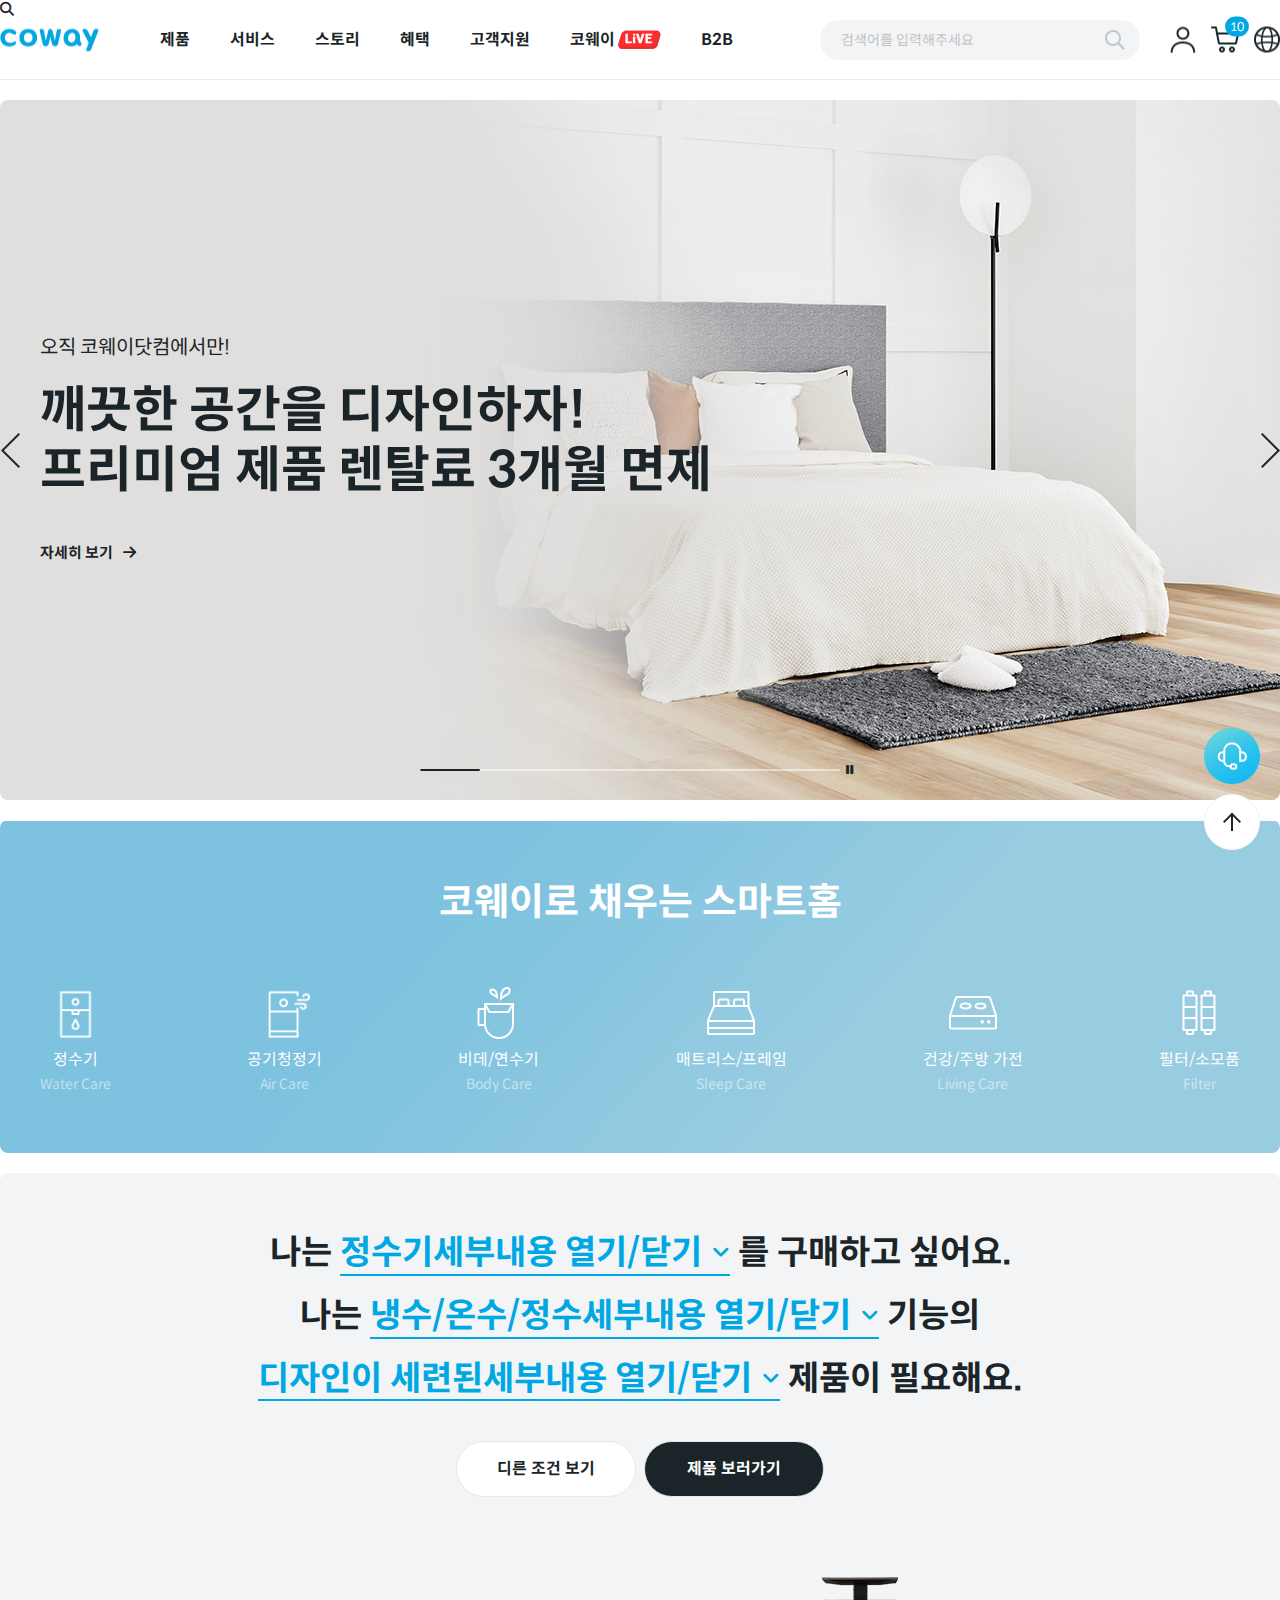
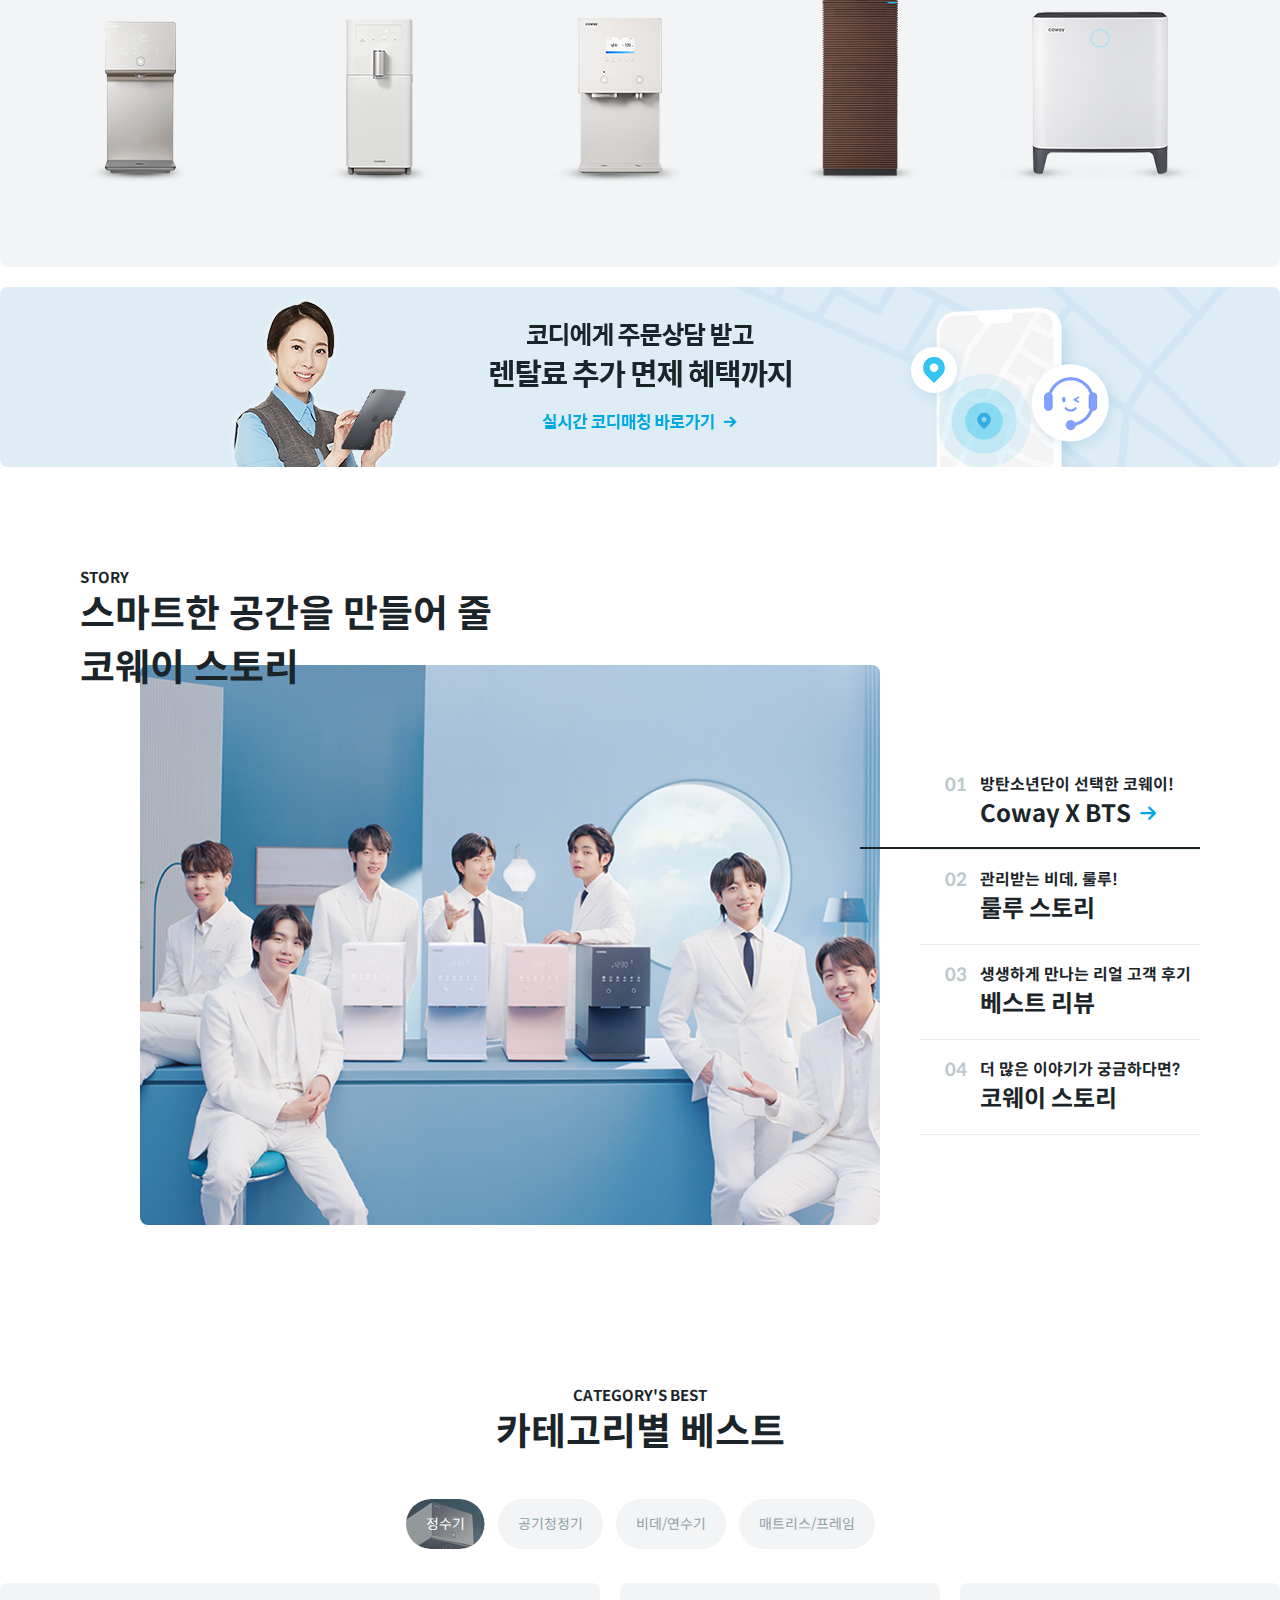
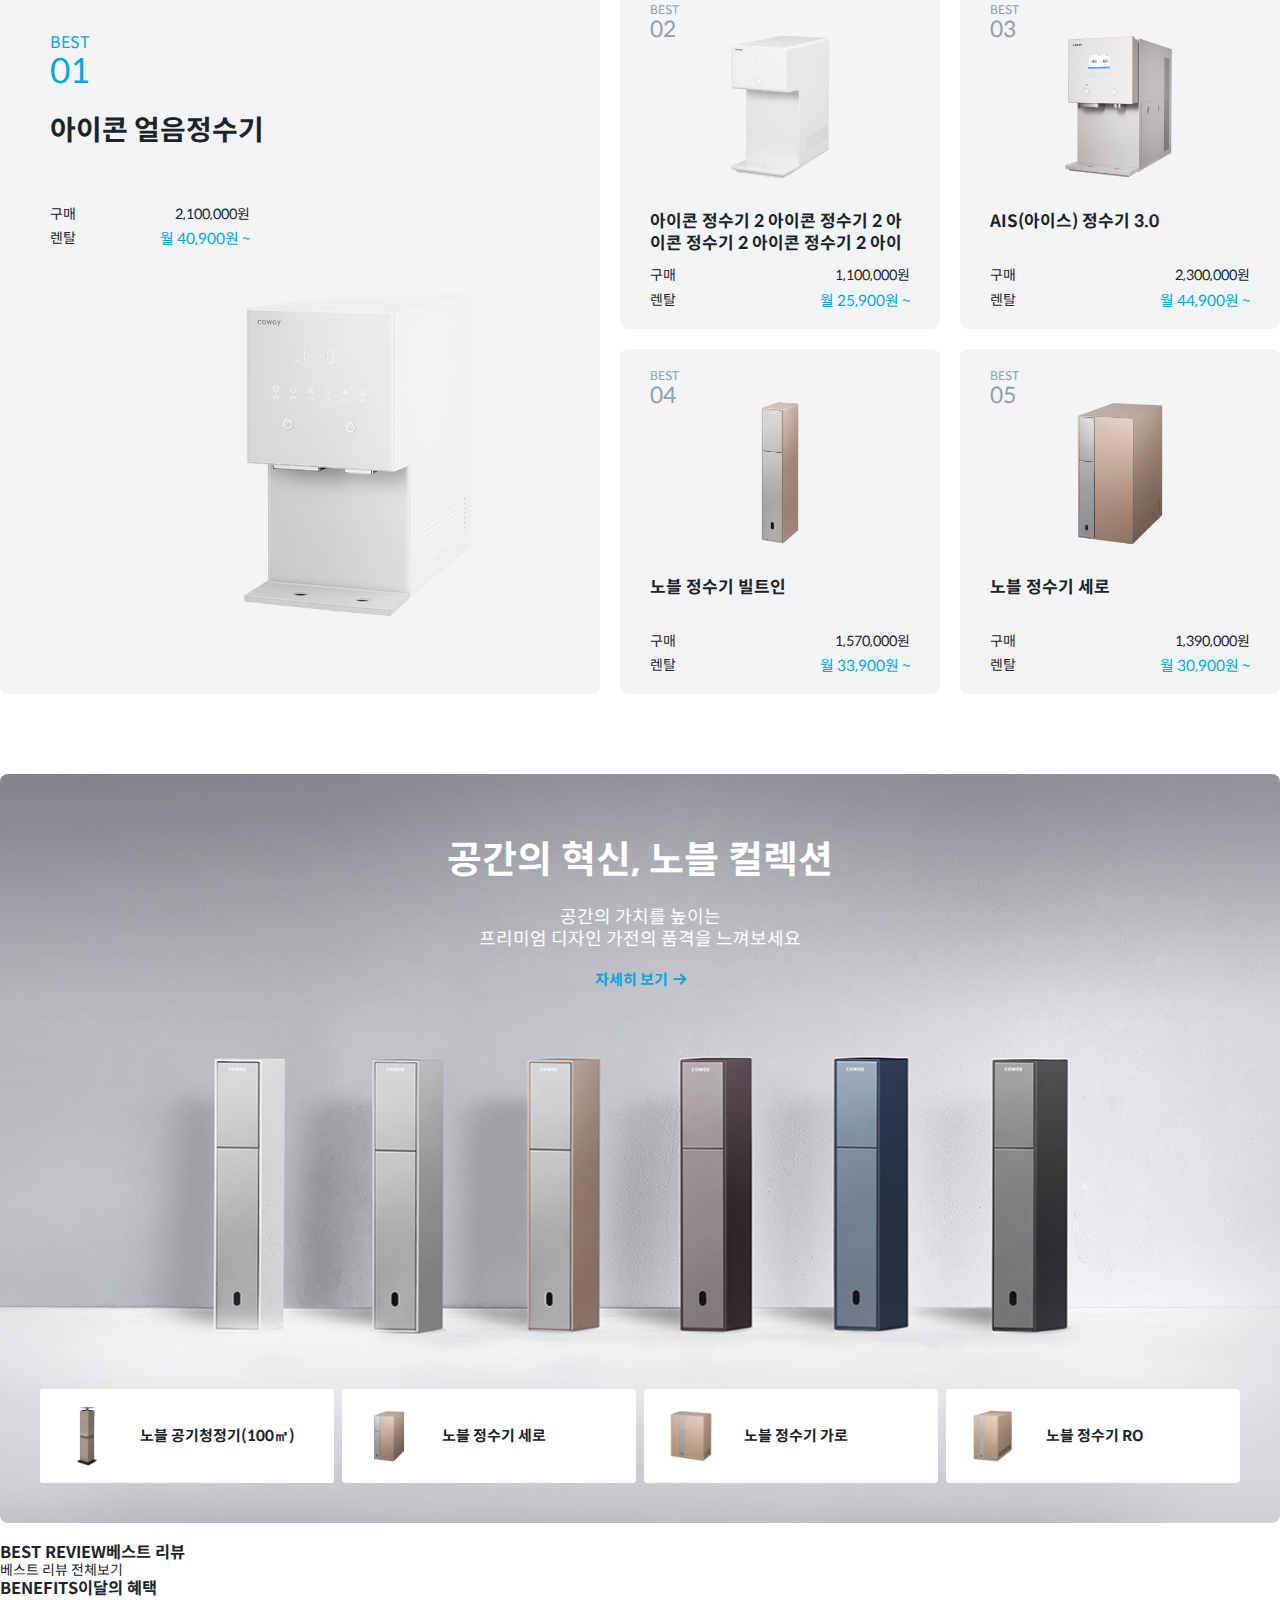
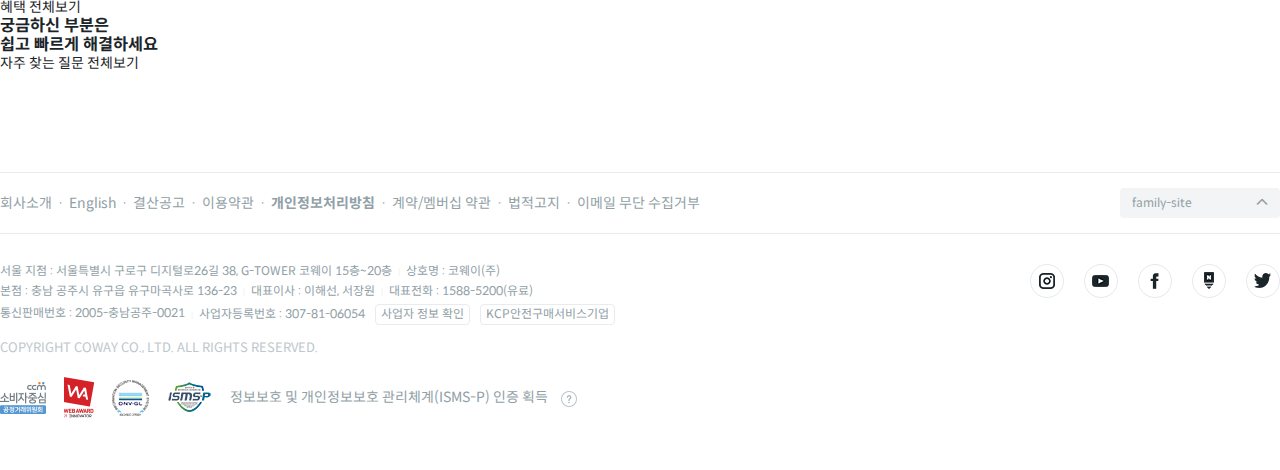
<file: index.html>
<!DOCTYPE html>
<html lang="ko">
  <head>
    <meta charset="utf-8">
    <meta http-equiv="X-UA-Compatible" content="IE=edge">
    <meta name="viewport" content="width=device-width, initial-scale=1, viewport-fit=cover, minimal-ui">
    <meta name="author" content="DinoWorks Inc. 디노웍스(주)">
    <meta name="apple-mobile-web-app-title" content="코웨이">
    <title>coway.com | 코웨이</title>
    <meta name="description" content="코웨이 정수기, 공기청정기, 비데, 매트리스, 안마의자 등, 다양한 제품의 전문적인 렌탈 서비스, coway.com에서 만나보세요.">
    <link rel="shortcut icon" href="./favicon.png" type="image/png">
    <link rel="stylesheet" href="./lib/fontawesome/css/all.min.css" type="text/css">
    <link rel="stylesheet" href="./css/web-font.css" type="text/css">
    <link rel="stylesheet" href="./css/reset.css" type="text/css">
    <!-- <link rel="stylesheet" href="./css/style-mobile.css" type="text/css"> -->
   
    <link rel="stylesheet" href="./css/style.css" type="text/css" media="all and (min-width: 1023.9px)">
    <link rel="stylesheet" href="./css/style-mobile.css" type="text/css" media="all and (max-width: 1023.9px)">

    <script src="./lib/jquery/jquery-3.6.1.min.js"></script>
    <script src="./js/dino-common.js"></script>
  </head>
  <body class="main">
    <div id="wrapper">
      <a href="#main" id="skip-nav">본문 바로가기</a>
      <header id="header">
        <span class="bg"></span>
        <div class="container">
          <h1><a href="#"><img alt="COWAY" src="./img/logo.png"><img alt="COWAY" src="./img/logo-white.png" class="mobile"></a></h1>
          <a href="#" class="menu mobile"><span>메뉴 열기/닫기</span></a>
          <nav id="gnb" class="open">
            <ul>
              <li data-menu="product">
                <a href="#">제품</a>
                <ul>
                  <li data-menu="plan"><a href="#">코웨이 결합플랜<img alt="더보기" src="./img/icon/icon-more.png"></a></li>
                  <li data-menu="water">
                    <a href="#">정수기</a>
                    <ul>
                      <li data-menu="cold"><a href="#">냉/온/정수기</a></li>
                      <li data-menu="ice"><a href="#">얼음/탄산 정수기</a></li>
                      <li data-menu="stand"><a href="#">스탠드 정수기</a></li>
                    </ul>
                  </li>
                  <li data-menu="air">
                    <a href="#">공기청정기</a>
                    <ul>
                      <li data-menu="normal"><a href="#">일반 공기청정기</a></li>
                      <li data-menu="humid"><a href="#">가습/제습청정기</a></li>
                      <li data-menu="clothing"><a href="#">의류청정기</a></li>
                    </ul>
                  </li>
                  <li data-menu="bidet">
                    <a href="#">비데/연수기</a>
                    <ul>
                      <li data-menu="lulu"><a href="#">룰루 비데</a></li>
                      <li data-menu="softener"><a href="#">연수기</a></li>
                    </ul>
                  </li>
                  <li data-menu="bed">
                    <a href="#">매트리스/프레임</a>
                    <ul>
                      <li data-menu="mattress"><a href="#">매트리스</a></li>
                      <li data-menu="frame"><a href="#">프레임</a></li>
                      <li data-menu="allinone"><a href="#">일체형</a></li>
                    </ul>
                  </li>
                  <li data-menu="home">
                    <a href="#">건강/주방 가전</a>
                    <ul>
                      <li data-menu="stove"><a href="#">전기레인지</a></li>
                      <li data-menu="massage"><a href="#">안마의자</a></li>
                      <li data-menu="etc"><a href="#">기타</a></li>
                    </ul>
                  </li>
                  <li data-menu="maintain">
                    <a href="#">필터/소모품</a>
                    <ul>
                      <li data-menu="water"><a href="#">정수기</a></li>
                      <li data-menu="air"><a href="#">공기청정기</a></li>
                      <li data-menu="bidet"><a href="#">룰루비데</a></li>
                    </ul>
                  </li>
                </ul>
              </li>
              <li data-menu="service">
                <a href="#">서비스</a>
                <ul>
                  <li data-menu="heart">
                    <a href="#">하트서비스</a>
                    <ul>
                      <li data-menu="water"><a href="#">정수기 하트서비스</a></li>
                      <li data-menu="air"><a href="#">공기청정기 하트서비스</a></li>
                      <li data-menu="bidet"><a href="#">비데 하트서비스</a></li>
                      <li data-menu="softener"><a href="#">연수기 하트서비스</a></li>
                    </ul>
                  </li>
                  <li data-menu="care">
                    <a href="#">케어서비스</a>
                    <ul>
                      <li data-menu="mattress"><a href="#">매트리스 케어서비스</a></li>
                      <li data-menu="air"><a href="#">환기장치 케어서비스</a></li>
                      <li data-menu="hood"><a href="#">주방후드 케어서비스</a></li>
                      <li data-menu="clothing"><a href="#">의류청정기 케어서비스</a></li>
                      <li data-menu="massage"><a href="#">안마의자 케어서비스</a></li>
                    </ul>
                  </li>
                  <li data-menu="digital">
                    <a href="#">디지털 서비스</a>
                    <ul>
                      <li data-menu="ar"><a href="#">AR 스마트카탈로그</a></li>
                      <li data-menu="locare"><a href="#">loCare 서비스</a></li>
                    </ul>
                  </li>
                  <li data-menu="space">
                    <a href="#">코웨이 Space</a>
                    <ul>
                      <li data-menu="experience"><a href="#">SLEEP CARE 체험매장</a></li>
                      <li data-menu="gallery"><a href="#">코웨이 Gallery</a></li>
                    </ul>
                  </li>
                  <li data-menu="etc">
                    <a href="#">기타서비스</a>
                    <ul>
                      <li data-menu="inspect"><a href="#">수질검사 서비스</a></li>
                      <li data-menu="collect"><a href="#">필터회수 서비스</a></li>
                    </ul>
                  </li>
                </ul>
              </li>
              <li data-menu="story">
                <a href="#">스토리</a>
                <ul>
                  <li data-menu="bts"><a href="#">Coway X BTS</a></li>
                  <li data-menu="lulu"><a href="#">룰루 스토리</a></li>
                  <li data-menu="best"><a href="#">베스트 리뷰</a></li>
                  <li data-menu="company"><a href="#">코웨이 스토리</a></li>
                </ul>
              </li>
              <li data-menu="benefit">
                <a href="#">혜택</a>
                <ul>
                  <li data-menu="glance"><a href="#">한눈에 보는 혜택</a></li>
                  <li data-menu="Proceeding"><a href="#">진행중 이벤트</a></li>
                  <li data-menu="win"><a href="#">당첨자 발표</a></li>
                  <li data-menu="card"><a href="#">제휴카드</a></li>
                </ul>
              </li>
              <li data-menu="cs">
                <a href="#">고객지원</a>
                <ul>
                  <li data-menu="use">
                    <a href="#">제품 사용 지원</a>
                    <ul>
                      <li data-menu="as"><a href="#">A/S·이전설치 신청</a></li>
                      <li data-menu="faq"><a href="#">자주 찾는 질문</a></li>
                      <li data-menu="self"><a href="#">스스로 관리팁</a></li>
                      <li data-menu="manual"><a href="#">제품 사용설명서 찾기</a></li>
                      <li data-menu="fee"><a href="#">요금/보증안내</a></li>
                    </ul>
                  </li>
                  <li data-menu="consult">
                    <a href="#">고객 상담</a>
                    <ul>
                      <li data-menu="book"><a href="#">상담예약</a></li>
                      <li data-menu="inquiry"><a href="#">1:1 문의</a></li>
                    </ul>
                  </li>
                  <li data-menu="board">
                    <a href="#">고객게시판</a>
                    <ul>
                      <li data-menu="notice"><a href="#">공지사항</a></li>
                      <li data-menu="news"><a href="#">서비스 뉴스</a></li>
                      <li data-menu="compliment"><a href="#">칭찬/개선</a></li>
                    </ul>
                  </li>
                  <li data-menu="etc">
                    <a href="#">기타 이용 안내</a>
                    <ul>
                      <li data-menu="store"><a href="#">매장 찾기</a></li>
                      <li data-menu="seller"><a href="#">판매인 검색</a></li>
                    </ul>
                  </li>
                </ul>
              </li>
              <li data-menu="coway" class="live"><a href="#">코웨이<span class="ir-hidden">Live</span></a></li>
              <li data-menu="b2b"><a href="#">B2B</a></li>
            </ul>
          </nav>

          <a href="#" class="open-search"><i class="fa-solid fa-search"><span>검색창 열기</span></i></a>
          <div class="search-total">
            <label for="search-keyword">통합검색</label>
            <input type="text" name="" id="search-keyword" placeholder="검색어를 입력해주세요">
            <a href="#"><img alt="검색하기" src="./img/icon/icon-search-gray.png"></a>
            <ul class="data">
              <li>노블 컬렉션 보러가기</li>
              <li>Coway-현대카드 렌탈료 할인+M포인트 적립</li>
              <li>BEST 제품 구매하고 아이패드 당첨 도전!</li>
              <li>더블케어 비데 렌탈하고 화장실 청소 받고!</li>
            </ul>
          </div>

          <ul class="icon-menu">
            <li>
              <a href="#" title="마이페이지"><img alt="마이페이지" src="./img/icon/icon-mypage.png"></a>
              <ul>
                <li><a href="#">사용중인 제품</a></li>
                <li><a href="#">주문내역</a></li>
                <li><a href="#">로그인</a></li>
              </ul>
            </li>
            <li>
              <a href="#" title="장바구니">
                <img alt="장바구니" src="./img/icon/icon-cart.png">
                <span class="badge">10</span>
              </a>
            </li>
            <li>
              <a href="#" title="글로벌사이트"><img alt="글로벌사이트" src="./img/icon/icon-global.png"></a>
              <div class="lang-popup">
                <a href="#" class="close" title="창닫기"><img alt="창닫기" src="./img/icon/icon-close.png"></a>
                <p class="title">국가를 선택하세요.</p>
                <ul class="custom-scroll">
                  <li><a href="#"><img alt="Australia" src="./img/flag/icon-flag-australia.png"><em>Australia</em></a></li>
                  <li><a href="#"><img alt="China" src="./img/flag/icon-flag-china.png"><em>China | 中国</em></a></li>
                  <li><a href="#"><img alt="Dominican Republic" src="./img/flag/icon-flag-dominica.png"><em>Dominican Republic<br>| República Dominicana</em></a></li>
                  <li><a href="#"><img alt="Germany" src="./img/flag/icon-flag-australia.png"><em>Germany | Deutschland</em></a></li>
                  <li><a href="#"><img alt="India" src="./img/flag/icon-flag-india.png"><em>India</em></a></li>
                  <li><a href="#"><img alt="Indonesia" src="./img/flag/icon-flag-indonesia.png"><em>Indonesia</em></a></li>
                  <li><a href="#"><img alt="Japan" src="./img/flag/icon-flag-japan.png"><em>Japan | 日本</em></a></li>
                  <li><a href="#"><img alt="Malaysia" src="./img/flag/icon-flag-malaysia.png"><em>Malaysia</em></a></li>
                  <li><a href="#"><img alt="Sweden" src="./img/flag/icon-flag-sweden.png"><em>Sweden | Sverige</em></a></li>
                  <li><a href="#"><img alt="Thailand" src="./img/flag/icon-flag-thailand.png"><em>Thailand | ประเทศไทย</em></a></li>
                  <li><a href="#"><img alt="UK" src="./img/flag/icon-flag-uk.png"><em>UK</em></a></li>
                  <li><a href="#"><img alt="USA(Rental)" src="./img/flag/icon-flag-usa.png"><em>USA(Rental)</em></a></li>
                  <li><a href="#"><img alt="USA(Retail)" src="./img/flag/icon-flag-usa.png"><em>USA(Retail)</em></a></li>
                  <li><a href="#"><img alt="Vietnam" src="./img/flag/icon-flag-vietnam.png"><em>Vietnam | Việt Nam</em></a></li>
                  <li><a href="#"><img alt="International" src="./img/flag/icon-flag-international.png"><em>International</em></a></li>
                </ul>
              </div>
            </li>
          </ul>
        </div>   <!-- div.container -->

        <div id="search-total">
          <div class="container">
            <div class="search">
              <label for="search-keyword-pop">통합검색</label>
              <input type="text" name="" id="search-keyword-pop">
              <a href="#" class="delete"><img alt="" src="./img/icon/icon-close-circle.png"></a>
              <a href="#" class="search"><img alt="검색하기" src="./img/icon/icon-search-black.png"></a>
              <ul class="recommend custom-scroll">
                <li><a href="#">정수기 필터 <em>정수기</em></a></li>
                <li><a href="#">정수기 필터</a></li>
                <li><a href="#">정수기 필터</a></li>
                <li><a href="#">정수기 필터</a></li>
                <li><a href="#">정수기 필터</a></li>
                <li><a href="#">정수기 필터</a></li>
                <li><a href="#">정수기 필터</a></li>
                <li><a href="#">정수기 필터</a></li>
                <li><a href="#">정수기 필터</a></li>
                <li><a href="#">정수기 필터</a></li>
                <li><a href="#">정수기 필터</a></li>
                <li><a href="#">정수기 필터</a></li>
                <li><a href="#">정수기 필터</a></li>
                <li><a href="#">정수기 필터</a></li>
                <li><a href="#">정수기 필터</a></li>
              </ul>
            </div>
            <div class="recent">
              <p class="title"><em>최근 검색어</em></p>
              <ul>
                <li class="no-info">최근 검색한 단어가 없습니다.</li>
                <li><a href="#">정수기1</a><a href="#">삭제</a></li>
                <li><a href="#">정수기1</a><a href="#">삭제</a></li>
                <li><a href="#">정수기1</a><a href="#">삭제</a></li>
                <li><a href="#">정수기1 정수기1 정수기1 정수기1 정수기1 정수기1</a><a href="#">삭제</a></li>
              </ul>
              <a href="#" class="delete-all">전체삭제</a>
            </div>
            <div class="rank">
              <p class="title"><em>인기 검색어 TOP 10</em></p>
              <ul>
                <li>
                  <a href="#">
                    <span class="rank">1</span>
                    <em>정수기</em>
                    <span class="icon no-change">변동없음</span>
                  </a>
                </li>
                <li>
                  <a href="#" title="아이콘 정수기2 아이콘 정수기2 아이콘 정수기2 아이콘 정수기2">
                    <span class="rank">2</span>
                    <em>아이콘 정수기2 아이콘 정수기2 아이콘 정수기2 아이콘 정수기2</em>
                    <span class="icon up">상승</span>
                  </a>
                </li>
                <li>
                  <a href="#">
                    <span class="rank">3</span>
                    <em>아이콘 얼음정수기</em>
                    <span class="icon down">하락</span>
                  </a>
                </li>
                <li>
                  <a href="#">
                    <span class="rank">4</span>
                    <em>제휴카드</em>
                    <span class="icon new">신규</span>
                  </a>
                </li>
                <li>
                  <a href="#">
                    <span class="rank">5</span>
                    <em>CHO-721N</em>
                    <span class="icon no-change">변동없음</span>
                  </a>
                </li>
                <li>
                  <a href="#">
                    <span class="rank">6</span>
                    <em>비데</em>
                    <span class="icon up">상승</span>
                  </a>
                </li>
                <li>
                  <a href="#">
                    <span class="rank">7</span>
                    <em>워터 스탠드 정수기</em>
                    <span class="icon down">하락</span>
                  </a>
                </li>
                <li>
                  <a href="#">
                    <span class="rank">8</span>
                    <em>필터</em>
                    <span class="icon no-change">변동없음</span>
                  </a>
                </li>
                <li>
                  <a href="#">
                    <span class="rank">9</span>
                    <em>CHPI-7400N</em>
                    <span class="icon up">상승</span>
                  </a>
                </li>
                <li>
                  <a href="#">
                    <span class="rank">10</span>
                    <em>제습기</em>
                    <span class="icon down">하락</span>
                  </a>
                </li>
              </ul>
            </div>
          </div>
          <a href="#" class="close"><img alt="검색창 닫기" src="./img/icon/icon-close-big.png"></a>
        </div>

        <div class="function">
          <div class="consult">
            <a href="#">상담링크</a>
            <ul>
              <li><a href="#"><em>실시간 코디매칭 주문</em>가까운 전문 판매인에게 상담받기</a></li>
              <li><a href="#"><em>카카오톡 문의</em>카카오톡으로 쉽고 빠른 상담하기</a></li>
              <li><a href="#"><em>콜센터(1588-5200)</em>콜센터로 바로 전화연결하기</a></li>
            </ul>
          </div>
          <a href="#" id="scroll-top"><img alt="페이지 상단 이동" src="./img/icon/icon-scroll-top.png"></a>
        </div>
      </header>

      <main id="main">
        <section id="main-visual">
          <h3 class="ir-hidden">메인 비주얼</h3>
          <p class="dummy mobile"><img alt="0000 000" src="./img/main-visual-01-m.jpg" class="mobile"></p>
          <ul class="slide">
            <li data-color="black">
              <img alt="0000 000" src="./img/main-visual-01.jpg" class="pc">
              <img alt="0000 000" src="./img/main-visual-01-m.jpg" class="mobile">
              <a href="#">
                <span class="text">오직 코웨이닷컴에서만!</span>
                <em>깨끗한 공간을 디자인하자!<br>프리미엄 제품 렌탈료 3개월 면제</em>
                <span class="link">자세히 보기</span>
              </a>
            </li>
            <li data-color="black">
              <img alt="" src="./img/main-visual-02.jpg" class="pc">
              <img alt="0000 000" src="./img/main-visual-02-m.jpg" class="mobile">
              <a href="#">
                <span class="text">코웨이와 함께, 즐거운 가을쇼핑</span>
                <em>코웨이 BEST 제품 구매하고<br>아이패드 당첨 도전!</em>
                <span class="link">자세히 보기</span>
              </a>
            </li>
            <li data-color="white">
              <img alt="" src="./img/main-visual-03.jpg" class="pc">
              <img alt="0000 000" src="./img/main-visual-03-m.jpg" class="mobile">
              <a href="#">
                <span class="text">코웨이 필터, 소모품 정기배송</span>
                <em>필터 교체 잊지 말고<br>정기배송으로 관리하자!</em>
                <span class="link">자세히 보기</span>
              </a>
            </li>
            <li data-color="white">
              <img alt="" src="./img/main-visual-04.jpg" class="pc">
              <img alt="0000 000" src="./img/main-visual-04-m.jpg" class="mobile">
              <a href="#">
                <span class="text">Coway-현대카드 M Edition3</span>
                <em>렌탈료 최대 24만원 할인<br>+ 3만 M포인트 적립 프로모션</em>
                <span class="link">자세히 보기</span>
              </a>
            </li>
            <li data-color="white">
              <img alt="청소연구소 화장실 1회 청소 쿠폰" src="./img/main-visual-05.jpg" class="pc">
              <img alt="0000 000" src="./img/main-visual-05-m.jpg" class="mobile">
              <a href="#">
                <span class="text">우리집 화장실 업그레이드 프로젝트</span>
                <em>더블케어 비데 렌탈하고<br>깨끗- 반짝- 화장실 청소 받고!</em>
                <span class="link">자세히 보기</span>
              </a>
            </li>
            <li data-color="white">
              <img alt="" src="./img/main-visual-06.jpg" class="pc">
              <img alt="0000 000" src="./img/main-visual-06-m.jpg" class="mobile">
              <a href="#">
                <span class="text">실시간 코디매칭의 특별한 혜택</span>
                <em>제품상담 전문가 코디에게 상담받고<br>렌탈료 3개월 면제 혜택까지</em>
                <span class="link">자세히 보기</span>
              </a>
            </li>
            <li data-color="black">
              <img alt="" src="./img/main-visual-07.jpg">
              <img alt="0000 000" src="./img/main-visual-07-m.jpg" class="mobile">
              <a href="#">
                <span class="text">코웨이를 친구에게 소개해줘!</span>
                <em>나도, 추천해준 친구도<br>네이버페이 포인트 3만원</em>
                <span class="link">자세히 보기</span>
              </a>
            </li>
          </ul>
          <div class="indicator">
            <span class="bar"><em>1 / 7</em></span>
            <a href="#" class="play on">
              <i class="fa-solid fa-play fa-fw start"><span>시작</span></i>
              <i class="fa-solid fa-pause fa-fw pause"><span>정지</span></i>
            </a>
          </div>
          <p class="control">
            <a href="#" class="prev">이전</a>
            <a href="#" class="next">다음</a>
          </p>
        </section>

        <section id="main-home">
          <h3>코웨이로 채우는 스마트홈</h3>
          <ul>
            <li>
              <a href="#">
                <img alt="" src="./img/main-home-icon-01.png">
                <em>정수기</em>
                <span>Water Care</span>
              </a>
            </li>
            <li>
              <a href="#">
                <img alt="" src="./img/main-home-icon-02.png">
                <em>공기청정기</em>
                <span>Air Care</span>
              </a>
            </li>
            <li>
              <a href="#">
                <img alt="" src="./img/main-home-icon-03.png">
                <em>비데/연수기</em>
                <span>Body Care</span>
              </a>
            </li>
            <li>
              <a href="#">
                <img alt="" src="./img/main-home-icon-04.png">
                <em>매트리스/프레임</em>
                <span>Sleep Care</span>
              </a>
            </li>
            <li>
              <a href="#">
                <img alt="" src="./img/main-home-icon-05.png">
                <em>건강/주방 가전</em>
                <span>Living Care</span>
              </a>
            </li>
            <li>
              <a href="#">
                <img alt="" src="./img/main-home-icon-06.png">
                <em>필터/소모품</em>
                <span>Filter</span>
              </a>
            </li>
          </ul>
        </section>

        <section id="main-product">
          <h3 class="ir-hidden">코웨이 제품 소개</h3>
          <div class="condition">
            <div class="condition-1">
              나는
              <div class="select">
                <a href="#">정수기<span>세부내용 열기/닫기</span></a>
                <ul>
                  <li><a href="#">정수기</a></li>
                  <li><a href="#">공기청정기</a></li>
                  <li><a href="#">매트리스</a></li>
                  <li><a href="#">비데</a></li>
                </ul>
              </div>
              를 구매하고 싶어요.
            </div>
            <div class="condition-2">
              나는
              <div class="select">
                <a href="#">냉수/온수/정수<span>세부내용 열기/닫기</span></a>
                <ul>
                  <li><a href="#">냉수/온수/정수</a></li>
                  <li><a href="#">냉수/정수</a></li>
                  <li><a href="#">정수전용</a></li>
                  <li><a href="#">얼음/탄산</a></li>
                </ul>
              </div>
              기능의
            </div>
            <div class="condition-3">
              <div class="select">
                <a href="#">디자인이 세련된<span>세부내용 열기/닫기</span></a>
                <ul>
                  <li><a href="#">디자인이 세련된</a></li>
                  <li><a href="#">컴팩트 사이즈의</a></li>
                  <li><a href="#">IOT 기능이 있는</a></li>
                  <li><a href="#">살균 기능이 있는</a></li>
                  <li><a href="#">전기료가 절약되는</a></li>
                </ul>
              </div>
              제품이 필요해요.
            </div>
          </div>
          <p class="button">
            <a href="#" class="white">디른 조건 보기</a>
            <a href="#" class="black">제품 보러가기</a>
          </p>
          <div class="banner-slide">
            <div class="container">
              <ul class="slide">
                <li><img alt="000" src="./img/main-product-01.png"></li>
                <li><img alt="000" src="./img/main-product-02.png"></li>
                <li><img alt="000" src="./img/main-product-03.png"></li>
                <li><img alt="000" src="./img/main-product-04.png"></li>
                <li><img alt="000" src="./img/main-product-05.png"></li>
                <li><img alt="000" src="./img/main-product-06.png"></li>
                <li><img alt="000" src="./img/main-product-07.png"></li>
                <li><img alt="000" src="./img/main-product-08.png"></li>
              </ul>
            </div>
          </div>
        </section>

        <section id="main-matching">
          <h3 class="ir-hidden">코디 매칭</h3>
          <a href="#"><img alt="코디에게 주문상담 받고 렌탈료 추가 면제 혜택까지. 실시간 코디매칭 바로가기" src="./img/main-matching.png"></a>
        </section>

        <section id="main-story">
          <h3><span>STORY</span>스마트한 공간을 만들어 줄<br>코웨이 스토리</h3>
          <ul class="story">
            <li class="on">
              <a href="#">
                <span class="no">01</span>
                <em><span>방탄소년단이 선택한 코웨이!</span>Coway X BTS</span></em>
              </a>
            </li>
            <li>
              <a href="#">
                <span class="no">02</span>
                <em><span>관리받는 비데, 룰루!</span>룰루 스토리</span></em>
              </a>
            </li>
            <li>
              <a href="#">
                <span class="no">03</span>
                <em><span>생생하게 만나는 리얼 고객 후기</span>베스트 리뷰</span></em>
              </a>
            </li>
            <li>
              <a href="#">
                <span class="no">04</span>
                <em><span>더 많은 이야기가 궁금하다면?</span>코웨이 스토리</span></em>
              </a>
            </li>
          </ul>
        </section>

        <section id="main-category">
          <h3><span>CATEGORY'S BEST</span>카테고리별 베스트</h3>
          <ul class="tab">
            <li class="on"><a href="#"><em>정수기<span>(선택됨)</span></em></a></li>
            <li><a href="#"><em>공기청정기</em></a></li>
            <li><a href="#"><em>비데/연수기</em></a></li>
            <li><a href="#"><em>매트리스/프레임</em></a></li>
          </ul>

          <section class="on">
            <h4 class="ir-hidden">정수기</h4>
            <ul>
              <li>
                <a href="#">
                  <span class="no"><span>BEST</span>01</span>
                  <img alt="아이콘 얼음정수기" src="./img/main-category-img-01-01.png">
                  <em>아이콘 얼음정수기</em>
                  <ul class="price">
                    <li><span>구매</span><em>2,100,000원</em></li>
                    <li><span>렌탈</span><em class="month">월 40,900원 ~</em></li>
                  </ul>
                </a>
              </li>
              <li>
                <a href="#">
                  <span class="no"><span>BEST</span>02</span>
                  <img alt="아이콘 정수기 2" src="./img/main-category-img-01-02.png">
                  <em>아이콘 정수기 2 아이콘 정수기 2 아이콘 정수기 2 아이콘 정수기 2 아이콘 정수기 2 아이콘 정수기 2 아이콘 정수기 2 아이콘 정수기 2</em>
                  <ul class="price">
                    <li><span>구매</span><em>1,100,000원</em></li>
                    <li><span>렌탈</span><em class="month">월 25,900원 ~</em></li>
                  </ul>
                </a>
              </li>
              <li>
                <a href="#">
                  <span class="no"><span>BEST</span>03</span>
                  <img alt="AIS(아이스) 정수기 3.0" src="./img/main-category-img-01-03.png">
                  <em>AIS(아이스) 정수기 3.0</em>
                  <ul class="price">
                    <li><span>구매</span><em>2,300,000원</em></li>
                    <li><span>렌탈</span><em class="month">월 44,900원 ~</em></li>
                  </ul>
                </a>
              </li>
              <li>
                <a href="#">
                  <span class="no"><span>BEST</span>04</span>
                  <img alt="노블 정수기 빌트인" src="./img/main-category-img-01-04.png">
                  <em>노블 정수기 빌트인</em>
                  <ul class="price">
                    <li><span>구매</span><em>1,570,000원</em></li>
                    <li><span>렌탈</span><em class="month">월 33,900원 ~</em></li>
                  </ul>
                </a>
              </li>
              <li>
                <a href="#">
                  <span class="no"><span>BEST</span>05</span>
                  <img alt="노블 정수기 세로" src="./img/main-category-img-01-05.png">
                  <em>노블 정수기 세로</em>
                  <ul class="price">
                    <li><span>구매</span><em>1,390,000원</em></li>
                    <li><span>렌탈</span><em class="month">월 30,900원 ~</em></li>
                  </ul>
                </a>
              </li>
            </ul>
          </section>

          <section>
            <h4 class="ir-hidden">공기청정기</h4>
            <ul>
              <li>
                <a href="#">
                  <span class="no"><span>BEST</span>01</span>
                  <img alt="노블 공기청정기(50㎡)" src="./img/main-category-img-02-01.png">
                  <em>노블 공기청정기(50㎡)</em>
                  <ul class="price">
                    <li><span>구매</span><em>989,000원</em></li>
                    <li><span>렌탈</span><em class="month">월 29,900원 ~</em></li>
                  </ul>
                </a>
              </li>
              <li>
                <a href="#">
                  <span class="no"><span>BEST</span>02</span>
                  <img alt="노블 공기청정기(66㎡)" src="./img/main-category-img-02-02.png">
                  <em>노블 공기청정기(66㎡)</em>
                  <ul class="price">
                    <li><span>구매</span><em>1,189,000원</em></li>
                    <li><span>렌탈</span><em class="month">월 32,900원 ~</em></li>
                  </ul>
                </a>
              </li>
              <li>
                <a href="#">
                  <span class="no"><span>BEST</span>03</span>
                  <img alt="노블 공기청정기(100㎡)" src="./img/main-category-img-03-03.png">
                  <em>노블 공기청정기(100㎡)</em>
                  <ul class="price">
                    <li><span>구매</span><em>1,689,000원</em></li>
                    <li><span>렌탈</span><em class="month">월 48,900원 ~</em></li>
                  </ul>
                </a>
              </li>
              <li>
                <a href="#">
                  <span class="no"><span>BEST</span>04</span>
                  <img alt="싱글파워 공기청정기" src="./img/main-category-img-02-04.png">
                  <em>싱글파워 공기청정기</em>
                  <ul class="price">
                    <li><span>구매</span><em>590,000원</em></li>
                    <li><span>렌탈</span><em class="month">월 17,900원 ~</em></li>
                  </ul>
                </a>
              </li>
              <li>
                <a href="#">
                  <span class="no"><span>BEST</span>05</span>
                  <img alt="듀얼클린 가습공기청정기" src="./img/main-category-img-02-05.png">
                  <em>듀얼클린 가습공기청정기</em>
                  <ul class="price">
                    <li><span>구매</span><em>1,200,000원</em></li>
                    <li><span>렌탈</span><em class="month">월 25,400원 ~</em></li>
                  </ul>
                </a>
              </li>
            </ul>
          </section>

          <section>
            <h4 class="ir-hidden">비데/연수기</h4>
            <ul>
              <li>
                <a href="#">
                  <span class="no"><span>BEST</span>01</span>
                  <img alt="더블케어 비데" src="./img/main-category-img-03-01.png">
                  <em>더블케어 비데</em>
                  <ul class="price">
                    <li><span>구매</span><em>770,000원</em></li>
                    <li><span>렌탈</span><em class="month">월 21,900원 ~</em></li>
                  </ul>
                </a>
              </li>
              <li>
                <a href="#">
                  <span class="no"><span>BEST</span>02</span>
                  <img alt="더블케어 플러스 비데" src="./img/main-category-img-03-02.png">
                  <em>더블케어 플러스 비데</em>
                  <ul class="price">
                    <li><span>구매</span><em>930,000원</em></li>
                    <li><span>렌탈</span><em class="month">월 24,900원 ~</em></li>
                  </ul>
                </a>
              </li>
              <li>
                <a href="#">
                  <span class="no"><span>BEST</span>03</span>
                  <img alt="스스로케어 비데 (BAS29-C)" src="./img/main-category-img-03-03.png">
                  <em>스스로케어 비데 (BAS29-C)</em>
                  <ul class="price">
                    <li><span>구매</span><em>740,000원</em></li>
                    <li><span>렌탈</span><em class="month">월 19,900원 ~</em></li>
                  </ul>
                </a>
              </li>
              <li>
                <a href="#">
                  <span class="no"><span>BEST</span>04</span>
                  <img alt="프라임 비데(BA36-A)" src="./img/main-category-img-03-04.png">
                  <em>프라임 비데(BA36-A)</em>
                  <ul class="price">
                    <li><span>구매</span><em>725,000원</em></li>
                    <li><span>렌탈</span><em class="month">월 19,400원 ~</em></li>
                  </ul>
                </a>
              </li>
              <li>
                <a href="#">
                  <span class="no"><span>BEST</span>05</span>
                  <img alt="스킨플러스 연수기(일반형)" src="./img/main-category-img-03-05.png">
                  <em>스킨플러스 연수기(일반형)</em>
                  <ul class="price">
                    <li><span>구매</span><em>1,140,000원</em></li>
                    <li><span>렌탈</span><em class="month">월 25,900원 ~</em></li>
                  </ul>
                </a>
              </li>
            </ul>
          </section>

          <section>
            <h4 class="ir-hidden">매드리스/프레임</h4>
            <ul>
              <li>
                <a href="#">
                  <span class="no"><span>BEST</span>01</span>
                  <img alt="탑퍼교체 매트리스 프라임" src="./img/main-category-img-04-01.png">
                  <em>탑퍼교체 매트리스<br>프라임</em>
                  <ul class="price">
                    <li><span>구매</span><em>1,485,000원</em></li>
                    <li><span>렌탈</span><em class="month">월 18,900원 ~</em></li>
                  </ul>
                </a>
              </li>
              <li>
                <a href="#">
                  <span class="no"><span>BEST</span>02</span>
                  <img alt="원바디 제로 매트리스" src="./img/main-category-img-04-02.png">
                  <em>원바디 제로 매트리스</em>
                  <ul class="price">
                    <li><span>구매</span><em>1,030,000원</em></li>
                    <li><span>렌탈</span><em class="month">월 15,900원 ~</em></li>
                  </ul>
                </a>
              </li>
              <li>
                <a href="#">
                  <span class="no"><span>BEST</span>03</span>
                  <img alt="마이 프레임 (사이드형)" src="./img/main-category-img-04-03.png">
                  <em>마이 프레임 (사이드형)</em>
                  <ul class="price">
                    <li><span>구매</span><em>2,150,000원</em></li>
                    <li><span>렌탈</span><em class="month">월 28,900원 ~</em></li>
                  </ul>
                </a>
              </li>
              <li>
                <a href="#">
                  <span class="no"><span>BEST</span>04</span>
                  <img alt="탑퍼교체 매트리스 하이브리드3" src="./img/main-category-img-04-04.png">
                  <em>탑퍼교체 매트리스 하이브리드3</em>
                  <ul class="price">
                    <li><span>구매</span><em>1,936,000원</em></li>
                    <li><span>렌탈</span><em class="month">월 29,900원 ~</em></li>
                  </ul>
                </a>
              </li>
              <li>
                <a href="#">
                  <span class="no"><span>BEST</span>05</span>
                  <img alt="탑퍼교체 프라임플러스 2 매트리스" src="./img/main-category-img-04-05.png">
                  <em>탑퍼교체 프라임플러스 2 매트리스</em>
                  <ul class="price">
                    <li><span>구매</span><em>1,705,000원</em></li>
                    <li><span>렌탈</span><em class="month">월 24,900원 ~</em></li>
                  </ul>
                </a>
              </li>
            </ul>
          </section>
        </section>

        <section id="main-noble">
          <h3>공간의 혁신, 노블 컬렉션</h3>
          <p>공간의 가치를 높이는<br>프리미엄 디자인 가전의 품격을 느껴보세요</p>
          <a href="#">자세히 보기</a>
          <div class="banner-slide">
            <div class="container">
              <ul class="slide">
                <li><a href="#"><img alt="" src="./img/main-noble-01.png"><em>노블 정부기 빌트인</em></a></li>
                <li><a href="#"><img alt="" src="./img/main-noble-02.png"><em>노블 정수기 세로</em></a></li>
                <li><a href="#"><img alt="" src="./img/main-noble-03.png"><em>노블 정수기 가로</em></a></li>
                <li><a href="#"><img alt="" src="./img/main-noble-04.png"><em>노블 정수기 RO</em></a></li>
                <li><a href="#"><img alt="" src="./img/main-noble-05.png"><em>노블 공기청정기(66㎡)</em></a></li>
                <li><a href="#"><img alt="" src="./img/main-noble-06.png"><em>노블 공기청정기(50㎡)</em></a></li>
                <li><a href="#"><img alt="" src="./img/main-noble-07.png"><em>노블 가습기 (자연기화식)</em></a></li>
                <li><a href="#"><img alt="" src="./img/main-noble-08.png"><em>노블 제습기</em></a></li>
                <li><a href="#"><img alt="" src="./img/main-noble-09.png"><em>노블 공기청정기(100㎡)</em></a></li>
              </ul>
            </div>
            <p class="control">
              <a href="#" class="prev"><img alt="이전" src="./img/icon/icon-left-circle.png"></a>
              <a href="#" class="next"><img alt="다음" src="./img/icon/icon-right-circle.png"></a>
            </p>
          </div>
        </section>

        <section id="main-review">
          <h3><span>BEST REVIEW</span>베스트 리뷰</h3>
          <a href="#">베스트 리뷰 전체보기</a>

        </section>

        <section id="main-benefit">
          <h3><span>BENEFITS</span>이달의 혜택</h3>
          <a href="#">혜택 전체보기</a>

        </section>

        <section id="main-faq">
          <h3>궁금하신 부분은<br>쉽고 빠르게 해결하세요</h3>
          <a href="#">자주 찾는 질문 전체보기</a>

        </section>

      </main>

      <footer id="footer">
        <div class="footer-top">
          <div class="container">
            <ul class="link">
              <li><a href="#">회사소개</a></li>
              <li><a href="#">English</a></li>
              <li><a href="#">결산공고</a></li>
              <li><a href="#">이용약관</a></li>
              <li><a href="#"><em>개인정보처리방침</em></a></li>
              <li><a href="#">계약/멤버십 약관</a></li>
              <li><a href="#">법적고지</a></li>
              <li><a href="#">이메일 무단 수집거부</a></li>
            </ul>
            <div class="family-site">
              <a href="#">family-site<i class="fa-solid fa-chevron-up"><span>열기/닫기</span></i></a>
              <ul>
                <li><a href="#" target="_blank">기업 사이트</a></li>
                <li><a href="#" target="_blank">IR Site</a></li>
                <li><a href="#" target="_blank">지속가능경영보고</a></li>
                <li><a href="#" target="_blank">결산공고</a></li>
                <li><a href="#" target="_blank">환경분석센터</a></li>
                <li><a href="#" target="_blank">물맛연구소</a></li>
                <li><a href="#" target="_blank">Re:NK</a></li>
                <li><a href="#" target="_blank">올빚</a></li>
                <li><a href="#" target="_blank">헬시그루</a></li>
              </ul>
            </div>
          </div>
        </div>
        <div class="footer-bottom">
          <div class="container">
            <address>
              <p><span>서울 지점 : 서울특별시 구로구 디지털로26길 38, G-TOWER 코웨이 15층~20층</span><span>상호명 : 코웨이(주)</span></p>
              <p><span>본점 : 충남 공주시 유구읍 유구마곡사로 136-23</span><span>대표이사 : 이해선, 서장원</span><span>대표전화 : 1588-5200(유료)</span></p>
              <p><span>통신판매번호 : 2005-충남공주-0021</span><span>사업자등록번호 : 307-81-06054</span><a href="#">사업자 정보 확인</a><a href="#">KCP안전구매서비스기업</a></p>
            </address>
            <p class="copyright">COPYRIGHT COWAY CO., LTD. ALL RIGHTS RESERVED.</p>
            <ul class="cert">
              <li><img alt="소비자중심경영 ccm 인증" title="소비자중심경영 ccm 인증" src="./img/footer-cert-01.png"></li>
              <li><img alt="웹어워드수상" title="웹어워드수상" src="./img/footer-cert-02.png"></li>
              <li><img alt="DNV GL마크" title="DNV GL마크" src="./img/footer-cert-03.png"></li>
              <li><img alt="ISMS 인증" title="ISMS 인증" src="./img/footer-cert-04.png"></li>
              <li>
                <span>정보보호 및 개인정보보호 관리체계(ISMS-P) 인증 획득</span>
                <a href="#" class="desc"><img alt="" src="./img/icon/icon-help.png"></a>
                <div class="popup">
                  <p>정보보호 및 개인정보보호 관리체계(ISMS-P) 인증 획득</p>
                  <p>[인증범위] 코웨이 온라인 서비스 (코웨이닷컴, 코스메틱)</p>
                  <p>[유효기간] 2022.06.15 ~ 2025.06.14</p>
                  <a href="#" class="close"><img alt="창닫기" src="./img/icon/icon-close.png"></a>
                </div>
              </li>
            </ul>
            <ul class="sns-link">
              <li><a href="#"><img alt="인스타그램" src="./img/icon/icon-sns-instagram.png"></a></li>
              <li><a href="#"><img alt="유튜브" src="./img/icon/icon-sns-youtube.png"></a></li>
              <li><a href="#"><img alt="패이스북" src="./img/icon/icon-sns-facebook.png"></a></li>
              <li><a href="#"><img alt="네이버 블로그" src="./img/icon/icon-sns-nblog.png"></a></li>
              <li><a href="#"><img alt="트위터" src="./img/icon/icon-sns-twitter.png"></a></li>
            </ul>
          </div>
        </div>
      </footer>
    </div>

<script>
'use strict';
$('#header a.menu').on


</script>

  </body>
</html>
</file>
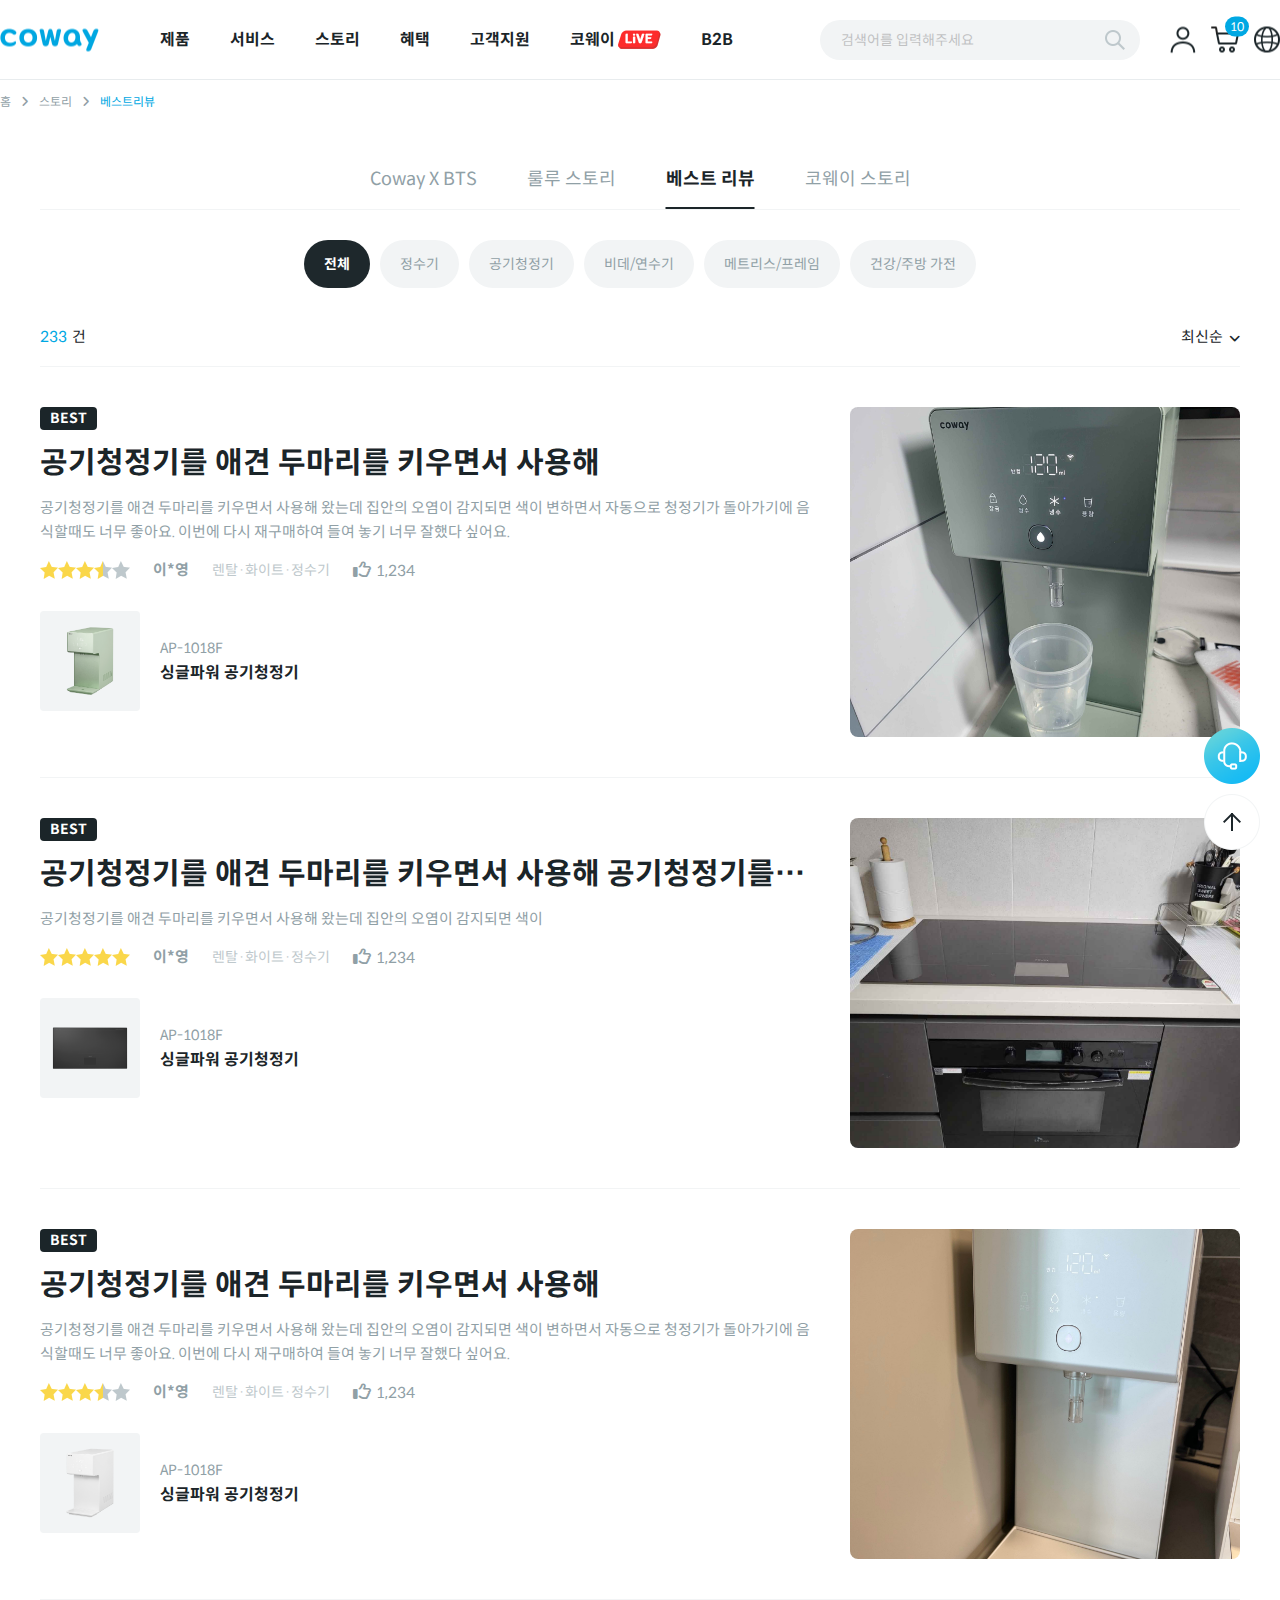
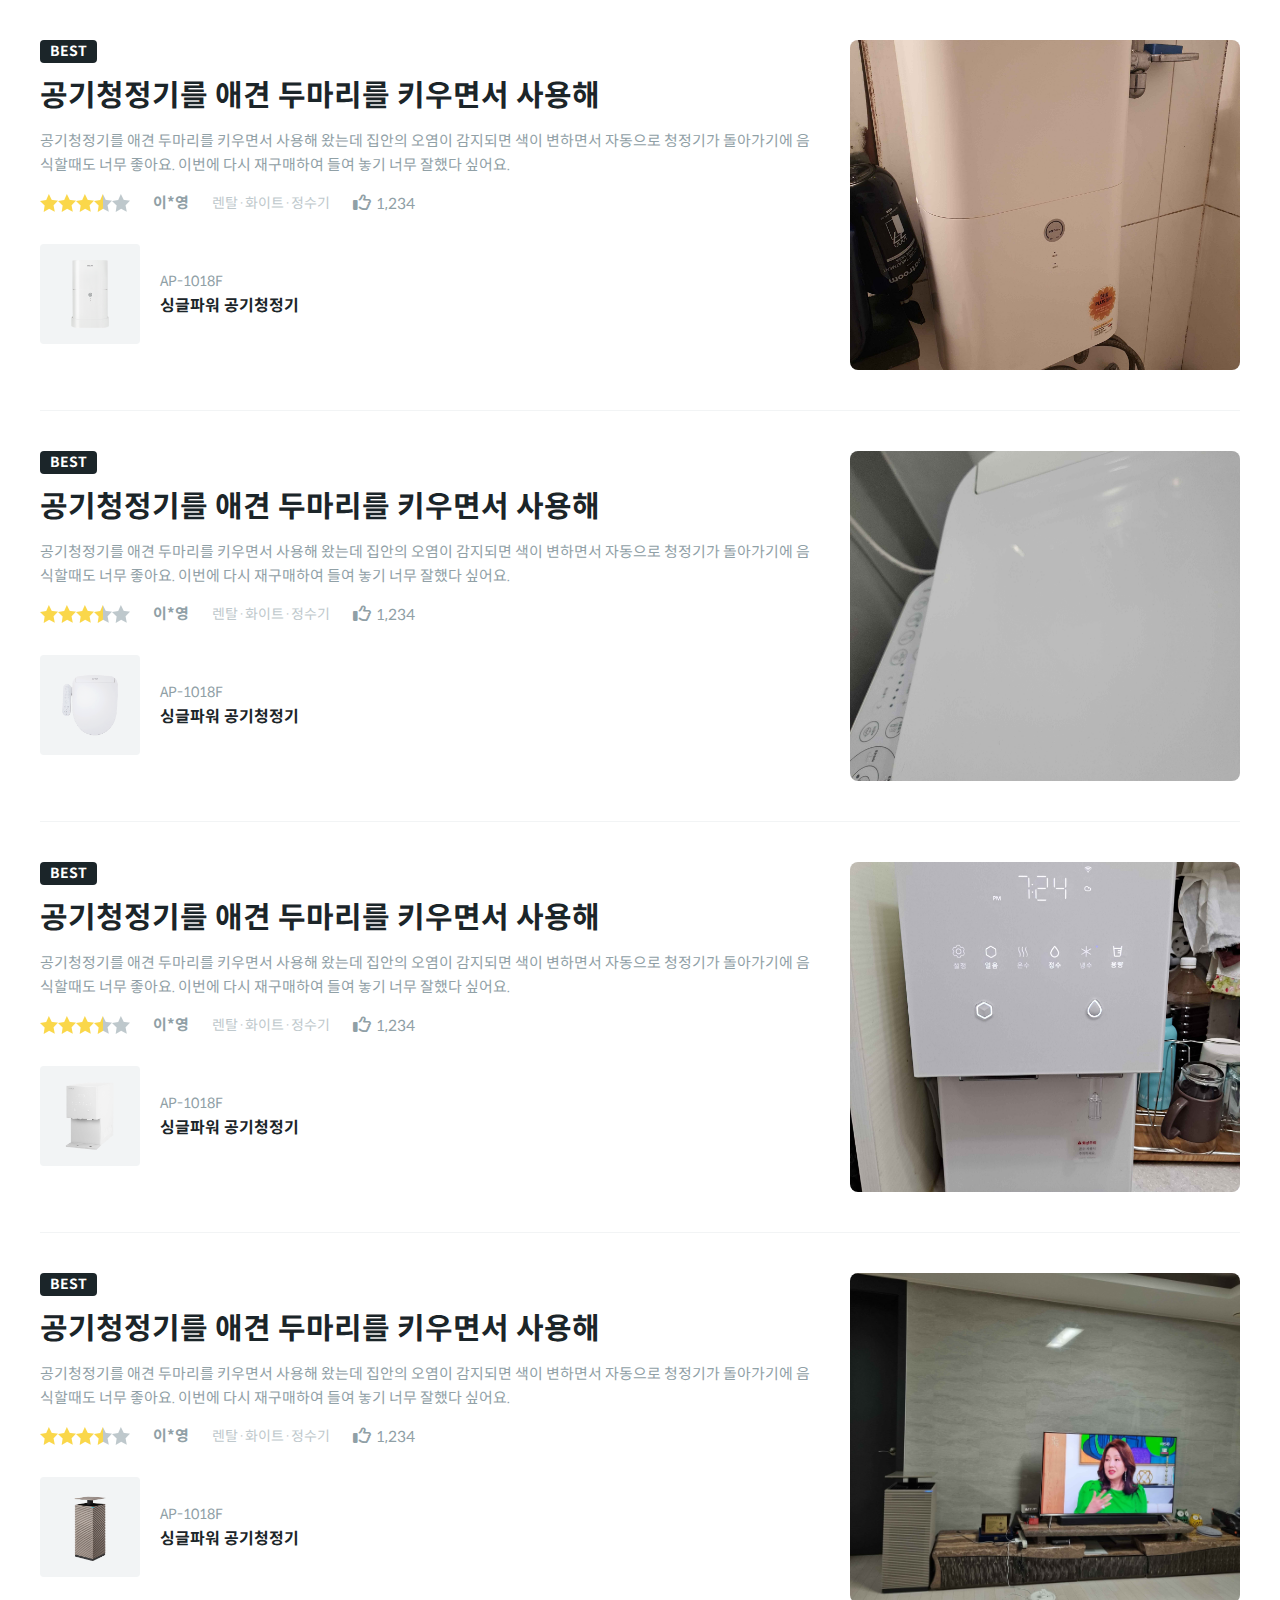
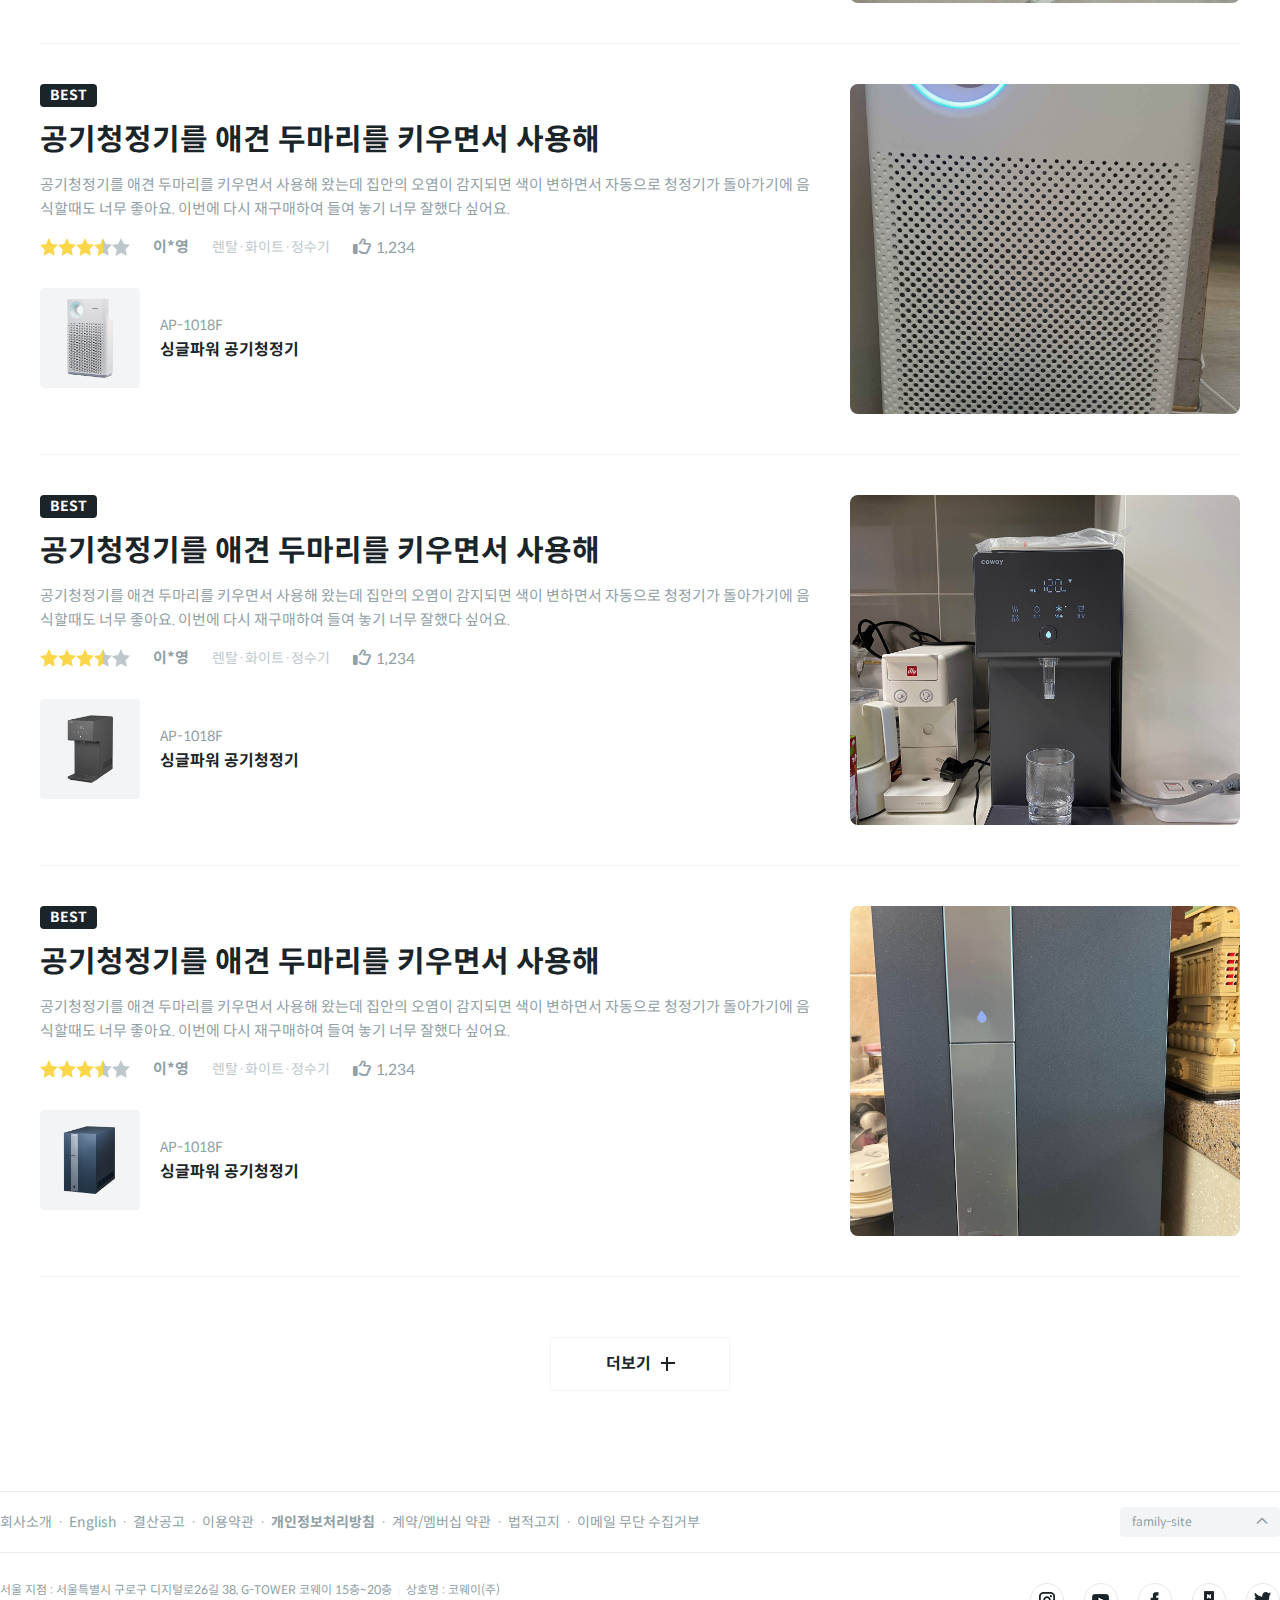
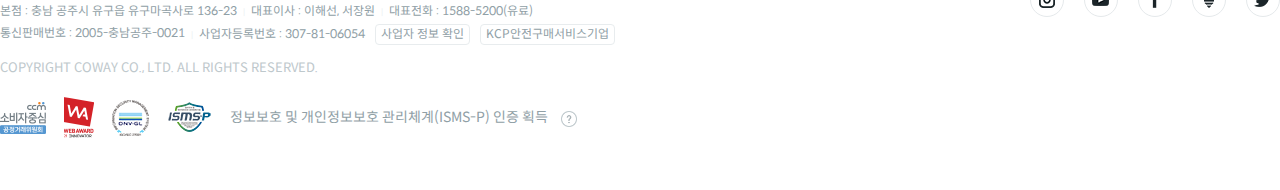
<file: page/story-best.html>
<!DOCTYPE html>
<html lang="ko">
  <head>
    <meta charset="utf-8">
    <meta http-equiv="X-UA-Compatible" content="IE=edge">
    <meta name="viewport" content="width=device-width, initial-scale=1, viewport-fit=cover, minimal-ui">
    <meta name="author" content="DinoWorks Inc. 디노웍스(주)">
    <meta name="apple-mobile-web-app-title" content="코웨이">
    <title>베스트 리뷰 | 스토리 | coway.com | 코웨이</title>
    <meta name="description" content="코웨이와 함께 하는 스마트홈 라이프 생생한 리뷰로 만나보세요.">
    <link rel="shortcut icon" href="../favicon.png" type="image/png">
    <link rel="stylesheet" href="../lib/fontawesome/css/all.min.css" type="text/css">
    <link rel="stylesheet" href="../css/web-font.css" type="text/css">
    <link rel="stylesheet" href="../css/reset.css" type="text/css">
    <link rel="stylesheet" href="../css/style.css" type="text/css">
    <!--
    <link rel="stylesheet" href="./css/style.css" type="text/css" media="all and (min-width: 1023.9px)">
    <link rel="stylesheet" href="./css/style-mobile.css" type="text/css" media="all and (max-width: 1023.9px)">
-->
    <script src="../lib/jquery/jquery-3.6.1.min.js"></script>
    <script src="../js/dino-common.js"></script>
  </head>
  <body class="sub story best">
    <div id="wrapper">
      <a href="#main" id="skip-nav">본문 바로가기</a>
      <header id="header">
        <span class="bg"></span>
        <div class="container">
          <h1><a href="#"><img alt="COWAY" src="../img/logo.png"></a></h1>
          <nav id="gnb">
            <ul>
              <li data-menu="product">
                <a href="#">제품</a>
                <ul>
                  <li data-menu="plan"><a href="#">코웨이 결합플랜<img alt="더보기" src="../img/icon/icon-more.png"></a></li>
                  <li data-menu="water">
                    <a href="#">정수기</a>
                    <ul>
                      <li data-menu="cold"><a href="#">냉/온/정수기</a></li>
                      <li data-menu="ice"><a href="#">얼음/탄산 정수기</a></li>
                      <li data-menu="stand"><a href="#">스탠드 정수기</a></li>
                    </ul>
                  </li>
                  <li data-menu="air">
                    <a href="#">공기청정기</a>
                    <ul>
                      <li data-menu="normal"><a href="#">일반 공기청정기</a></li>
                      <li data-menu="humid"><a href="#">가습/제습청정기</a></li>
                      <li data-menu="clothing"><a href="#">의류청정기</a></li>
                    </ul>
                  </li>
                  <li data-menu="bidet">
                    <a href="#">비데/연수기</a>
                    <ul>
                      <li data-menu="lulu"><a href="#">룰루 비데</a></li>
                      <li data-menu="softener"><a href="#">연수기</a></li>
                    </ul>
                  </li>
                  <li data-menu="bed">
                    <a href="#">매트리스/프레임</a>
                    <ul>
                      <li data-menu="mattress"><a href="#">매트리스</a></li>
                      <li data-menu="frame"><a href="#">프레임</a></li>
                      <li data-menu="allinone"><a href="#">일체형</a></li>
                    </ul>
                  </li>
                  <li data-menu="home">
                    <a href="#">건강/주방 가전</a>
                    <ul>
                      <li data-menu="stove"><a href="#">전기레인지</a></li>
                      <li data-menu="massage"><a href="#">안마의자</a></li>
                      <li data-menu="etc"><a href="#">기타</a></li>
                    </ul>
                  </li>
                  <li data-menu="maintain">
                    <a href="#">필터/소모품</a>
                    <ul>
                      <li data-menu="water"><a href="#">정수기</a></li>
                      <li data-menu="air"><a href="#">공기청정기</a></li>
                      <li data-menu="bidet"><a href="#">룰루비데</a></li>
                    </ul>
                  </li>
                </ul>
              </li>
              <li data-menu="service">
                <a href="#">서비스</a>
                <ul>
                  <li data-menu="heart">
                    <a href="#">하트서비스</a>
                    <ul>
                      <li data-menu="water"><a href="#">정수기 하트서비스</a></li>
                      <li data-menu="air"><a href="#">공기청정기 하트서비스</a></li>
                      <li data-menu="bidet"><a href="#">비데 하트서비스</a></li>
                      <li data-menu="softener"><a href="#">연수기 하트서비스</a></li>
                    </ul>
                  </li>
                  <li data-menu="care">
                    <a href="#">케어서비스</a>
                    <ul>
                      <li data-menu="mattress"><a href="#">매트리스 케어서비스</a></li>
                      <li data-menu="air"><a href="#">환기장치 케어서비스</a></li>
                      <li data-menu="hood"><a href="#">주방후드 케어서비스</a></li>
                      <li data-menu="clothing"><a href="#">의류청정기 케어서비스</a></li>
                      <li data-menu="massage"><a href="#">안마의자 케어서비스</a></li>
                    </ul>
                  </li>
                  <li data-menu="digital">
                    <a href="#">디지털 서비스</a>
                    <ul>
                      <li data-menu="ar"><a href="#">AR 스마트카탈로그</a></li>
                      <li data-menu="locare"><a href="#">loCare 서비스</a></li>
                    </ul>
                  </li>
                  <li data-menu="space">
                    <a href="#">코웨이 Space</a>
                    <ul>
                      <li data-menu="experience"><a href="#">SLEEP CARE 체험매장</a></li>
                      <li data-menu="gallery"><a href="#">코웨이 Gallery</a></li>
                    </ul>
                  </li>
                  <li data-menu="etc">
                    <a href="#">기타서비스</a>
                    <ul>
                      <li data-menu="inspect"><a href="#">수질검사 서비스</a></li>
                      <li data-menu="collect"><a href="#">필터회수 서비스</a></li>
                    </ul>
                  </li>
                </ul>
              </li>
              <li data-menu="story">
                <a href="#">스토리</a>
                <ul>
                  <li data-menu="bts"><a href="#">Coway X BTS</a></li>
                  <li data-menu="lulu"><a href="#">룰루 스토리</a></li>
                  <li data-menu="best"><a href="#">베스트 리뷰</a></li>
                  <li data-menu="company"><a href="#">코웨이 스토리</a></li>
                </ul>
              </li>
              <li data-menu="benefit">
                <a href="#">혜택</a>
                <ul>
                  <li data-menu="glance"><a href="#">한눈에 보는 혜택</a></li>
                  <li data-menu="Proceeding"><a href="#">진행중 이벤트</a></li>
                  <li data-menu="win"><a href="#">당첨자 발표</a></li>
                  <li data-menu="card"><a href="#">제휴카드</a></li>
                </ul>
              </li>
              <li data-menu="cs">
                <a href="#">고객지원</a>
                <ul>
                  <li data-menu="use">
                    <a href="#">제품 사용 지원</a>
                    <ul>
                      <li data-menu="as"><a href="#">A/S·이전설치 신청</a></li>
                      <li data-menu="faq"><a href="#">자주 찾는 질문</a></li>
                      <li data-menu="self"><a href="#">스스로 관리팁</a></li>
                      <li data-menu="manual"><a href="#">제품 사용설명서 찾기</a></li>
                      <li data-menu="fee"><a href="#">요금/보증안내</a></li>
                    </ul>
                  </li>
                  <li data-menu="consult">
                    <a href="#">고객 상담</a>
                    <ul>
                      <li data-menu="book"><a href="#">상담예약</a></li>
                      <li data-menu="inquiry"><a href="#">1:1 문의</a></li>
                    </ul>
                  </li>
                  <li data-menu="board">
                    <a href="#">고객게시판</a>
                    <ul>
                      <li data-menu="notice"><a href="#">공지사항</a></li>
                      <li data-menu="news"><a href="#">서비스 뉴스</a></li>
                      <li data-menu="compliment"><a href="#">칭찬/개선</a></li>
                    </ul>
                  </li>
                  <li data-menu="etc">
                    <a href="#">기타 이용 안내</a>
                    <ul>
                      <li data-menu="store"><a href="#">매장 찾기</a></li>
                      <li data-menu="seller"><a href="#">판매인 검색</a></li>
                    </ul>
                  </li>
                </ul>
              </li>
              <li data-menu="coway" class="live"><a href="#">코웨이<span class="ir-hidden">Live</span></a></li>
              <li data-menu="b2b"><a href="#">B2B</a></li>
            </ul>
          </nav>

          <div class="search-total">
            <label for="search-keyword">통합검색</label>
            <input type="text" name="" id="search-keyword" placeholder="검색어를 입력해주세요">
            <a href="#"><img alt="검색하기" src="../img/icon/icon-search-gray.png"></a>
            <ul class="data">
              <li>노블 컬렉션 보러가기</li>
              <li>Coway-현대카드 렌탈료 할인+M포인트 적립</li>
              <li>BEST 제품 구매하고 아이패드 당첨 도전!</li>
              <li>더블케어 비데 렌탈하고 화장실 청소 받고!</li>
            </ul>
          </div>

          <ul class="icon-menu">
            <li>
              <a href="#" title="마이페이지"><img alt="마이페이지" src="../img/icon/icon-mypage.png"></a>
              <ul>
                <li><a href="#">사용중인 제품</a></li>
                <li><a href="#">주문내역</a></li>
                <li><a href="#">로그인</a></li>
              </ul>
            </li>
            <li>
              <a href="#" title="장바구니">
                <img alt="장바구니" src="../img/icon/icon-cart.png">
                <span class="badge">10</span>
              </a>
            </li>
            <li>
              <a href="#" title="글로벌사이트"><img alt="글로벌사이트" src="../img/icon/icon-global.png"></a>
              <div class="lang-popup">
                <a href="#" class="close" title="창닫기"><img alt="창닫기" src="../img/icon/icon-close.png"></a>
                <p class="title">국가를 선택하세요.</p>
                <ul class="custom-scroll">
                  <li><a href="#"><img alt="Australia" src="../img/flag/icon-flag-australia.png"><em>Australia</em></a></li>
                  <li><a href="#"><img alt="China" src="../img/flag/icon-flag-china.png"><em>China | 中国</em></a></li>
                  <li><a href="#"><img alt="Dominican Republic" src="../img/flag/icon-flag-dominica.png"><em>Dominican Republic<br>| República Dominicana</em></a></li>
                  <li><a href="#"><img alt="Germany" src="../img/flag/icon-flag-australia.png"><em>Germany | Deutschland</em></a></li>
                  <li><a href="#"><img alt="India" src="../img/flag/icon-flag-india.png"><em>India</em></a></li>
                  <li><a href="#"><img alt="Indonesia" src="../img/flag/icon-flag-indonesia.png"><em>Indonesia</em></a></li>
                  <li><a href="#"><img alt="Japan" src="../img/flag/icon-flag-japan.png"><em>Japan | 日本</em></a></li>
                  <li><a href="#"><img alt="Malaysia" src="../img/flag/icon-flag-malaysia.png"><em>Malaysia</em></a></li>
                  <li><a href="#"><img alt="Sweden" src="../img/flag/icon-flag-sweden.png"><em>Sweden | Sverige</em></a></li>
                  <li><a href="#"><img alt="Thailand" src="../img/flag/icon-flag-thailand.png"><em>Thailand | ประเทศไทย</em></a></li>
                  <li><a href="#"><img alt="UK" src="../img/flag/icon-flag-uk.png"><em>UK</em></a></li>
                  <li><a href="#"><img alt="USA(Rental)" src="../img/flag/icon-flag-usa.png"><em>USA(Rental)</em></a></li>
                  <li><a href="#"><img alt="USA(Retail)" src="../img/flag/icon-flag-usa.png"><em>USA(Retail)</em></a></li>
                  <li><a href="#"><img alt="Vietnam" src="../img/flag/icon-flag-vietnam.png"><em>Vietnam | Việt Nam</em></a></li>
                  <li><a href="#"><img alt="International" src="../img/flag/icon-flag-international.png"><em>International</em></a></li>
                </ul>
              </div>
            </li>
          </ul>
        </div>   <!-- div.container -->

        <div id="search-total">
          <div class="container">
            <div class="search">
              <label for="search-keyword-pop">통합검색</label>
              <input type="text" name="" id="search-keyword-pop">
              <a href="#" class="delete"><img alt="" src="../img/icon/icon-close-circle.png"></a>
              <a href="#" class="search"><img alt="검색하기" src="../img/icon/icon-search-black.png"></a>
              <ul class="recommend custom-scroll">
                <li><a href="#">정수기 필터 <em>정수기</em></a></li>
                <li><a href="#">정수기 필터</a></li>
                <li><a href="#">정수기 필터</a></li>
                <li><a href="#">정수기 필터</a></li>
                <li><a href="#">정수기 필터</a></li>
                <li><a href="#">정수기 필터</a></li>
                <li><a href="#">정수기 필터</a></li>
                <li><a href="#">정수기 필터</a></li>
                <li><a href="#">정수기 필터</a></li>
                <li><a href="#">정수기 필터</a></li>
                <li><a href="#">정수기 필터</a></li>
                <li><a href="#">정수기 필터</a></li>
                <li><a href="#">정수기 필터</a></li>
                <li><a href="#">정수기 필터</a></li>
                <li><a href="#">정수기 필터</a></li>
              </ul>
            </div>
            <div class="recent">
              <p class="title"><em>최근 검색어</em></p>
              <ul>
                <li class="no-info">최근 검색한 단어가 없습니다.</li>
                <li><a href="#">정수기1</a><a href="#">삭제</a></li>
                <li><a href="#">정수기1</a><a href="#">삭제</a></li>
                <li><a href="#">정수기1</a><a href="#">삭제</a></li>
                <li><a href="#">정수기1 정수기1 정수기1 정수기1 정수기1 정수기1</a><a href="#">삭제</a></li>
              </ul>
              <a href="#" class="delete-all">전체삭제</a>
            </div>
            <div class="rank">
              <p class="title"><em>인기 검색어 TOP 10</em></p>
              <ul>
                <li>
                  <a href="#">
                    <span class="rank">1</span>
                    <em>정수기</em>
                    <span class="icon no-change">변동없음</span>
                  </a>
                </li>
                <li>
                  <a href="#" title="아이콘 정수기2 아이콘 정수기2 아이콘 정수기2 아이콘 정수기2">
                    <span class="rank">2</span>
                    <em>아이콘 정수기2 아이콘 정수기2 아이콘 정수기2 아이콘 정수기2</em>
                    <span class="icon up">상승</span>
                  </a>
                </li>
                <li>
                  <a href="#">
                    <span class="rank">3</span>
                    <em>아이콘 얼음정수기</em>
                    <span class="icon down">하락</span>
                  </a>
                </li>
                <li>
                  <a href="#">
                    <span class="rank">4</span>
                    <em>제휴카드</em>
                    <span class="icon new">신규</span>
                  </a>
                </li>
                <li>
                  <a href="#">
                    <span class="rank">5</span>
                    <em>CHO-721N</em>
                    <span class="icon no-change">변동없음</span>
                  </a>
                </li>
                <li>
                  <a href="#">
                    <span class="rank">6</span>
                    <em>비데</em>
                    <span class="icon up">상승</span>
                  </a>
                </li>
                <li>
                  <a href="#">
                    <span class="rank">7</span>
                    <em>워터 스탠드 정수기</em>
                    <span class="icon down">하락</span>
                  </a>
                </li>
                <li>
                  <a href="#">
                    <span class="rank">8</span>
                    <em>필터</em>
                    <span class="icon no-change">변동없음</span>
                  </a>
                </li>
                <li>
                  <a href="#">
                    <span class="rank">9</span>
                    <em>CHPI-7400N</em>
                    <span class="icon up">상승</span>
                  </a>
                </li>
                <li>
                  <a href="#">
                    <span class="rank">10</span>
                    <em>제습기</em>
                    <span class="icon down">하락</span>
                  </a>
                </li>
              </ul>
            </div>
          </div>
          <a href="#" class="close"><img alt="검색창 닫기" src="../img/icon/icon-close-big.png"></a>
        </div>

        <div class="function">
          <div class="consult">
            <a href="#">상담링크</a>
            <ul>
              <li><a href="#"><em>실시간 코디매칭 주문</em>가까운 전문 판매인에게 상담받기</a></li>
              <li><a href="#"><em>카카오톡 문의</em>카카오톡으로 쉽고 빠른 상담하기</a></li>
              <li><a href="#"><em>콜센터(1588-5200)</em>콜센터로 바로 전화연결하기</a></li>
            </ul>
          </div>
          <a href="#" id="scroll-top"><img alt="페이지 상단 이동" src="../img/icon/icon-scroll-top.png"></a>
        </div>
      </header>

      <section id="sub-header">
        <ul id="bread-crumb">
          <li><a href="#">홈</a></li>
          <li><a href="#">스토리</a></li>
          <li><em>베스트리뷰</em></li>
        </ul>
        <ul id="lnb">
          <li data-menu="bts"><a href="#">Coway X BTS</a></li>
          <li data-menu="lulu"><a href="#">룰루 스토리</a></li>
          <li data-menu="best" class="on"><a href="#">베스트 리뷰</a></li>
          <li data-menu="company"><a href="#">코웨이 스토리</a></li>
        </ul>
      </section>

      <main id="main">
        <ul class="page-tab">
          <li class="on"><a href="#"><em>전체</em></a></li>
          <li><a href="#"><em>정수기</em></a></li>
          <li><a href="#"><em>공기청정기</em></a></li>
          <li><a href="#"><em>비데/연수기</em></a></li>
          <li><a href="#"><em>메트리스/프레임</em></a></li>
          <li><a href="#"><em>건강/주방 가전</em></a></li>
        </ul>
        <section class="page on">
          <h3 class="ir-hidden">전체</h3>
          <div class="review-list">
            <div class="info">
              <div><em>233</em>건</div>
              <div>
                <a href="#">최신순<i class="fa-solid fa-angle-down"><span>목록열기/닫기</span></i></a>
                <ul>
                  <li><a href="#">최신순</a></li>
                  <li><a href="#">별점높은순</a></li>
                  <li><a href="#">별점낮은순</a></li>
                  <li><a href="#">좋아요순</a></li>
                </ul>
              </div>
            </div>
            <ul class="review">
              <li>
                <div class="thumb"><a href="#" style="background-image: url(../img/story/best-img-01.jpg);"></a></div>
                <div class="content">
                  <span class="category">BEST</span>
                  <a href="#" class="sns">
                    <em class="title">공기청정기를 애견 두마리를 키우면서 사용해</em>
                    <p class="desc">공기청정기를 애견 두마리를 키우면서 사용해 왔는데 집안의 오염이 감지되면 색이 변하면서 자동으로 청정기가 돌아가기에 음식할때도 너무 좋아요. 이번에 다시 재구매하여 들여 놓기 너무 잘했다 싶어요.</p>
                    <p class="info">
                      <span class="star" data-star="3.5">3.5점</span>
                      <span class="author">이*영</span>
                      <span class="tag">
                        <span>렌탈</span>
                        <span>화이트</span>
                        <span>정수기</span>
                      </span>
                      <span class="like"><span>좋아요</span><em>1,234</em></span>
                    </p>
                  </a>
                  <a href="#" class="product">
                    <span class="thumb" style="background-image: url(../img/story/best-thumb-01.png);"></span>
                    <span class="title">AP-1018F<em>싱글파워 공기청정기</em></span>
                  </a>
                </div>
              </li>
              <li>
                <div class="thumb"><a href="#" style="background-image: url(../img/story/best-img-02.jpg);"></a></div>
                <div class="content">
                  <span class="category">BEST</span>
                  <a href="#" class="sns">
                    <em class="title">공기청정기를 애견 두마리를 키우면서 사용해 공기청정기를 애견 두마리를 키우면서 사용해 공기청정기를 애견 두마리를 키우면서 사용해</em>
                    <p class="desc">공기청정기를 애견 두마리를 키우면서 사용해 왔는데 집안의 오염이 감지되면 색이</p>
                    <p class="info">
                      <span class="star" data-star="5">5점</span>
                      <span class="author">이*영</span>
                      <span class="tag">
                        <span>렌탈</span>
                        <span>화이트</span>
                        <span>정수기</span>
                      </span>
                      <span class="like"><span>좋아요</span><em>1,234</em></span>
                    </p>
                  </a>
                  <a href="#" class="product">
                    <span class="thumb" style="background-image: url(../img/story/best-thumb-02.png);"></span>
                    <span class="title">AP-1018F<em>싱글파워 공기청정기</em></span>
                  </a>
                </div>
              </li>
              <li>
                <div class="thumb"><a href="#" style="background-image: url(../img/story/best-img-03.jpg);"></a></div>
                <div class="content">
                  <span class="category">BEST</span>
                  <a href="#" class="sns">
                    <em class="title">공기청정기를 애견 두마리를 키우면서 사용해</em>
                    <p class="desc">공기청정기를 애견 두마리를 키우면서 사용해 왔는데 집안의 오염이 감지되면 색이 변하면서 자동으로 청정기가 돌아가기에 음식할때도 너무 좋아요. 이번에 다시 재구매하여 들여 놓기 너무 잘했다 싶어요.</p>
                    <p class="info">
                      <span class="star" data-star="3.5">3.5점</span>
                      <span class="author">이*영</span>
                      <span class="tag">
                        <span>렌탈</span>
                        <span>화이트</span>
                        <span>정수기</span>
                      </span>
                      <span class="like"><span>좋아요</span><em>1,234</em></span>
                    </p>
                  </a>
                  <a href="#" class="product">
                    <span class="thumb" style="background-image: url(../img/story/best-thumb-03.png);"></span>
                    <span class="title">AP-1018F<em>싱글파워 공기청정기</em></span>
                  </a>
                </div>
              </li>
              <li>
                <div class="thumb"><a href="#" style="background-image: url(../img/story/best-img-04.jpg);"></a></div>
                <div class="content">
                  <span class="category">BEST</span>
                  <a href="#" class="sns">
                    <em class="title">공기청정기를 애견 두마리를 키우면서 사용해</em>
                    <p class="desc">공기청정기를 애견 두마리를 키우면서 사용해 왔는데 집안의 오염이 감지되면 색이 변하면서 자동으로 청정기가 돌아가기에 음식할때도 너무 좋아요. 이번에 다시 재구매하여 들여 놓기 너무 잘했다 싶어요.</p>
                    <p class="info">
                      <span class="star" data-star="3.5">3.5점</span>
                      <span class="author">이*영</span>
                      <span class="tag">
                        <span>렌탈</span>
                        <span>화이트</span>
                        <span>정수기</span>
                      </span>
                      <span class="like"><span>좋아요</span><em>1,234</em></span>
                    </p>
                  </a>
                  <a href="#" class="product">
                    <span class="thumb" style="background-image: url(../img/story/best-thumb-04.png);"></span>
                    <span class="title">AP-1018F<em>싱글파워 공기청정기</em></span>
                  </a>
                </div>
              </li>
              <li>
                <div class="thumb"><a href="#" style="background-image: url(../img/story/best-img-05.jpg);"></a></div>
                <div class="content">
                  <span class="category">BEST</span>
                  <a href="#" class="sns">
                    <em class="title">공기청정기를 애견 두마리를 키우면서 사용해</em>
                    <p class="desc">공기청정기를 애견 두마리를 키우면서 사용해 왔는데 집안의 오염이 감지되면 색이 변하면서 자동으로 청정기가 돌아가기에 음식할때도 너무 좋아요. 이번에 다시 재구매하여 들여 놓기 너무 잘했다 싶어요.</p>
                    <p class="info">
                      <span class="star" data-star="3.5">3.5점</span>
                      <span class="author">이*영</span>
                      <span class="tag">
                        <span>렌탈</span>
                        <span>화이트</span>
                        <span>정수기</span>
                      </span>
                      <span class="like"><span>좋아요</span><em>1,234</em></span>
                    </p>
                  </a>
                  <a href="#" class="product">
                    <span class="thumb" style="background-image: url(../img/story/best-thumb-05.png);"></span>
                    <span class="title">AP-1018F<em>싱글파워 공기청정기</em></span>
                  </a>
                </div>
              </li>
              <li>
                <div class="thumb"><a href="#" style="background-image: url(../img/story/best-img-06.jpg);"></a></div>
                <div class="content">
                  <span class="category">BEST</span>
                  <a href="#" class="sns">
                    <em class="title">공기청정기를 애견 두마리를 키우면서 사용해</em>
                    <p class="desc">공기청정기를 애견 두마리를 키우면서 사용해 왔는데 집안의 오염이 감지되면 색이 변하면서 자동으로 청정기가 돌아가기에 음식할때도 너무 좋아요. 이번에 다시 재구매하여 들여 놓기 너무 잘했다 싶어요.</p>
                    <p class="info">
                      <span class="star" data-star="3.5">3.5점</span>
                      <span class="author">이*영</span>
                      <span class="tag">
                        <span>렌탈</span>
                        <span>화이트</span>
                        <span>정수기</span>
                      </span>
                      <span class="like"><span>좋아요</span><em>1,234</em></span>
                    </p>
                  </a>
                  <a href="#" class="product">
                    <span class="thumb" style="background-image: url(../img/story/best-thumb-06.png);"></span>
                    <span class="title">AP-1018F<em>싱글파워 공기청정기</em></span>
                  </a>
                </div>
              </li>
              <li>
                <div class="thumb"><a href="#" style="background-image: url(../img/story/best-img-07.jpg);"></a></div>
                <div class="content">
                  <span class="category">BEST</span>
                  <a href="#" class="sns">
                    <em class="title">공기청정기를 애견 두마리를 키우면서 사용해</em>
                    <p class="desc">공기청정기를 애견 두마리를 키우면서 사용해 왔는데 집안의 오염이 감지되면 색이 변하면서 자동으로 청정기가 돌아가기에 음식할때도 너무 좋아요. 이번에 다시 재구매하여 들여 놓기 너무 잘했다 싶어요.</p>
                    <p class="info">
                      <span class="star" data-star="3.5">3.5점</span>
                      <span class="author">이*영</span>
                      <span class="tag">
                        <span>렌탈</span>
                        <span>화이트</span>
                        <span>정수기</span>
                      </span>
                      <span class="like"><span>좋아요</span><em>1,234</em></span>
                    </p>
                  </a>
                  <a href="#" class="product">
                    <span class="thumb" style="background-image: url(../img/story/best-thumb-07.png);"></span>
                    <span class="title">AP-1018F<em>싱글파워 공기청정기</em></span>
                  </a>
                </div>
              </li>
              <li>
                <div class="thumb"><a href="#" style="background-image: url(../img/story/best-img-08.jpg);"></a></div>
                <div class="content">
                  <span class="category">BEST</span>
                  <a href="#" class="sns">
                    <em class="title">공기청정기를 애견 두마리를 키우면서 사용해</em>
                    <p class="desc">공기청정기를 애견 두마리를 키우면서 사용해 왔는데 집안의 오염이 감지되면 색이 변하면서 자동으로 청정기가 돌아가기에 음식할때도 너무 좋아요. 이번에 다시 재구매하여 들여 놓기 너무 잘했다 싶어요.</p>
                    <p class="info">
                      <span class="star" data-star="3.5">3.5점</span>
                      <span class="author">이*영</span>
                      <span class="tag">
                        <span>렌탈</span>
                        <span>화이트</span>
                        <span>정수기</span>
                      </span>
                      <span class="like"><span>좋아요</span><em>1,234</em></span>
                    </p>
                  </a>
                  <a href="#" class="product">
                    <span class="thumb" style="background-image: url(../img/story/best-thumb-08.png);"></span>
                    <span class="title">AP-1018F<em>싱글파워 공기청정기</em></span>
                  </a>
                </div>
              </li>
              <li>
                <div class="thumb"><a href="#" style="background-image: url(../img/story/best-img-09.jpg);"></a></div>
                <div class="content">
                  <span class="category">BEST</span>
                  <a href="#" class="sns">
                    <em class="title">공기청정기를 애견 두마리를 키우면서 사용해</em>
                    <p class="desc">공기청정기를 애견 두마리를 키우면서 사용해 왔는데 집안의 오염이 감지되면 색이 변하면서 자동으로 청정기가 돌아가기에 음식할때도 너무 좋아요. 이번에 다시 재구매하여 들여 놓기 너무 잘했다 싶어요.</p>
                    <p class="info">
                      <span class="star" data-star="3.5">3.5점</span>
                      <span class="author">이*영</span>
                      <span class="tag">
                        <span>렌탈</span>
                        <span>화이트</span>
                        <span>정수기</span>
                      </span>
                      <span class="like"><span>좋아요</span><em>1,234</em></span>
                    </p>
                  </a>
                  <a href="#" class="product">
                    <span class="thumb" style="background-image: url(../img/story/best-thumb-09.png);"></span>
                    <span class="title">AP-1018F<em>싱글파워 공기청정기</em></span>
                  </a>
                </div>
              </li>
              <li>
                <div class="thumb"><a href="#" style="background-image: url(../img/story/best-img-10.jpg);"></a></div>
                <div class="content">
                  <span class="category">BEST</span>
                  <a href="#" class="sns">
                    <em class="title">공기청정기를 애견 두마리를 키우면서 사용해</em>
                    <p class="desc">공기청정기를 애견 두마리를 키우면서 사용해 왔는데 집안의 오염이 감지되면 색이 변하면서 자동으로 청정기가 돌아가기에 음식할때도 너무 좋아요. 이번에 다시 재구매하여 들여 놓기 너무 잘했다 싶어요.</p>
                    <p class="info">
                      <span class="star" data-star="3.5">3.5점</span>
                      <span class="author">이*영</span>
                      <span class="tag">
                        <span>렌탈</span>
                        <span>화이트</span>
                        <span>정수기</span>
                      </span>
                      <span class="like"><span>좋아요</span><em>1,234</em></span>
                    </p>
                  </a>
                  <a href="#" class="product">
                    <span class="thumb" style="background-image: url(../img/story/best-thumb-10.png);"></span>
                    <span class="title">AP-1018F<em>싱글파워 공기청정기</em></span>
                  </a>
                </div>
              </li>
            </ul>
          </div>

          <div class="button-box">
            <a href="#" class="more">더보기</a>
          </div>
        </section>
      </main>

      <footer id="footer">
        <div class="footer-top">
          <div class="container">
            <ul class="link">
              <li><a href="#">회사소개</a></li>
              <li><a href="#">English</a></li>
              <li><a href="#">결산공고</a></li>
              <li><a href="#">이용약관</a></li>
              <li><a href="#"><em>개인정보처리방침</em></a></li>
              <li><a href="#">계약/멤버십 약관</a></li>
              <li><a href="#">법적고지</a></li>
              <li><a href="#">이메일 무단 수집거부</a></li>
            </ul>
            <div class="family-site">
              <a href="#">family-site<i class="fa-solid fa-chevron-up"><span>열기/닫기</span></i></a>
              <ul>
                <li><a href="#" target="_blank">기업 사이트</a></li>
                <li><a href="#" target="_blank">IR Site</a></li>
                <li><a href="#" target="_blank">지속가능경영보고</a></li>
                <li><a href="#" target="_blank">결산공고</a></li>
                <li><a href="#" target="_blank">환경분석센터</a></li>
                <li><a href="#" target="_blank">물맛연구소</a></li>
                <li><a href="#" target="_blank">Re:NK</a></li>
                <li><a href="#" target="_blank">올빚</a></li>
                <li><a href="#" target="_blank">헬시그루</a></li>
              </ul>
            </div>
          </div>
        </div>
        <div class="footer-bottom">
          <div class="container">
            <address>
              <p><span>서울 지점 : 서울특별시 구로구 디지털로26길 38, G-TOWER 코웨이 15층~20층</span><span>상호명 : 코웨이(주)</span></p>
              <p><span>본점 : 충남 공주시 유구읍 유구마곡사로 136-23</span><span>대표이사 : 이해선, 서장원</span><span>대표전화 : 1588-5200(유료)</span></p>
              <p><span>통신판매번호 : 2005-충남공주-0021</span><span>사업자등록번호 : 307-81-06054</span><a href="#">사업자 정보 확인</a><a href="#">KCP안전구매서비스기업</a></p>
            </address>
            <p class="copyright">COPYRIGHT COWAY CO., LTD. ALL RIGHTS RESERVED.</p>
            <ul class="cert">
              <li><img alt="소비자중심경영 ccm 인증" title="소비자중심경영 ccm 인증" src="../img/footer-cert-01.png"></li>
              <li><img alt="웹어워드수상" title="웹어워드수상" src="../img/footer-cert-02.png"></li>
              <li><img alt="DNV GL마크" title="DNV GL마크" src="../img/footer-cert-03.png"></li>
              <li><img alt="ISMS 인증" title="ISMS 인증" src="../img/footer-cert-04.png"></li>
              <li>
                <span>정보보호 및 개인정보보호 관리체계(ISMS-P) 인증 획득</span>
                <a href="#" class="desc"><img alt="" src="../img/icon/icon-help.png"></a>
                <div class="popup">
                  <p>정보보호 및 개인정보보호 관리체계(ISMS-P) 인증 획득</p>
                  <p>[인증범위] 코웨이 온라인 서비스 (코웨이닷컴, 코스메틱)</p>
                  <p>[유효기간] 2022.06.15 ~ 2025.06.14</p>
                  <a href="#" class="close"><img alt="창닫기" src="../img/icon/icon-close.png"></a>
                </div>
              </li>
            </ul>
            <ul class="sns-link">
              <li><a href="#"><img alt="인스타그램" src="../img/icon/icon-sns-instagram.png"></a></li>
              <li><a href="#"><img alt="유튜브" src="../img/icon/icon-sns-youtube.png"></a></li>
              <li><a href="#"><img alt="패이스북" src="../img/icon/icon-sns-facebook.png"></a></li>
              <li><a href="#"><img alt="네이버 블로그" src="../img/icon/icon-sns-nblog.png"></a></li>
              <li><a href="#"><img alt="트위터" src="../img/icon/icon-sns-twitter.png"></a></li>
            </ul>
          </div>
        </div>
      </footer>
    </div>

<script>
'use strict';



</script>

  </body>
</html>
</file>
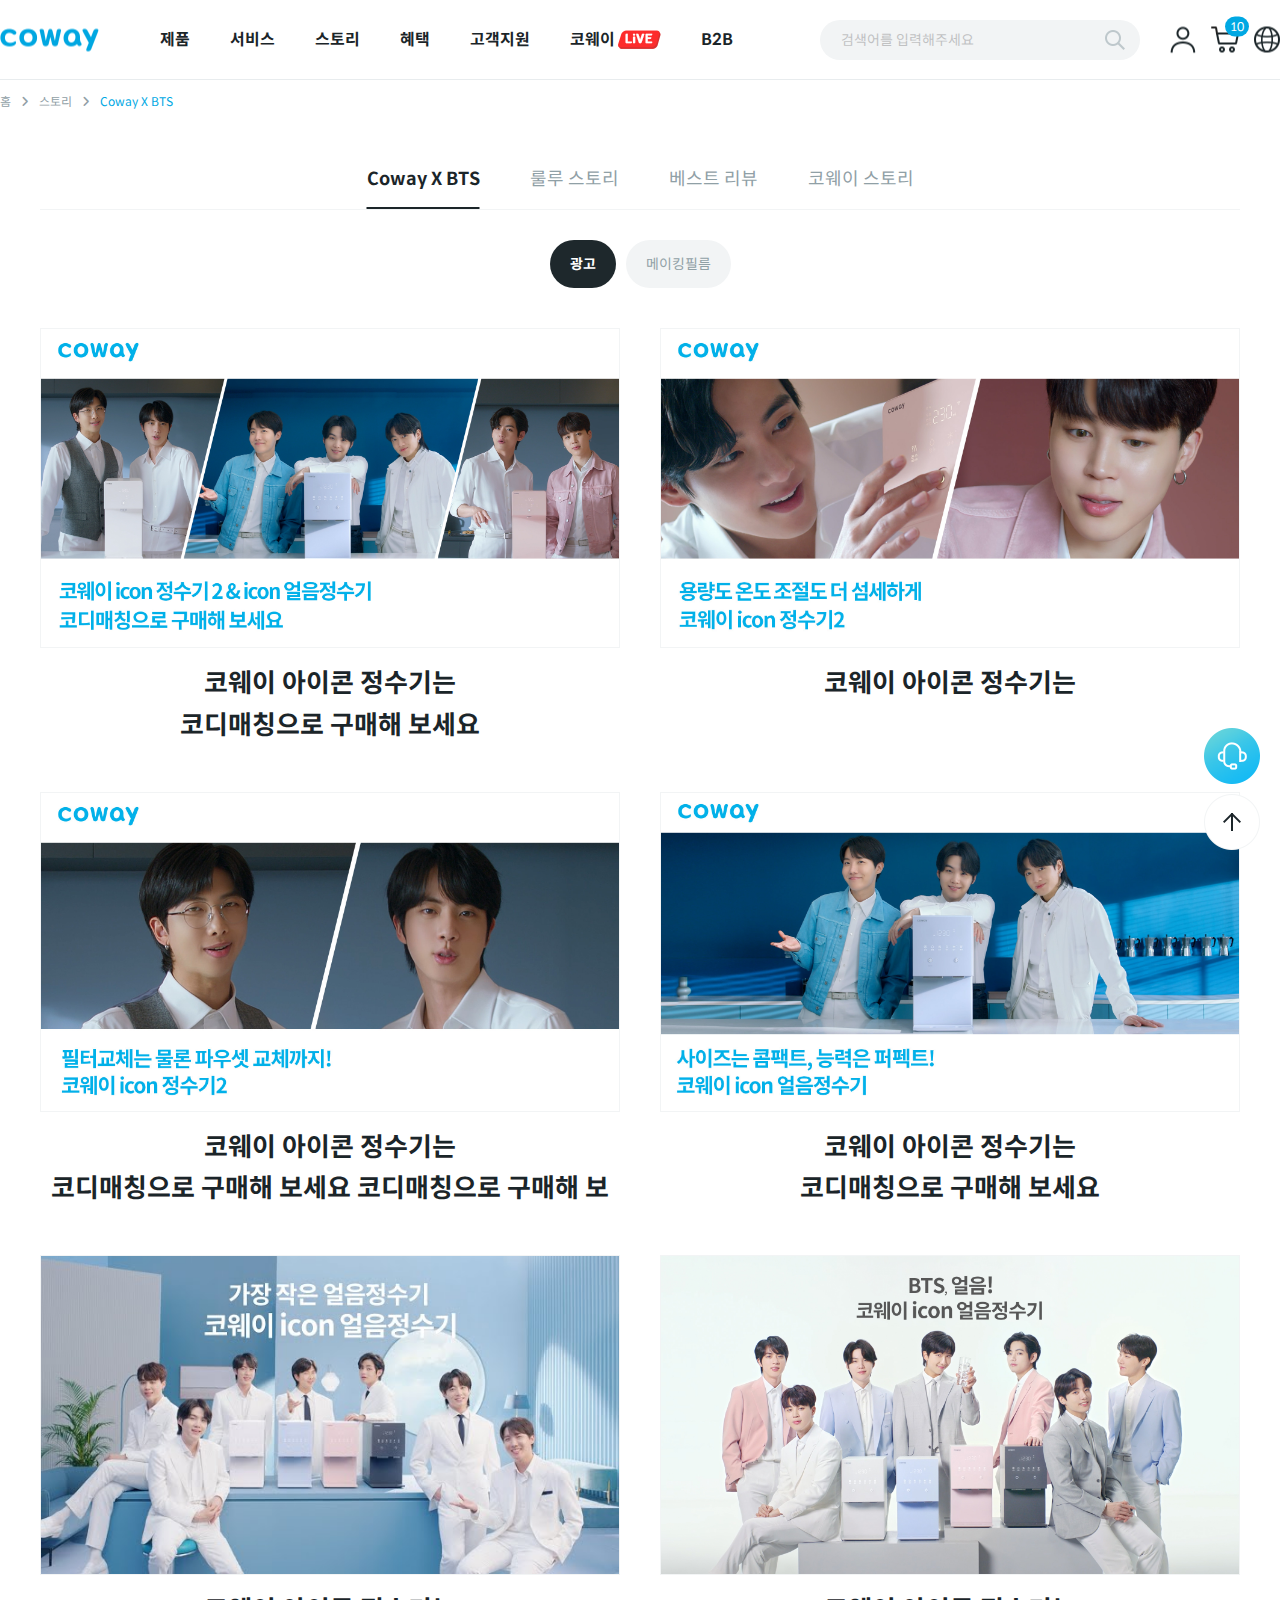
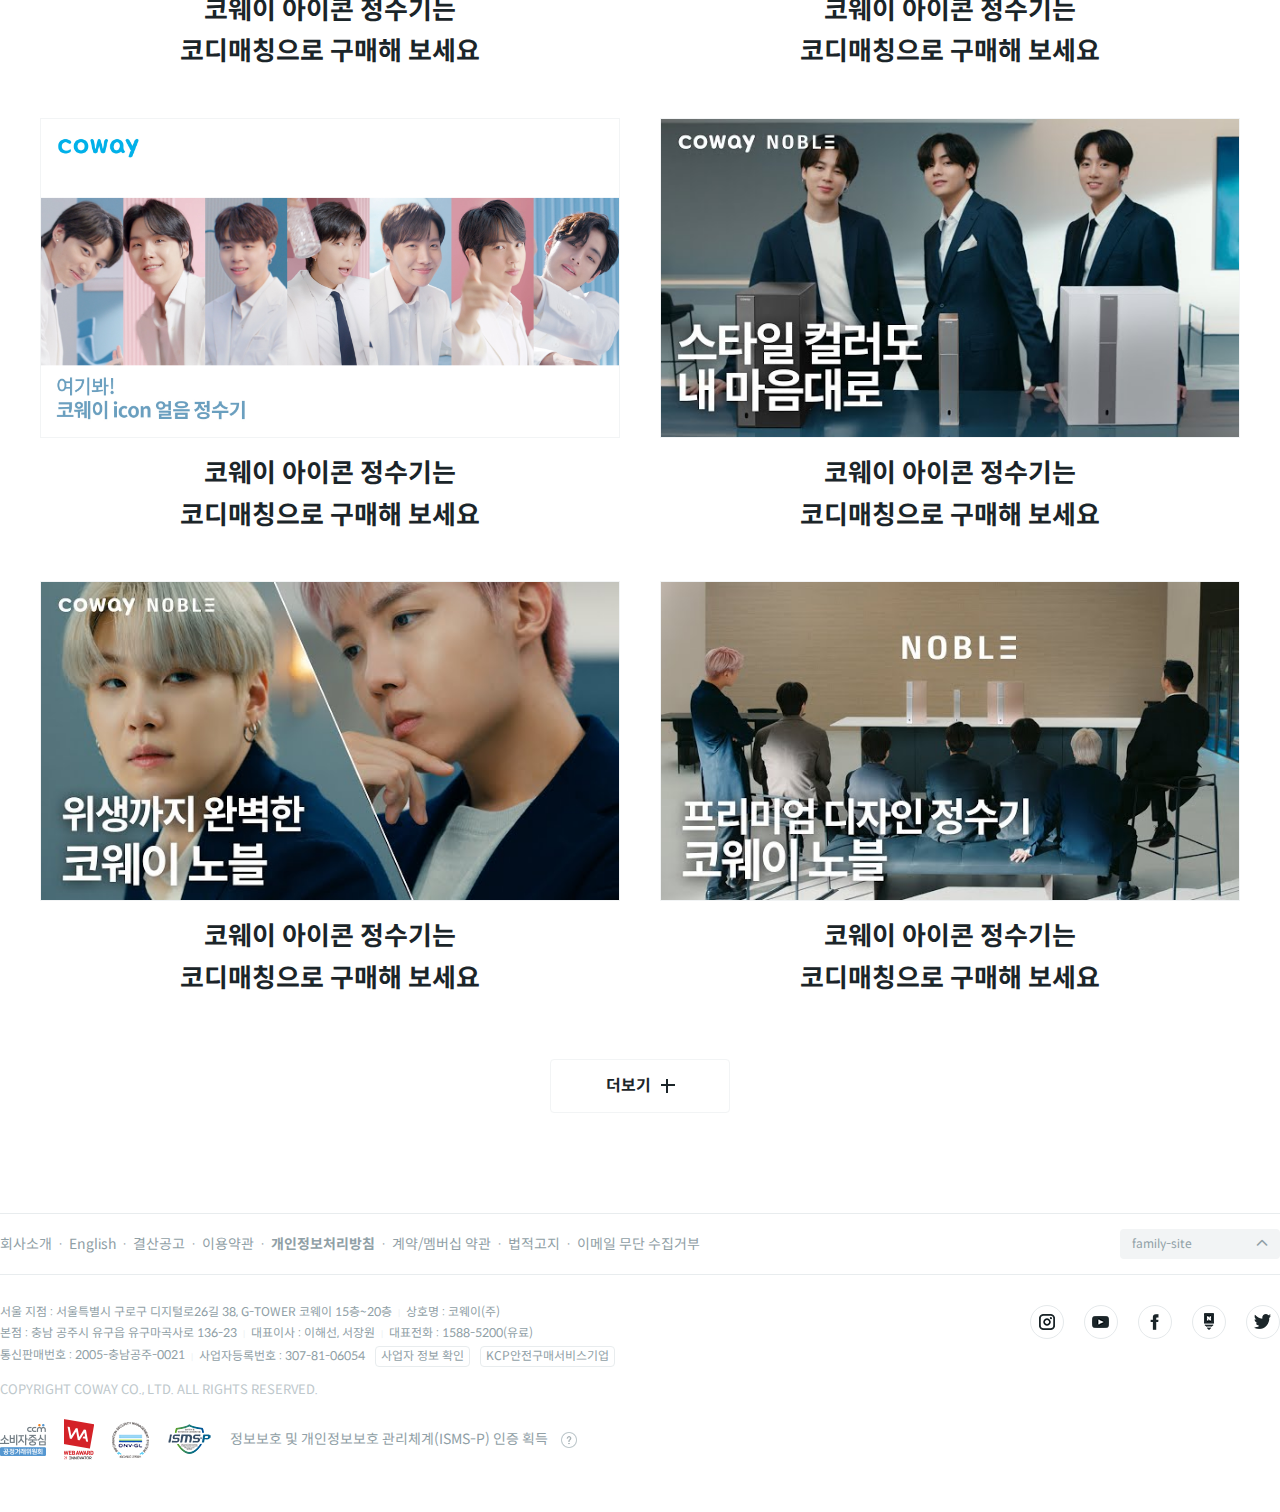
<file: page/story-bts.html>
<!DOCTYPE html>
<html lang="ko">
  <head>
    <meta charset="utf-8">
    <meta http-equiv="X-UA-Compatible" content="IE=edge">
    <meta name="viewport" content="width=device-width, initial-scale=1, viewport-fit=cover, minimal-ui">
    <meta name="author" content="DinoWorks Inc. 디노웍스(주)">
    <meta name="apple-mobile-web-app-title" content="코웨이">
    <title>Coway X BTS | 스토리 | coway.com | 코웨이</title>
    <meta name="description" content="BTS와 함께하는 코웨이의 다양한 CF를 만나보세요.">
    <link rel="shortcut icon" href="../favicon.png" type="image/png">
    <link rel="stylesheet" href="../lib/fontawesome/css/all.min.css" type="text/css">
    <link rel="stylesheet" href="../css/web-font.css" type="text/css">
    <link rel="stylesheet" href="../css/reset.css" type="text/css">
    <link rel="stylesheet" href="../css/style.css" type="text/css">
    <!--
    <link rel="stylesheet" href="./css/style.css" type="text/css" media="all and (min-width: 1023.9px)">
    <link rel="stylesheet" href="./css/style-mobile.css" type="text/css" media="all and (max-width: 1023.9px)">
-->
    <script src="../lib/jquery/jquery-3.6.1.min.js"></script>
    <script src="../js/dino-common.js"></script>
  </head>
  <body class="sub story bts">
    <div id="wrapper">
      <a href="#main" id="skip-nav">본문 바로가기</a>
      <header id="header">
        <span class="bg"></span>
        <div class="container">
          <h1><a href="#"><img alt="COWAY" src="../img/logo.png"></a></h1>
          <nav id="gnb">
            <ul>
              <li data-menu="product">
                <a href="#">제품</a>
                <ul>
                  <li data-menu="plan"><a href="#">코웨이 결합플랜<img alt="더보기" src="../img/icon/icon-more.png"></a></li>
                  <li data-menu="water">
                    <a href="#">정수기</a>
                    <ul>
                      <li data-menu="cold"><a href="#">냉/온/정수기</a></li>
                      <li data-menu="ice"><a href="#">얼음/탄산 정수기</a></li>
                      <li data-menu="stand"><a href="#">스탠드 정수기</a></li>
                    </ul>
                  </li>
                  <li data-menu="air">
                    <a href="#">공기청정기</a>
                    <ul>
                      <li data-menu="normal"><a href="#">일반 공기청정기</a></li>
                      <li data-menu="humid"><a href="#">가습/제습청정기</a></li>
                      <li data-menu="clothing"><a href="#">의류청정기</a></li>
                    </ul>
                  </li>
                  <li data-menu="bidet">
                    <a href="#">비데/연수기</a>
                    <ul>
                      <li data-menu="lulu"><a href="#">룰루 비데</a></li>
                      <li data-menu="softener"><a href="#">연수기</a></li>
                    </ul>
                  </li>
                  <li data-menu="bed">
                    <a href="#">매트리스/프레임</a>
                    <ul>
                      <li data-menu="mattress"><a href="#">매트리스</a></li>
                      <li data-menu="frame"><a href="#">프레임</a></li>
                      <li data-menu="allinone"><a href="#">일체형</a></li>
                    </ul>
                  </li>
                  <li data-menu="home">
                    <a href="#">건강/주방 가전</a>
                    <ul>
                      <li data-menu="stove"><a href="#">전기레인지</a></li>
                      <li data-menu="massage"><a href="#">안마의자</a></li>
                      <li data-menu="etc"><a href="#">기타</a></li>
                    </ul>
                  </li>
                  <li data-menu="maintain">
                    <a href="#">필터/소모품</a>
                    <ul>
                      <li data-menu="water"><a href="#">정수기</a></li>
                      <li data-menu="air"><a href="#">공기청정기</a></li>
                      <li data-menu="bidet"><a href="#">룰루비데</a></li>
                    </ul>
                  </li>
                </ul>
              </li>
              <li data-menu="service">
                <a href="#">서비스</a>
                <ul>
                  <li data-menu="heart">
                    <a href="#">하트서비스</a>
                    <ul>
                      <li data-menu="water"><a href="#">정수기 하트서비스</a></li>
                      <li data-menu="air"><a href="#">공기청정기 하트서비스</a></li>
                      <li data-menu="bidet"><a href="#">비데 하트서비스</a></li>
                      <li data-menu="softener"><a href="#">연수기 하트서비스</a></li>
                    </ul>
                  </li>
                  <li data-menu="care">
                    <a href="#">케어서비스</a>
                    <ul>
                      <li data-menu="mattress"><a href="#">매트리스 케어서비스</a></li>
                      <li data-menu="air"><a href="#">환기장치 케어서비스</a></li>
                      <li data-menu="hood"><a href="#">주방후드 케어서비스</a></li>
                      <li data-menu="clothing"><a href="#">의류청정기 케어서비스</a></li>
                      <li data-menu="massage"><a href="#">안마의자 케어서비스</a></li>
                    </ul>
                  </li>
                  <li data-menu="digital">
                    <a href="#">디지털 서비스</a>
                    <ul>
                      <li data-menu="ar"><a href="#">AR 스마트카탈로그</a></li>
                      <li data-menu="locare"><a href="#">loCare 서비스</a></li>
                    </ul>
                  </li>
                  <li data-menu="space">
                    <a href="#">코웨이 Space</a>
                    <ul>
                      <li data-menu="experience"><a href="#">SLEEP CARE 체험매장</a></li>
                      <li data-menu="gallery"><a href="#">코웨이 Gallery</a></li>
                    </ul>
                  </li>
                  <li data-menu="etc">
                    <a href="#">기타서비스</a>
                    <ul>
                      <li data-menu="inspect"><a href="#">수질검사 서비스</a></li>
                      <li data-menu="collect"><a href="#">필터회수 서비스</a></li>
                    </ul>
                  </li>
                </ul>
              </li>
              <li data-menu="story">
                <a href="#">스토리</a>
                <ul>
                  <li data-menu="bts"><a href="#">Coway X BTS</a></li>
                  <li data-menu="lulu"><a href="#">룰루 스토리</a></li>
                  <li data-menu="best"><a href="#">베스트 리뷰</a></li>
                  <li data-menu="company"><a href="#">코웨이 스토리</a></li>
                </ul>
              </li>
              <li data-menu="benefit">
                <a href="#">혜택</a>
                <ul>
                  <li data-menu="glance"><a href="#">한눈에 보는 혜택</a></li>
                  <li data-menu="Proceeding"><a href="#">진행중 이벤트</a></li>
                  <li data-menu="win"><a href="#">당첨자 발표</a></li>
                  <li data-menu="card"><a href="#">제휴카드</a></li>
                </ul>
              </li>
              <li data-menu="cs">
                <a href="#">고객지원</a>
                <ul>
                  <li data-menu="use">
                    <a href="#">제품 사용 지원</a>
                    <ul>
                      <li data-menu="as"><a href="#">A/S·이전설치 신청</a></li>
                      <li data-menu="faq"><a href="#">자주 찾는 질문</a></li>
                      <li data-menu="self"><a href="#">스스로 관리팁</a></li>
                      <li data-menu="manual"><a href="#">제품 사용설명서 찾기</a></li>
                      <li data-menu="fee"><a href="#">요금/보증안내</a></li>
                    </ul>
                  </li>
                  <li data-menu="consult">
                    <a href="#">고객 상담</a>
                    <ul>
                      <li data-menu="book"><a href="#">상담예약</a></li>
                      <li data-menu="inquiry"><a href="#">1:1 문의</a></li>
                    </ul>
                  </li>
                  <li data-menu="board">
                    <a href="#">고객게시판</a>
                    <ul>
                      <li data-menu="notice"><a href="#">공지사항</a></li>
                      <li data-menu="news"><a href="#">서비스 뉴스</a></li>
                      <li data-menu="compliment"><a href="#">칭찬/개선</a></li>
                    </ul>
                  </li>
                  <li data-menu="etc">
                    <a href="#">기타 이용 안내</a>
                    <ul>
                      <li data-menu="store"><a href="#">매장 찾기</a></li>
                      <li data-menu="seller"><a href="#">판매인 검색</a></li>
                    </ul>
                  </li>
                </ul>
              </li>
              <li data-menu="coway" class="live"><a href="#">코웨이<span class="ir-hidden">Live</span></a></li>
              <li data-menu="b2b"><a href="#">B2B</a></li>
            </ul>
          </nav>

          <div class="search-total">
            <label for="search-keyword">통합검색</label>
            <input type="text" name="" id="search-keyword" placeholder="검색어를 입력해주세요">
            <a href="#"><img alt="검색하기" src="../img/icon/icon-search-gray.png"></a>
            <ul class="data">
              <li>노블 컬렉션 보러가기</li>
              <li>Coway-현대카드 렌탈료 할인+M포인트 적립</li>
              <li>BEST 제품 구매하고 아이패드 당첨 도전!</li>
              <li>더블케어 비데 렌탈하고 화장실 청소 받고!</li>
            </ul>
          </div>

          <ul class="icon-menu">
            <li>
              <a href="#" title="마이페이지"><img alt="마이페이지" src="../img/icon/icon-mypage.png"></a>
              <ul>
                <li><a href="#">사용중인 제품</a></li>
                <li><a href="#">주문내역</a></li>
                <li><a href="#">로그인</a></li>
              </ul>
            </li>
            <li>
              <a href="#" title="장바구니">
                <img alt="장바구니" src="../img/icon/icon-cart.png">
                <span class="badge">10</span>
              </a>
            </li>
            <li>
              <a href="#" title="글로벌사이트"><img alt="글로벌사이트" src="../img/icon/icon-global.png"></a>
              <div class="lang-popup">
                <a href="#" class="close" title="창닫기"><img alt="창닫기" src="../img/icon/icon-close.png"></a>
                <p class="title">국가를 선택하세요.</p>
                <ul class="custom-scroll">
                  <li><a href="#"><img alt="Australia" src="../img/flag/icon-flag-australia.png"><em>Australia</em></a></li>
                  <li><a href="#"><img alt="China" src="../img/flag/icon-flag-china.png"><em>China | 中国</em></a></li>
                  <li><a href="#"><img alt="Dominican Republic" src="../img/flag/icon-flag-dominica.png"><em>Dominican Republic<br>| República Dominicana</em></a></li>
                  <li><a href="#"><img alt="Germany" src="../img/flag/icon-flag-australia.png"><em>Germany | Deutschland</em></a></li>
                  <li><a href="#"><img alt="India" src="../img/flag/icon-flag-india.png"><em>India</em></a></li>
                  <li><a href="#"><img alt="Indonesia" src="../img/flag/icon-flag-indonesia.png"><em>Indonesia</em></a></li>
                  <li><a href="#"><img alt="Japan" src="../img/flag/icon-flag-japan.png"><em>Japan | 日本</em></a></li>
                  <li><a href="#"><img alt="Malaysia" src="../img/flag/icon-flag-malaysia.png"><em>Malaysia</em></a></li>
                  <li><a href="#"><img alt="Sweden" src="../img/flag/icon-flag-sweden.png"><em>Sweden | Sverige</em></a></li>
                  <li><a href="#"><img alt="Thailand" src="../img/flag/icon-flag-thailand.png"><em>Thailand | ประเทศไทย</em></a></li>
                  <li><a href="#"><img alt="UK" src="../img/flag/icon-flag-uk.png"><em>UK</em></a></li>
                  <li><a href="#"><img alt="USA(Rental)" src="../img/flag/icon-flag-usa.png"><em>USA(Rental)</em></a></li>
                  <li><a href="#"><img alt="USA(Retail)" src="../img/flag/icon-flag-usa.png"><em>USA(Retail)</em></a></li>
                  <li><a href="#"><img alt="Vietnam" src="../img/flag/icon-flag-vietnam.png"><em>Vietnam | Việt Nam</em></a></li>
                  <li><a href="#"><img alt="International" src="../img/flag/icon-flag-international.png"><em>International</em></a></li>
                </ul>
              </div>
            </li>
          </ul>
        </div>   <!-- div.container -->

        <div id="search-total">
          <div class="container">
            <div class="search">
              <label for="search-keyword-pop">통합검색</label>
              <input type="text" name="" id="search-keyword-pop">
              <a href="#" class="delete"><img alt="" src="../img/icon/icon-close-circle.png"></a>
              <a href="#" class="search"><img alt="검색하기" src="../img/icon/icon-search-black.png"></a>
              <ul class="recommend custom-scroll">
                <li><a href="#">정수기 필터 <em>정수기</em></a></li>
                <li><a href="#">정수기 필터</a></li>
                <li><a href="#">정수기 필터</a></li>
                <li><a href="#">정수기 필터</a></li>
                <li><a href="#">정수기 필터</a></li>
                <li><a href="#">정수기 필터</a></li>
                <li><a href="#">정수기 필터</a></li>
                <li><a href="#">정수기 필터</a></li>
                <li><a href="#">정수기 필터</a></li>
                <li><a href="#">정수기 필터</a></li>
                <li><a href="#">정수기 필터</a></li>
                <li><a href="#">정수기 필터</a></li>
                <li><a href="#">정수기 필터</a></li>
                <li><a href="#">정수기 필터</a></li>
                <li><a href="#">정수기 필터</a></li>
              </ul>
            </div>
            <div class="recent">
              <p class="title"><em>최근 검색어</em></p>
              <ul>
                <li class="no-info">최근 검색한 단어가 없습니다.</li>
                <li><a href="#">정수기1</a><a href="#">삭제</a></li>
                <li><a href="#">정수기1</a><a href="#">삭제</a></li>
                <li><a href="#">정수기1</a><a href="#">삭제</a></li>
                <li><a href="#">정수기1 정수기1 정수기1 정수기1 정수기1 정수기1</a><a href="#">삭제</a></li>
              </ul>
              <a href="#" class="delete-all">전체삭제</a>
            </div>
            <div class="rank">
              <p class="title"><em>인기 검색어 TOP 10</em></p>
              <ul>
                <li>
                  <a href="#">
                    <span class="rank">1</span>
                    <em>정수기</em>
                    <span class="icon no-change">변동없음</span>
                  </a>
                </li>
                <li>
                  <a href="#" title="아이콘 정수기2 아이콘 정수기2 아이콘 정수기2 아이콘 정수기2">
                    <span class="rank">2</span>
                    <em>아이콘 정수기2 아이콘 정수기2 아이콘 정수기2 아이콘 정수기2</em>
                    <span class="icon up">상승</span>
                  </a>
                </li>
                <li>
                  <a href="#">
                    <span class="rank">3</span>
                    <em>아이콘 얼음정수기</em>
                    <span class="icon down">하락</span>
                  </a>
                </li>
                <li>
                  <a href="#">
                    <span class="rank">4</span>
                    <em>제휴카드</em>
                    <span class="icon new">신규</span>
                  </a>
                </li>
                <li>
                  <a href="#">
                    <span class="rank">5</span>
                    <em>CHO-721N</em>
                    <span class="icon no-change">변동없음</span>
                  </a>
                </li>
                <li>
                  <a href="#">
                    <span class="rank">6</span>
                    <em>비데</em>
                    <span class="icon up">상승</span>
                  </a>
                </li>
                <li>
                  <a href="#">
                    <span class="rank">7</span>
                    <em>워터 스탠드 정수기</em>
                    <span class="icon down">하락</span>
                  </a>
                </li>
                <li>
                  <a href="#">
                    <span class="rank">8</span>
                    <em>필터</em>
                    <span class="icon no-change">변동없음</span>
                  </a>
                </li>
                <li>
                  <a href="#">
                    <span class="rank">9</span>
                    <em>CHPI-7400N</em>
                    <span class="icon up">상승</span>
                  </a>
                </li>
                <li>
                  <a href="#">
                    <span class="rank">10</span>
                    <em>제습기</em>
                    <span class="icon down">하락</span>
                  </a>
                </li>
              </ul>
            </div>
          </div>
          <a href="#" class="close"><img alt="검색창 닫기" src="../img/icon/icon-close-big.png"></a>
        </div>

        <div class="function">
          <div class="consult">
            <a href="#">상담링크</a>
            <ul>
              <li><a href="#"><em>실시간 코디매칭 주문</em>가까운 전문 판매인에게 상담받기</a></li>
              <li><a href="#"><em>카카오톡 문의</em>카카오톡으로 쉽고 빠른 상담하기</a></li>
              <li><a href="#"><em>콜센터(1588-5200)</em>콜센터로 바로 전화연결하기</a></li>
            </ul>
          </div>
          <a href="#" id="scroll-top"><img alt="페이지 상단 이동" src="../img/icon/icon-scroll-top.png"></a>
        </div>
      </header>

      <section id="sub-header">
        <ul id="bread-crumb">
          <li><a href="#">홈</a></li>
          <li><a href="#">스토리</a></li> 
          <li><em>Coway X BTS</em></li>
        </ul>
        <ul id="lnb">
          <li data-menu="bts" class="on"><a href="#">Coway X BTS</a></li>
          <li data-menu="lulu"><a href="#">룰루 스토리</a></li>
          <li data-menu="best"><a href="#">베스트 리뷰</a></li>
          <li data-menu="company"><a href="#">코웨이 스토리</a></li>
        </ul>
      </section>

      <main id="main">
        <ul class="page-tab">
          <li class="on"><a href="#"><em>광고</em></a></li>
          <li><a href="#"><em>메이킹필름</em></a></li>
        </ul>
        <section class="page on">
          <h3 class="ir-hidden">광고</h3>
          <ul class="wide-card">
            <li>
              <a href="#">
                <span class="thumb" style="background-image: url(../img/story/bts-pr-01.jpg);">000000</span>
                <em>코웨이 아이콘 정수기는<br>코디매칭으로 구매해 보세요</em>
              </a>
            </li>
            <li>
              <a href="#">
                <span class="thumb" style="background-image: url(../img/story/bts-pr-02.jpg);"></span>
                <em>코웨이 아이콘 정수기는</em>
              </a>
            </li>
            <li>
              <a href="#">
                <span class="thumb" style="background-image: url(../img/story/bts-pr-03.jpg);"></span>
                <em>코웨이 아이콘 정수기는<br>코디매칭으로 구매해 보세요 코디매칭으로 구매해 보세요 코디매칭으로 구매해 보세요 코디매칭으로 구매해 보세요 코디매칭으로 구매해 보세요</em>
              </a>
            </li>
            <li>
              <a href="#">
                <span class="thumb" style="background-image: url(../img/story/bts-pr-04.jpg);"></span>
                <em>코웨이 아이콘 정수기는<br>코디매칭으로 구매해 보세요</em>
              </a>
            </li>
            <li>
              <a href="#">
                <span class="thumb" style="background-image: url(../img/story/bts-pr-05.jpg);"></span>
                <em>코웨이 아이콘 정수기는<br>코디매칭으로 구매해 보세요</em>
              </a>
            </li>
            <li>
              <a href="#">
                <span class="thumb" style="background-image: url(../img/story/bts-pr-06.jpg);"></span>
                <em>코웨이 아이콘 정수기는<br>코디매칭으로 구매해 보세요</em>
              </a>
            </li>
            <li>
              <a href="#">
                <span class="thumb" style="background-image: url(../img/story/bts-pr-07.jpg);"></span>
                <em>코웨이 아이콘 정수기는<br>코디매칭으로 구매해 보세요</em>
              </a>
            </li>
            <li>
              <a href="#">
                <span class="thumb" style="background-image: url(../img/story/bts-pr-08.jpg);"></span>
                <em>코웨이 아이콘 정수기는<br>코디매칭으로 구매해 보세요</em>
              </a>
            </li>
            <li>
              <a href="#">
                <span class="thumb" style="background-image: url(../img/story/bts-pr-09.jpg);"></span>
                <em>코웨이 아이콘 정수기는<br>코디매칭으로 구매해 보세요</em>
              </a>
            </li>
            <li>
              <a href="#">
                <span class="thumb" style="background-image: url(../img/story/bts-pr-10.jpg);"></span>
                <em>코웨이 아이콘 정수기는<br>코디매칭으로 구매해 보세요</em>
              </a>
            </li>
          </ul>
          <div class="button-box">
            <a href="#" class="more">더보기</a>
          </div>
        </section>

        <section class="page">
          <h3 class="ir-hidden">메이킹필름</h3>
          <ul class="wide-card">
            <li>
              <a href="#">
                <span class="thumb" style="background-image: url(../img/story/bts-film-01.jpg);"></span>
                <em>코웨이 icon 얼음정수기 Making Film<br>(Feat. 여기 봐, Look Here)</em>
              </a>
            </li>
          </ul>
        </section>
      </main>

      <footer id="footer">
        <div class="footer-top">
          <div class="container">
            <ul class="link">
              <li><a href="#">회사소개</a></li>
              <li><a href="#">English</a></li>
              <li><a href="#">결산공고</a></li>
              <li><a href="#">이용약관</a></li>
              <li><a href="#"><em>개인정보처리방침</em></a></li>
              <li><a href="#">계약/멤버십 약관</a></li>
              <li><a href="#">법적고지</a></li>
              <li><a href="#">이메일 무단 수집거부</a></li>
            </ul>
            <div class="family-site">
              <a href="#">family-site<i class="fa-solid fa-chevron-up"><span>열기/닫기</span></i></a>
              <ul>
                <li><a href="#" target="_blank">기업 사이트</a></li>
                <li><a href="#" target="_blank">IR Site</a></li>
                <li><a href="#" target="_blank">지속가능경영보고</a></li>
                <li><a href="#" target="_blank">결산공고</a></li>
                <li><a href="#" target="_blank">환경분석센터</a></li>
                <li><a href="#" target="_blank">물맛연구소</a></li>
                <li><a href="#" target="_blank">Re:NK</a></li>
                <li><a href="#" target="_blank">올빚</a></li>
                <li><a href="#" target="_blank">헬시그루</a></li>
              </ul>
            </div>
          </div>
        </div>
        <div class="footer-bottom">
          <div class="container">
            <address>
              <p><span>서울 지점 : 서울특별시 구로구 디지털로26길 38, G-TOWER 코웨이 15층~20층</span><span>상호명 : 코웨이(주)</span></p>
              <p><span>본점 : 충남 공주시 유구읍 유구마곡사로 136-23</span><span>대표이사 : 이해선, 서장원</span><span>대표전화 : 1588-5200(유료)</span></p>
              <p><span>통신판매번호 : 2005-충남공주-0021</span><span>사업자등록번호 : 307-81-06054</span><a href="#">사업자 정보 확인</a><a href="#">KCP안전구매서비스기업</a></p>
            </address>
            <p class="copyright">COPYRIGHT COWAY CO., LTD. ALL RIGHTS RESERVED.</p>
            <ul class="cert">
              <li><img alt="소비자중심경영 ccm 인증" title="소비자중심경영 ccm 인증" src="../img/footer-cert-01.png"></li>
              <li><img alt="웹어워드수상" title="웹어워드수상" src="../img/footer-cert-02.png"></li>
              <li><img alt="DNV GL마크" title="DNV GL마크" src="../img/footer-cert-03.png"></li>
              <li><img alt="ISMS 인증" title="ISMS 인증" src="../img/footer-cert-04.png"></li>
              <li>
                <span>정보보호 및 개인정보보호 관리체계(ISMS-P) 인증 획득</span>
                <a href="#" class="desc"><img alt="" src="../img/icon/icon-help.png"></a>
                <div class="popup">
                  <p>정보보호 및 개인정보보호 관리체계(ISMS-P) 인증 획득</p>
                  <p>[인증범위] 코웨이 온라인 서비스 (코웨이닷컴, 코스메틱)</p>
                  <p>[유효기간] 2022.06.15 ~ 2025.06.14</p>
                  <a href="#" class="close"><img alt="창닫기" src="../img/icon/icon-close.png"></a>
                </div>
              </li>
            </ul>
            <ul class="sns-link">
              <li><a href="#"><img alt="인스타그램" src="../img/icon/icon-sns-instagram.png"></a></li>
              <li><a href="#"><img alt="유튜브" src="../img/icon/icon-sns-youtube.png"></a></li>
              <li><a href="#"><img alt="패이스북" src="../img/icon/icon-sns-facebook.png"></a></li>
              <li><a href="#"><img alt="네이버 블로그" src="../img/icon/icon-sns-nblog.png"></a></li>
              <li><a href="#"><img alt="트위터" src="../img/icon/icon-sns-twitter.png"></a></li>
            </ul>
          </div>
        </div>
      </footer>
    </div>

<script>
'use strict';



</script>

  </body>
</html>
</file>
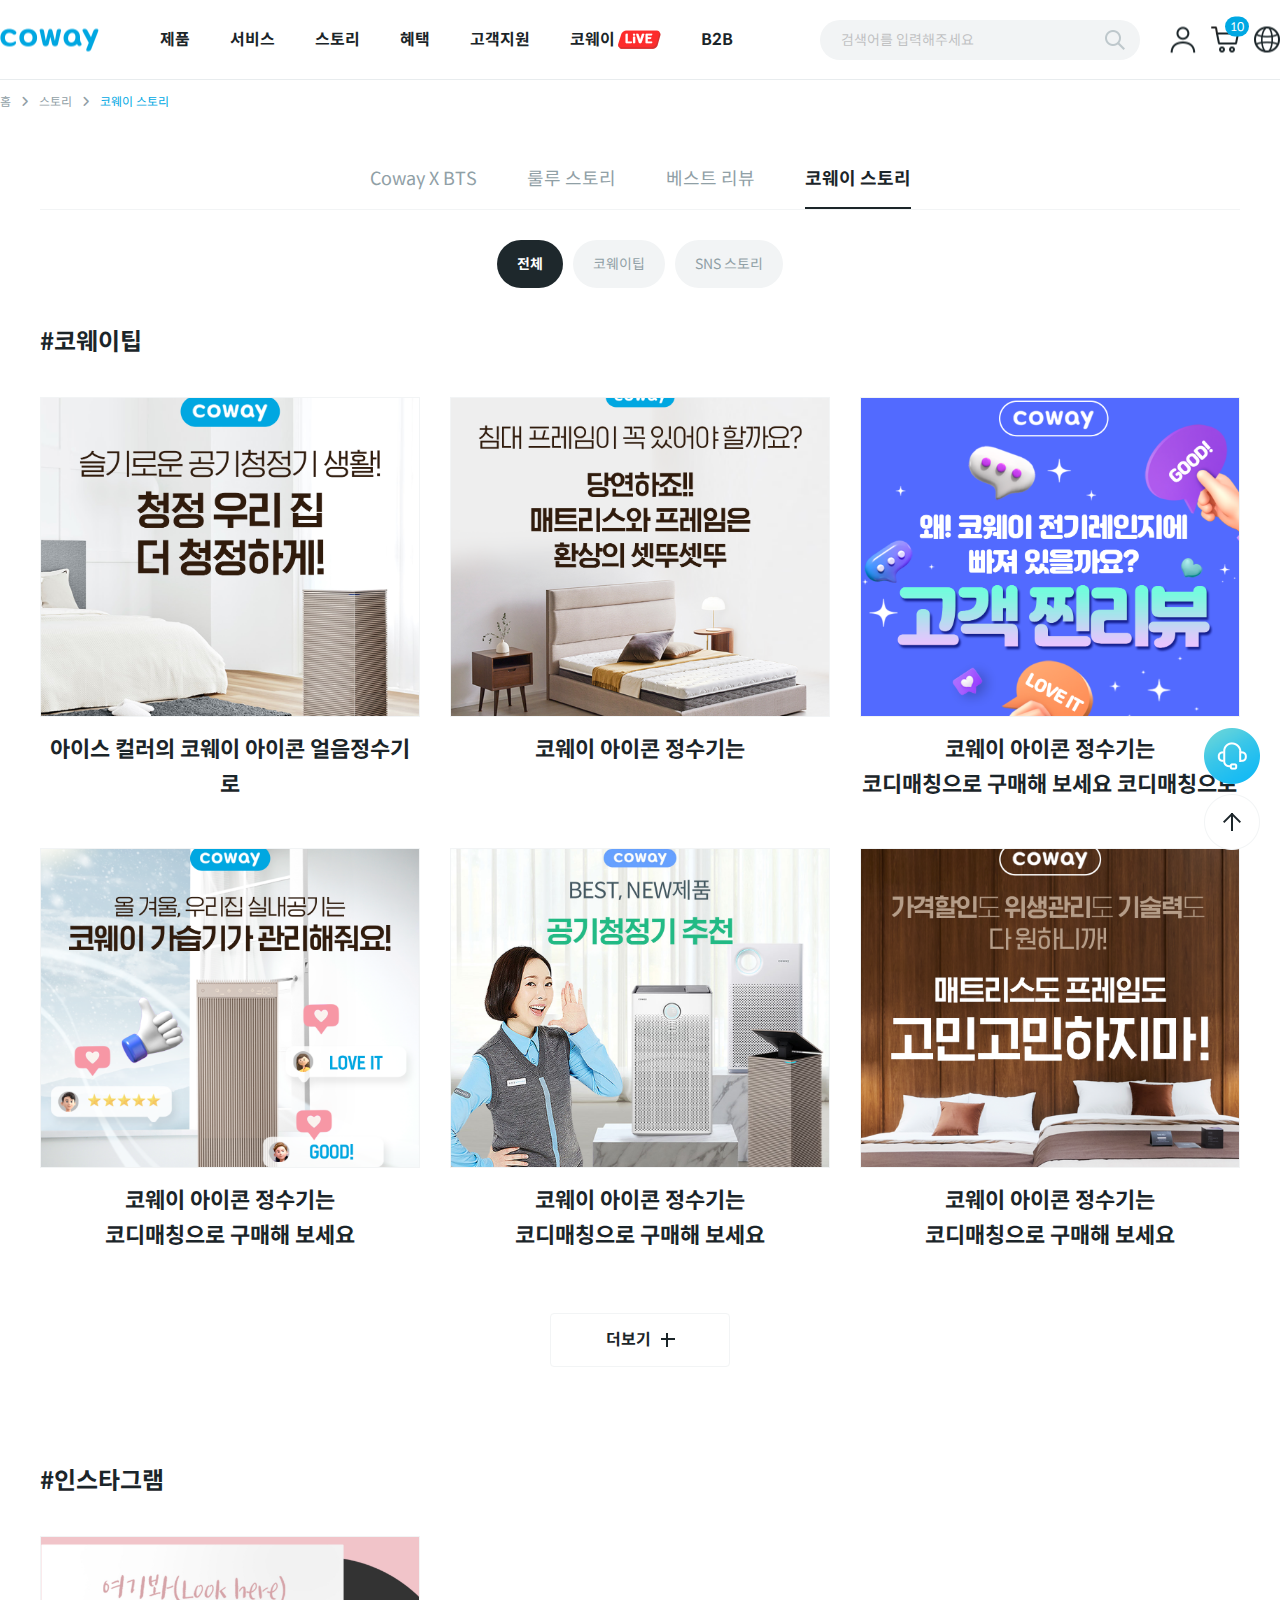
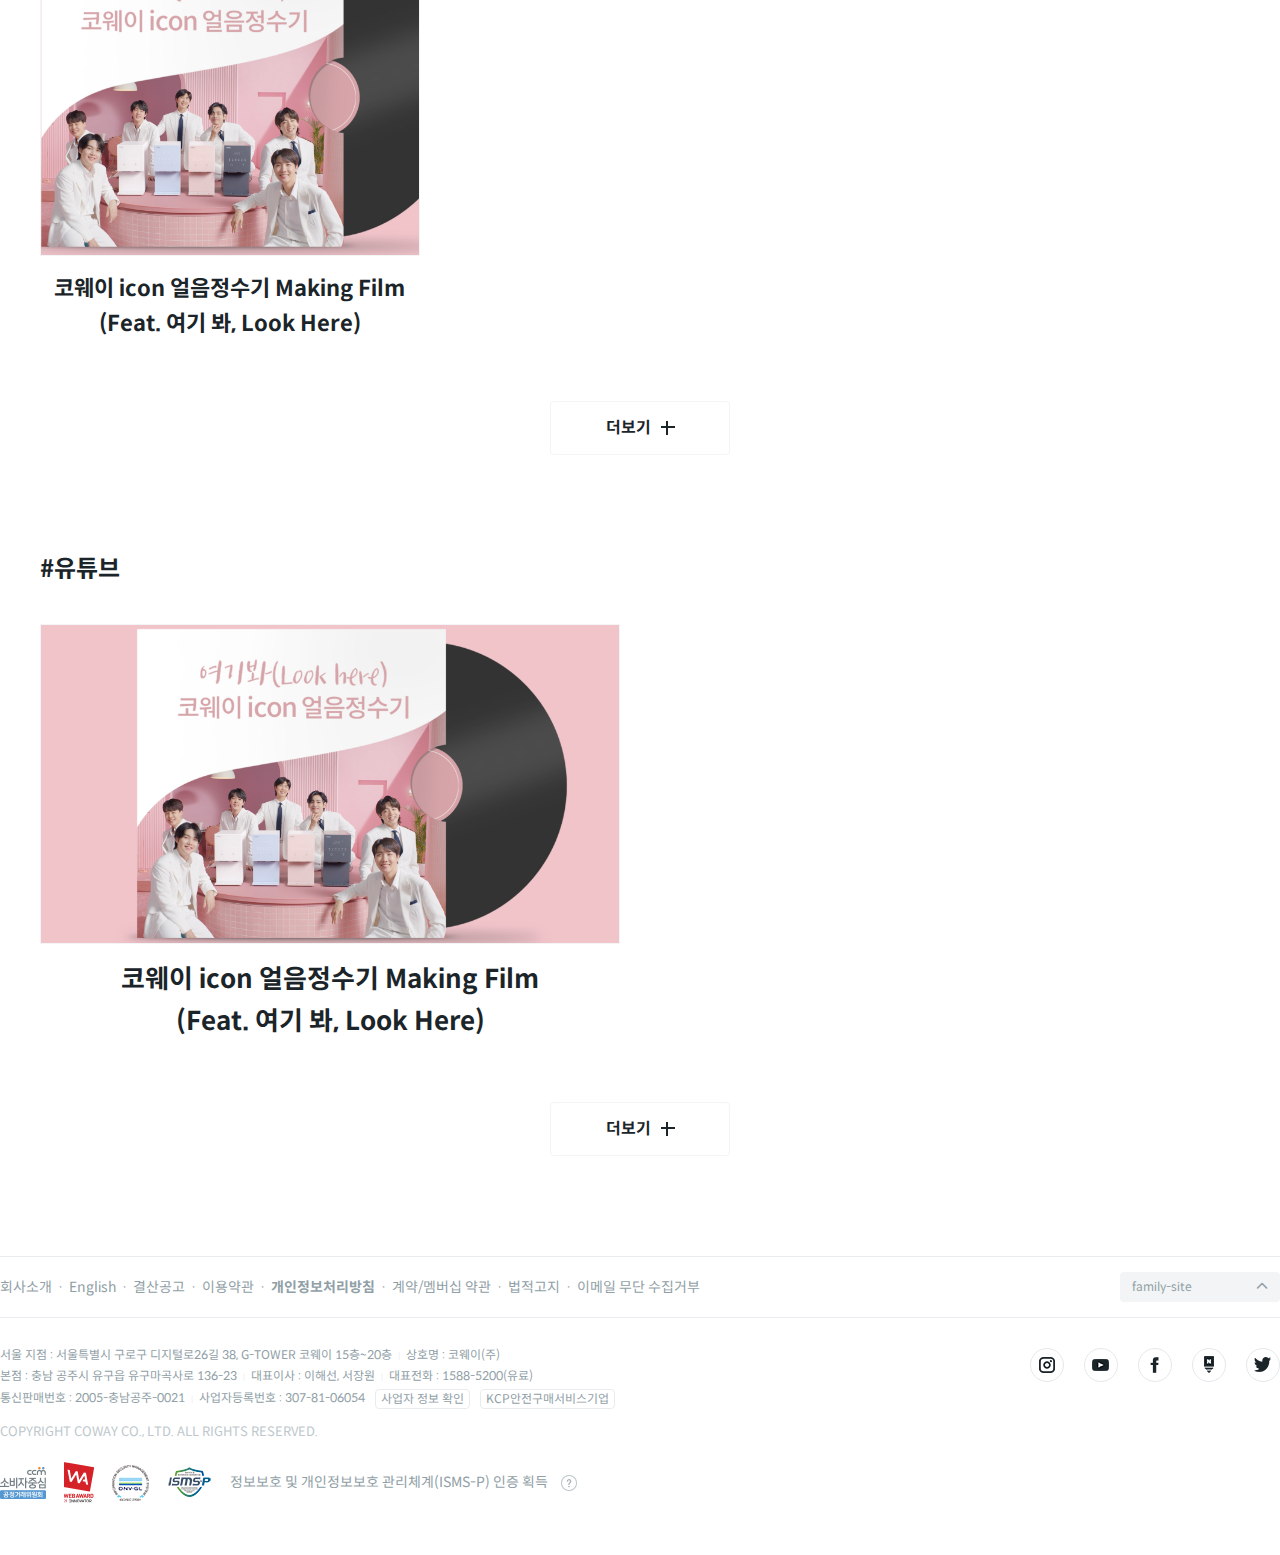
<file: page/story-company.html>
<!DOCTYPE html>
<html lang="ko">
  <head>
    <meta charset="utf-8">
    <meta http-equiv="X-UA-Compatible" content="IE=edge">
    <meta name="viewport" content="width=device-width, initial-scale=1, viewport-fit=cover, minimal-ui">
    <meta name="author" content="DinoWorks Inc. 디노웍스(주)">
    <meta name="apple-mobile-web-app-title" content="코웨이">
    <title>코웨이 스토리 | 스토리 | coway.com | 코웨이</title>
    <meta name="description" content="코웨이 제품 사용팁과 SNS 콘텐츠를 소개합니다.">
    <link rel="shortcut icon" href="../favicon.png" type="image/png">
    <link rel="stylesheet" href="../lib/fontawesome/css/all.min.css" type="text/css">
    <link rel="stylesheet" href="../css/web-font.css" type="text/css">
    <link rel="stylesheet" href="../css/reset.css" type="text/css">
    <link rel="stylesheet" href="../css/style.css" type="text/css">
    <!--
    <link rel="stylesheet" href="./css/style.css" type="text/css" media="all and (min-width: 1023.9px)">
    <link rel="stylesheet" href="./css/style-mobile.css" type="text/css" media="all and (max-width: 1023.9px)">
-->
    <script src="../lib/jquery/jquery-3.6.1.min.js"></script>
    <script src="../js/dino-common.js"></script>
  </head>
  <body class="sub story company">
    <div id="wrapper">
      <a href="#main" id="skip-nav">본문 바로가기</a>
      <header id="header">
        <span class="bg"></span>
        <div class="container">
          <h1><a href="#"><img alt="COWAY" src="../img/logo.png"></a></h1>
          <nav id="gnb">
            <ul>
              <li data-menu="product">
                <a href="#">제품</a>
                <ul>
                  <li data-menu="plan"><a href="#">코웨이 결합플랜<img alt="더보기" src="../img/icon/icon-more.png"></a></li>
                  <li data-menu="water">
                    <a href="#">정수기</a>
                    <ul>
                      <li data-menu="cold"><a href="#">냉/온/정수기</a></li>
                      <li data-menu="ice"><a href="#">얼음/탄산 정수기</a></li>
                      <li data-menu="stand"><a href="#">스탠드 정수기</a></li>
                    </ul>
                  </li>
                  <li data-menu="air">
                    <a href="#">공기청정기</a>
                    <ul>
                      <li data-menu="normal"><a href="#">일반 공기청정기</a></li>
                      <li data-menu="humid"><a href="#">가습/제습청정기</a></li>
                      <li data-menu="clothing"><a href="#">의류청정기</a></li>
                    </ul>
                  </li>
                  <li data-menu="bidet">
                    <a href="#">비데/연수기</a>
                    <ul>
                      <li data-menu="lulu"><a href="#">룰루 비데</a></li>
                      <li data-menu="softener"><a href="#">연수기</a></li>
                    </ul>
                  </li>
                  <li data-menu="bed">
                    <a href="#">매트리스/프레임</a>
                    <ul>
                      <li data-menu="mattress"><a href="#">매트리스</a></li>
                      <li data-menu="frame"><a href="#">프레임</a></li>
                      <li data-menu="allinone"><a href="#">일체형</a></li>
                    </ul>
                  </li>
                  <li data-menu="home">
                    <a href="#">건강/주방 가전</a>
                    <ul>
                      <li data-menu="stove"><a href="#">전기레인지</a></li>
                      <li data-menu="massage"><a href="#">안마의자</a></li>
                      <li data-menu="etc"><a href="#">기타</a></li>
                    </ul>
                  </li>
                  <li data-menu="maintain">
                    <a href="#">필터/소모품</a>
                    <ul>
                      <li data-menu="water"><a href="#">정수기</a></li>
                      <li data-menu="air"><a href="#">공기청정기</a></li>
                      <li data-menu="bidet"><a href="#">룰루비데</a></li>
                    </ul>
                  </li>
                </ul>
              </li>
              <li data-menu="service">
                <a href="#">서비스</a>
                <ul>
                  <li data-menu="heart">
                    <a href="#">하트서비스</a>
                    <ul>
                      <li data-menu="water"><a href="#">정수기 하트서비스</a></li>
                      <li data-menu="air"><a href="#">공기청정기 하트서비스</a></li>
                      <li data-menu="bidet"><a href="#">비데 하트서비스</a></li>
                      <li data-menu="softener"><a href="#">연수기 하트서비스</a></li>
                    </ul>
                  </li>
                  <li data-menu="care">
                    <a href="#">케어서비스</a>
                    <ul>
                      <li data-menu="mattress"><a href="#">매트리스 케어서비스</a></li>
                      <li data-menu="air"><a href="#">환기장치 케어서비스</a></li>
                      <li data-menu="hood"><a href="#">주방후드 케어서비스</a></li>
                      <li data-menu="clothing"><a href="#">의류청정기 케어서비스</a></li>
                      <li data-menu="massage"><a href="#">안마의자 케어서비스</a></li>
                    </ul>
                  </li>
                  <li data-menu="digital">
                    <a href="#">디지털 서비스</a>
                    <ul>
                      <li data-menu="ar"><a href="#">AR 스마트카탈로그</a></li>
                      <li data-menu="locare"><a href="#">loCare 서비스</a></li>
                    </ul>
                  </li>
                  <li data-menu="space">
                    <a href="#">코웨이 Space</a>
                    <ul>
                      <li data-menu="experience"><a href="#">SLEEP CARE 체험매장</a></li>
                      <li data-menu="gallery"><a href="#">코웨이 Gallery</a></li>
                    </ul>
                  </li>
                  <li data-menu="etc">
                    <a href="#">기타서비스</a>
                    <ul>
                      <li data-menu="inspect"><a href="#">수질검사 서비스</a></li>
                      <li data-menu="collect"><a href="#">필터회수 서비스</a></li>
                    </ul>
                  </li>
                </ul>
              </li>
              <li data-menu="story">
                <a href="#">스토리</a>
                <ul>
                  <li data-menu="bts"><a href="#">Coway X BTS</a></li>
                  <li data-menu="lulu"><a href="#">룰루 스토리</a></li>
                  <li data-menu="best"><a href="#">베스트 리뷰</a></li>
                  <li data-menu="company"><a href="#">코웨이 스토리</a></li>
                </ul>
              </li>
              <li data-menu="benefit">
                <a href="#">혜택</a>
                <ul>
                  <li data-menu="glance"><a href="#">한눈에 보는 혜택</a></li>
                  <li data-menu="Proceeding"><a href="#">진행중 이벤트</a></li>
                  <li data-menu="win"><a href="#">당첨자 발표</a></li>
                  <li data-menu="card"><a href="#">제휴카드</a></li>
                </ul>
              </li>
              <li data-menu="cs">
                <a href="#">고객지원</a>
                <ul>
                  <li data-menu="use">
                    <a href="#">제품 사용 지원</a>
                    <ul>
                      <li data-menu="as"><a href="#">A/S·이전설치 신청</a></li>
                      <li data-menu="faq"><a href="#">자주 찾는 질문</a></li>
                      <li data-menu="self"><a href="#">스스로 관리팁</a></li>
                      <li data-menu="manual"><a href="#">제품 사용설명서 찾기</a></li>
                      <li data-menu="fee"><a href="#">요금/보증안내</a></li>
                    </ul>
                  </li>
                  <li data-menu="consult">
                    <a href="#">고객 상담</a>
                    <ul>
                      <li data-menu="book"><a href="#">상담예약</a></li>
                      <li data-menu="inquiry"><a href="#">1:1 문의</a></li>
                    </ul>
                  </li>
                  <li data-menu="board">
                    <a href="#">고객게시판</a>
                    <ul>
                      <li data-menu="notice"><a href="#">공지사항</a></li>
                      <li data-menu="news"><a href="#">서비스 뉴스</a></li>
                      <li data-menu="compliment"><a href="#">칭찬/개선</a></li>
                    </ul>
                  </li>
                  <li data-menu="etc">
                    <a href="#">기타 이용 안내</a>
                    <ul>
                      <li data-menu="store"><a href="#">매장 찾기</a></li>
                      <li data-menu="seller"><a href="#">판매인 검색</a></li>
                    </ul>
                  </li>
                </ul>
              </li>
              <li data-menu="coway" class="live"><a href="#">코웨이<span class="ir-hidden">Live</span></a></li>
              <li data-menu="b2b"><a href="#">B2B</a></li>
            </ul>
          </nav>

          <div class="search-total">
            <label for="search-keyword">통합검색</label>
            <input type="text" name="" id="search-keyword" placeholder="검색어를 입력해주세요">
            <a href="#"><img alt="검색하기" src="../img/icon/icon-search-gray.png"></a>
            <ul class="data">
              <li>노블 컬렉션 보러가기</li>
              <li>Coway-현대카드 렌탈료 할인+M포인트 적립</li>
              <li>BEST 제품 구매하고 아이패드 당첨 도전!</li>
              <li>더블케어 비데 렌탈하고 화장실 청소 받고!</li>
            </ul>
          </div>

          <ul class="icon-menu">
            <li>
              <a href="#" title="마이페이지"><img alt="마이페이지" src="../img/icon/icon-mypage.png"></a>
              <ul>
                <li><a href="#">사용중인 제품</a></li>
                <li><a href="#">주문내역</a></li>
                <li><a href="#">로그인</a></li>
              </ul>
            </li>
            <li>
              <a href="#" title="장바구니">
                <img alt="장바구니" src="../img/icon/icon-cart.png">
                <span class="badge">10</span>
              </a>
            </li>
            <li>
              <a href="#" title="글로벌사이트"><img alt="글로벌사이트" src="../img/icon/icon-global.png"></a>
              <div class="lang-popup">
                <a href="#" class="close" title="창닫기"><img alt="창닫기" src="../img/icon/icon-close.png"></a>
                <p class="title">국가를 선택하세요.</p>
                <ul class="custom-scroll">
                  <li><a href="#"><img alt="Australia" src="../img/flag/icon-flag-australia.png"><em>Australia</em></a></li>
                  <li><a href="#"><img alt="China" src="../img/flag/icon-flag-china.png"><em>China | 中国</em></a></li>
                  <li><a href="#"><img alt="Dominican Republic" src="../img/flag/icon-flag-dominica.png"><em>Dominican Republic<br>| República Dominicana</em></a></li>
                  <li><a href="#"><img alt="Germany" src="../img/flag/icon-flag-australia.png"><em>Germany | Deutschland</em></a></li>
                  <li><a href="#"><img alt="India" src="../img/flag/icon-flag-india.png"><em>India</em></a></li>
                  <li><a href="#"><img alt="Indonesia" src="../img/flag/icon-flag-indonesia.png"><em>Indonesia</em></a></li>
                  <li><a href="#"><img alt="Japan" src="../img/flag/icon-flag-japan.png"><em>Japan | 日本</em></a></li>
                  <li><a href="#"><img alt="Malaysia" src="../img/flag/icon-flag-malaysia.png"><em>Malaysia</em></a></li>
                  <li><a href="#"><img alt="Sweden" src="../img/flag/icon-flag-sweden.png"><em>Sweden | Sverige</em></a></li>
                  <li><a href="#"><img alt="Thailand" src="../img/flag/icon-flag-thailand.png"><em>Thailand | ประเทศไทย</em></a></li>
                  <li><a href="#"><img alt="UK" src="../img/flag/icon-flag-uk.png"><em>UK</em></a></li>
                  <li><a href="#"><img alt="USA(Rental)" src="../img/flag/icon-flag-usa.png"><em>USA(Rental)</em></a></li>
                  <li><a href="#"><img alt="USA(Retail)" src="../img/flag/icon-flag-usa.png"><em>USA(Retail)</em></a></li>
                  <li><a href="#"><img alt="Vietnam" src="../img/flag/icon-flag-vietnam.png"><em>Vietnam | Việt Nam</em></a></li>
                  <li><a href="#"><img alt="International" src="../img/flag/icon-flag-international.png"><em>International</em></a></li>
                </ul>
              </div>
            </li>
          </ul>
        </div>   <!-- div.container -->

        <div id="search-total">
          <div class="container">
            <div class="search">
              <label for="search-keyword-pop">통합검색</label>
              <input type="text" name="" id="search-keyword-pop">
              <a href="#" class="delete"><img alt="" src="../img/icon/icon-close-circle.png"></a>
              <a href="#" class="search"><img alt="검색하기" src="../img/icon/icon-search-black.png"></a>
              <ul class="recommend custom-scroll">
                <li><a href="#">정수기 필터 <em>정수기</em></a></li>
                <li><a href="#">정수기 필터</a></li>
                <li><a href="#">정수기 필터</a></li>
                <li><a href="#">정수기 필터</a></li>
                <li><a href="#">정수기 필터</a></li>
                <li><a href="#">정수기 필터</a></li>
                <li><a href="#">정수기 필터</a></li>
                <li><a href="#">정수기 필터</a></li>
                <li><a href="#">정수기 필터</a></li>
                <li><a href="#">정수기 필터</a></li>
                <li><a href="#">정수기 필터</a></li>
                <li><a href="#">정수기 필터</a></li>
                <li><a href="#">정수기 필터</a></li>
                <li><a href="#">정수기 필터</a></li>
                <li><a href="#">정수기 필터</a></li>
              </ul>
            </div>
            <div class="recent">
              <p class="title"><em>최근 검색어</em></p>
              <ul>
                <li class="no-info">최근 검색한 단어가 없습니다.</li>
                <li><a href="#">정수기1</a><a href="#">삭제</a></li>
                <li><a href="#">정수기1</a><a href="#">삭제</a></li>
                <li><a href="#">정수기1</a><a href="#">삭제</a></li>
                <li><a href="#">정수기1 정수기1 정수기1 정수기1 정수기1 정수기1</a><a href="#">삭제</a></li>
              </ul>
              <a href="#" class="delete-all">전체삭제</a>
            </div>
            <div class="rank">
              <p class="title"><em>인기 검색어 TOP 10</em></p>
              <ul>
                <li>
                  <a href="#">
                    <span class="rank">1</span>
                    <em>정수기</em>
                    <span class="icon no-change">변동없음</span>
                  </a>
                </li>
                <li>
                  <a href="#" title="아이콘 정수기2 아이콘 정수기2 아이콘 정수기2 아이콘 정수기2">
                    <span class="rank">2</span>
                    <em>아이콘 정수기2 아이콘 정수기2 아이콘 정수기2 아이콘 정수기2</em>
                    <span class="icon up">상승</span>
                  </a>
                </li>
                <li>
                  <a href="#">
                    <span class="rank">3</span>
                    <em>아이콘 얼음정수기</em>
                    <span class="icon down">하락</span>
                  </a>
                </li>
                <li>
                  <a href="#">
                    <span class="rank">4</span>
                    <em>제휴카드</em>
                    <span class="icon new">신규</span>
                  </a>
                </li>
                <li>
                  <a href="#">
                    <span class="rank">5</span>
                    <em>CHO-721N</em>
                    <span class="icon no-change">변동없음</span>
                  </a>
                </li>
                <li>
                  <a href="#">
                    <span class="rank">6</span>
                    <em>비데</em>
                    <span class="icon up">상승</span>
                  </a>
                </li>
                <li>
                  <a href="#">
                    <span class="rank">7</span>
                    <em>워터 스탠드 정수기</em>
                    <span class="icon down">하락</span>
                  </a>
                </li>
                <li>
                  <a href="#">
                    <span class="rank">8</span>
                    <em>필터</em>
                    <span class="icon no-change">변동없음</span>
                  </a>
                </li>
                <li>
                  <a href="#">
                    <span class="rank">9</span>
                    <em>CHPI-7400N</em>
                    <span class="icon up">상승</span>
                  </a>
                </li>
                <li>
                  <a href="#">
                    <span class="rank">10</span>
                    <em>제습기</em>
                    <span class="icon down">하락</span>
                  </a>
                </li>
              </ul>
            </div>
          </div>
          <a href="#" class="close"><img alt="검색창 닫기" src="../img/icon/icon-close-big.png"></a>
        </div>

        <div class="function">
          <div class="consult">
            <a href="#">상담링크</a>
            <ul>
              <li><a href="#"><em>실시간 코디매칭 주문</em>가까운 전문 판매인에게 상담받기</a></li>
              <li><a href="#"><em>카카오톡 문의</em>카카오톡으로 쉽고 빠른 상담하기</a></li>
              <li><a href="#"><em>콜센터(1588-5200)</em>콜센터로 바로 전화연결하기</a></li>
            </ul>
          </div>
          <a href="#" id="scroll-top"><img alt="페이지 상단 이동" src="../img/icon/icon-scroll-top.png"></a>
        </div>
      </header>

      <section id="sub-header">
        <ul id="bread-crumb">
          <li><a href="#">홈</a></li>
          <li><a href="#">스토리</a></li> 
          <li><em>코웨이 스토리</em></li>
        </ul>
        <ul id="lnb">
          <li data-menu="bts"><a href="#">Coway X BTS</a></li>
          <li data-menu="lulu"><a href="#">룰루 스토리</a></li>
          <li data-menu="best"><a href="#">베스트 리뷰</a></li>
          <li data-menu="company" class="on"><a href="#">코웨이 스토리</a></li>
        </ul>
      </section>

      <main id="main">
        <ul class="page-tab">
          <li class="on"><a href="#"><em>전체</em></a></li>
          <li><a href="#"><em>코웨이팁</em></a></li>
          <li><a href="#"><em>SNS 스토리</em></a></li>
        </ul>
        <section class="page on">
          <h3>#코웨이팁</h3>
          <ul class="wide-card col-3">
            <li>
              <a href="#">
                <span class="thumb" style="background-image: url(../img/story/coway-tip-01.png);">000000</span>
                <em>아이스 컬러의 코웨이 아이콘 얼음정수기로</em>
              </a>
            </li>
            <li>
              <a href="#">
                <span class="thumb" style="background-image: url(../img/story/coway-tip-02.png);"></span>
                <em>코웨이 아이콘 정수기는</em>
              </a>
            </li>
            <li>
              <a href="#">
                <span class="thumb" style="background-image: url(../img/story/coway-tip-03.png);"></span>
                <em>코웨이 아이콘 정수기는<br>코디매칭으로 구매해 보세요 코디매칭으로 구매해 보세요 코디매칭으로 구매해 보세요 코디매칭으로 구매해 보세요 코디매칭으로 구매해 보세요</em>
              </a>
            </li>
            <li>
              <a href="#">
                <span class="thumb" style="background-image: url(../img/story/coway-tip-04.png);"></span>
                <em>코웨이 아이콘 정수기는<br>코디매칭으로 구매해 보세요</em>
              </a>
            </li>
            <li>
              <a href="#">
                <span class="thumb" style="background-image: url(../img/story/coway-tip-05.jpg);"></span>
                <em>코웨이 아이콘 정수기는<br>코디매칭으로 구매해 보세요</em>
              </a>
            </li>
            <li>
              <a href="#">
                <span class="thumb" style="background-image: url(../img/story/coway-tip-06.png);"></span>
                <em>코웨이 아이콘 정수기는<br>코디매칭으로 구매해 보세요</em>
              </a>
            </li>
          </ul>
          <div class="button-box">
            <a href="#" class="more">더보기</a>
          </div>
        </section>

        <section class="page on">
          <h3>#인스타그램</h3>
          <ul class="wide-card col-3">
            <li>
              <a href="#">
                <span class="thumb" style="background-image: url(../img/story/bts-film-01.jpg);"></span>
                <em>코웨이 icon 얼음정수기 Making Film<br>(Feat. 여기 봐, Look Here)</em>
              </a>
            </li>
          </ul>
          <div class="button-box">
            <a href="#" class="more">더보기</a>
          </div>
        </section>

        <section class="page on">
          <h3>#유튜브</h3>
          <ul class="wide-card">
            <li>
              <a href="#">
                <span class="thumb" style="background-image: url(../img/story/bts-film-01.jpg);"></span>
                <em>코웨이 icon 얼음정수기 Making Film<br>(Feat. 여기 봐, Look Here)</em>
              </a>
            </li>
          </ul>
          <div class="button-box">
            <a href="#" class="more">더보기</a>
          </div>
        </section>
      </main>

      <footer id="footer">
        <div class="footer-top">
          <div class="container">
            <ul class="link">
              <li><a href="#">회사소개</a></li>
              <li><a href="#">English</a></li>
              <li><a href="#">결산공고</a></li>
              <li><a href="#">이용약관</a></li>
              <li><a href="#"><em>개인정보처리방침</em></a></li>
              <li><a href="#">계약/멤버십 약관</a></li>
              <li><a href="#">법적고지</a></li>
              <li><a href="#">이메일 무단 수집거부</a></li>
            </ul>
            <div class="family-site">
              <a href="#">family-site<i class="fa-solid fa-chevron-up"><span>열기/닫기</span></i></a>
              <ul>
                <li><a href="#" target="_blank">기업 사이트</a></li>
                <li><a href="#" target="_blank">IR Site</a></li>
                <li><a href="#" target="_blank">지속가능경영보고</a></li>
                <li><a href="#" target="_blank">결산공고</a></li>
                <li><a href="#" target="_blank">환경분석센터</a></li>
                <li><a href="#" target="_blank">물맛연구소</a></li>
                <li><a href="#" target="_blank">Re:NK</a></li>
                <li><a href="#" target="_blank">올빚</a></li>
                <li><a href="#" target="_blank">헬시그루</a></li>
              </ul>
            </div>
          </div>
        </div>
        <div class="footer-bottom">
          <div class="container">
            <address>
              <p><span>서울 지점 : 서울특별시 구로구 디지털로26길 38, G-TOWER 코웨이 15층~20층</span><span>상호명 : 코웨이(주)</span></p>
              <p><span>본점 : 충남 공주시 유구읍 유구마곡사로 136-23</span><span>대표이사 : 이해선, 서장원</span><span>대표전화 : 1588-5200(유료)</span></p>
              <p><span>통신판매번호 : 2005-충남공주-0021</span><span>사업자등록번호 : 307-81-06054</span><a href="#">사업자 정보 확인</a><a href="#">KCP안전구매서비스기업</a></p>
            </address>
            <p class="copyright">COPYRIGHT COWAY CO., LTD. ALL RIGHTS RESERVED.</p>
            <ul class="cert">
              <li><img alt="소비자중심경영 ccm 인증" title="소비자중심경영 ccm 인증" src="../img/footer-cert-01.png"></li>
              <li><img alt="웹어워드수상" title="웹어워드수상" src="../img/footer-cert-02.png"></li>
              <li><img alt="DNV GL마크" title="DNV GL마크" src="../img/footer-cert-03.png"></li>
              <li><img alt="ISMS 인증" title="ISMS 인증" src="../img/footer-cert-04.png"></li>
              <li>
                <span>정보보호 및 개인정보보호 관리체계(ISMS-P) 인증 획득</span>
                <a href="#" class="desc"><img alt="" src="../img/icon/icon-help.png"></a>
                <div class="popup">
                  <p>정보보호 및 개인정보보호 관리체계(ISMS-P) 인증 획득</p>
                  <p>[인증범위] 코웨이 온라인 서비스 (코웨이닷컴, 코스메틱)</p>
                  <p>[유효기간] 2022.06.15 ~ 2025.06.14</p>
                  <a href="#" class="close"><img alt="창닫기" src="../img/icon/icon-close.png"></a>
                </div>
              </li>
            </ul>
            <ul class="sns-link">
              <li><a href="#"><img alt="인스타그램" src="../img/icon/icon-sns-instagram.png"></a></li>
              <li><a href="#"><img alt="유튜브" src="../img/icon/icon-sns-youtube.png"></a></li>
              <li><a href="#"><img alt="패이스북" src="../img/icon/icon-sns-facebook.png"></a></li>
              <li><a href="#"><img alt="네이버 블로그" src="../img/icon/icon-sns-nblog.png"></a></li>
              <li><a href="#"><img alt="트위터" src="../img/icon/icon-sns-twitter.png"></a></li>
            </ul>
          </div>
        </div>
      </footer>
    </div>

<script>
'use strict';



</script>

  </body>
</html>
</file>
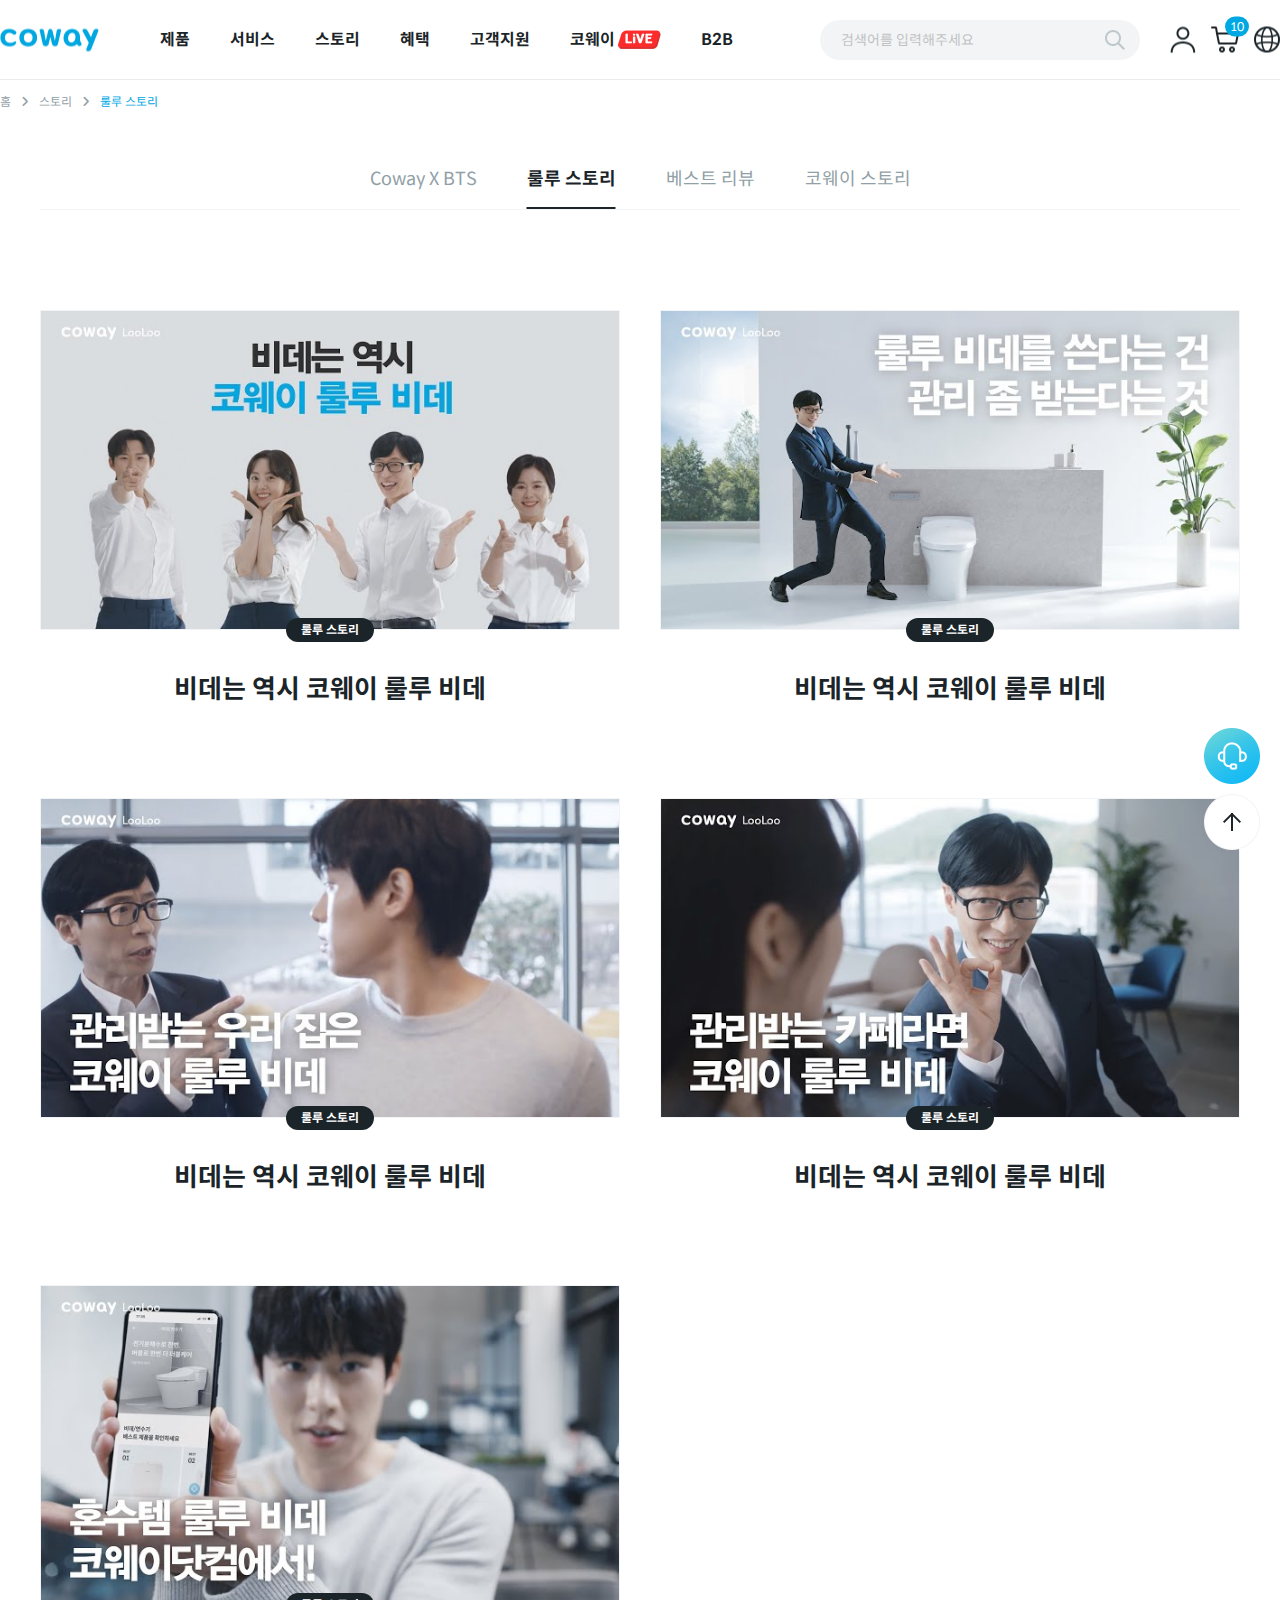
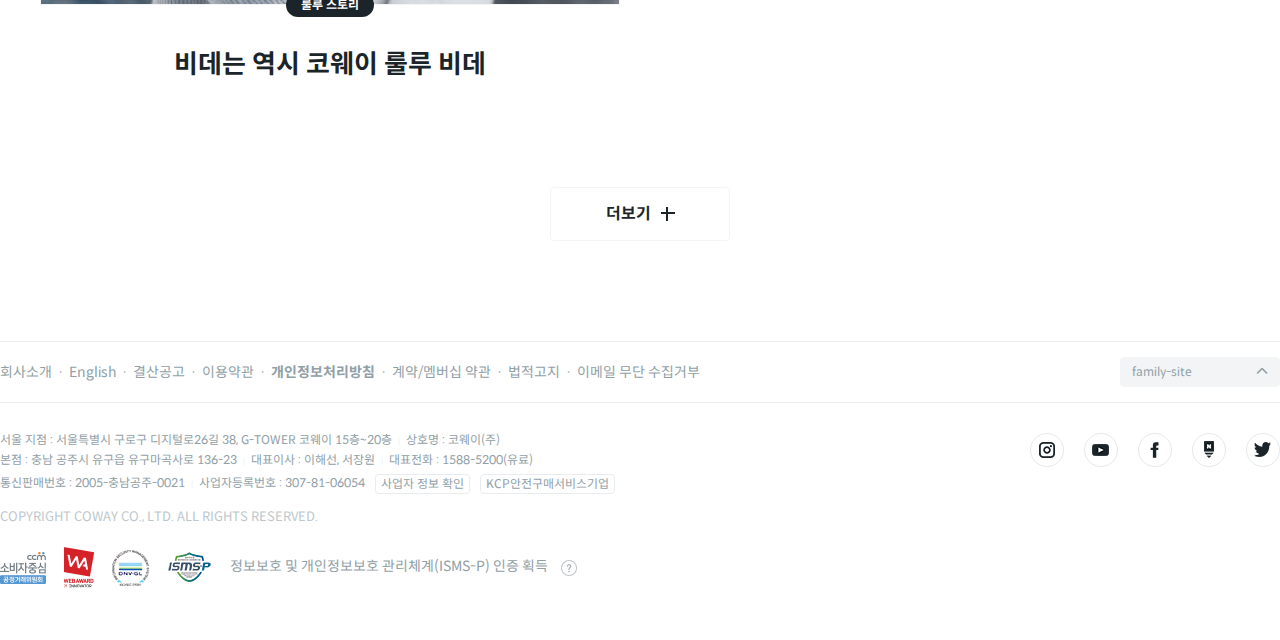
<file: page/story-lulu.html>
<!DOCTYPE html>
<html lang="ko">
  <head>
    <meta charset="utf-8">
    <meta http-equiv="X-UA-Compatible" content="IE=edge">
    <meta name="viewport" content="width=device-width, initial-scale=1, viewport-fit=cover, minimal-ui">
    <meta name="author" content="DinoWorks Inc. 디노웍스(주)">
    <meta name="apple-mobile-web-app-title" content="코웨이">
    <title>룰루 스토리 | 스토리 | coway.com | 코웨이</title>
    <meta name="description" content="비데는 역시 코웨이 룰루 비데 - 룰루 스토리를 소개합니다.">
    <link rel="shortcut icon" href="../favicon.png" type="image/png">
    <link rel="stylesheet" href="../lib/fontawesome/css/all.min.css" type="text/css">
    <link rel="stylesheet" href="../css/web-font.css" type="text/css">
    <link rel="stylesheet" href="../css/reset.css" type="text/css">
    <link rel="stylesheet" href="../css/style.css" type="text/css">
    <!--
    <link rel="stylesheet" href="./css/style.css" type="text/css" media="all and (min-width: 1023.9px)">
    <link rel="stylesheet" href="./css/style-mobile.css" type="text/css" media="all and (max-width: 1023.9px)">
-->
    <script src="../lib/jquery/jquery-3.6.1.min.js"></script>
    <script src="../js/dino-common.js"></script>
  </head>
  <body class="sub story lulu">
    <div id="wrapper">
      <a href="#main" id="skip-nav">본문 바로가기</a>
      <header id="header">
        <span class="bg"></span>
        <div class="container">
          <h1><a href="#"><img alt="COWAY" src="../img/logo.png"></a></h1>
          <nav id="gnb">
            <ul>
              <li data-menu="product">
                <a href="#">제품</a>
                <ul>
                  <li data-menu="plan"><a href="#">코웨이 결합플랜<img alt="더보기" src="../img/icon/icon-more.png"></a></li>
                  <li data-menu="water">
                    <a href="#">정수기</a>
                    <ul>
                      <li data-menu="cold"><a href="#">냉/온/정수기</a></li>
                      <li data-menu="ice"><a href="#">얼음/탄산 정수기</a></li>
                      <li data-menu="stand"><a href="#">스탠드 정수기</a></li>
                    </ul>
                  </li>
                  <li data-menu="air">
                    <a href="#">공기청정기</a>
                    <ul>
                      <li data-menu="normal"><a href="#">일반 공기청정기</a></li>
                      <li data-menu="humid"><a href="#">가습/제습청정기</a></li>
                      <li data-menu="clothing"><a href="#">의류청정기</a></li>
                    </ul>
                  </li>
                  <li data-menu="bidet">
                    <a href="#">비데/연수기</a>
                    <ul>
                      <li data-menu="lulu"><a href="#">룰루 비데</a></li>
                      <li data-menu="softener"><a href="#">연수기</a></li>
                    </ul>
                  </li>
                  <li data-menu="bed">
                    <a href="#">매트리스/프레임</a>
                    <ul>
                      <li data-menu="mattress"><a href="#">매트리스</a></li>
                      <li data-menu="frame"><a href="#">프레임</a></li>
                      <li data-menu="allinone"><a href="#">일체형</a></li>
                    </ul>
                  </li>
                  <li data-menu="home">
                    <a href="#">건강/주방 가전</a>
                    <ul>
                      <li data-menu="stove"><a href="#">전기레인지</a></li>
                      <li data-menu="massage"><a href="#">안마의자</a></li>
                      <li data-menu="etc"><a href="#">기타</a></li>
                    </ul>
                  </li>
                  <li data-menu="maintain">
                    <a href="#">필터/소모품</a>
                    <ul>
                      <li data-menu="water"><a href="#">정수기</a></li>
                      <li data-menu="air"><a href="#">공기청정기</a></li>
                      <li data-menu="bidet"><a href="#">룰루비데</a></li>
                    </ul>
                  </li>
                </ul>
              </li>
              <li data-menu="service">
                <a href="#">서비스</a>
                <ul>
                  <li data-menu="heart">
                    <a href="#">하트서비스</a>
                    <ul>
                      <li data-menu="water"><a href="#">정수기 하트서비스</a></li>
                      <li data-menu="air"><a href="#">공기청정기 하트서비스</a></li>
                      <li data-menu="bidet"><a href="#">비데 하트서비스</a></li>
                      <li data-menu="softener"><a href="#">연수기 하트서비스</a></li>
                    </ul>
                  </li>
                  <li data-menu="care">
                    <a href="#">케어서비스</a>
                    <ul>
                      <li data-menu="mattress"><a href="#">매트리스 케어서비스</a></li>
                      <li data-menu="air"><a href="#">환기장치 케어서비스</a></li>
                      <li data-menu="hood"><a href="#">주방후드 케어서비스</a></li>
                      <li data-menu="clothing"><a href="#">의류청정기 케어서비스</a></li>
                      <li data-menu="massage"><a href="#">안마의자 케어서비스</a></li>
                    </ul>
                  </li>
                  <li data-menu="digital">
                    <a href="#">디지털 서비스</a>
                    <ul>
                      <li data-menu="ar"><a href="#">AR 스마트카탈로그</a></li>
                      <li data-menu="locare"><a href="#">loCare 서비스</a></li>
                    </ul>
                  </li>
                  <li data-menu="space">
                    <a href="#">코웨이 Space</a>
                    <ul>
                      <li data-menu="experience"><a href="#">SLEEP CARE 체험매장</a></li>
                      <li data-menu="gallery"><a href="#">코웨이 Gallery</a></li>
                    </ul>
                  </li>
                  <li data-menu="etc">
                    <a href="#">기타서비스</a>
                    <ul>
                      <li data-menu="inspect"><a href="#">수질검사 서비스</a></li>
                      <li data-menu="collect"><a href="#">필터회수 서비스</a></li>
                    </ul>
                  </li>
                </ul>
              </li>
              <li data-menu="story">
                <a href="#">스토리</a>
                <ul>
                  <li data-menu="bts"><a href="#">Coway X BTS</a></li>
                  <li data-menu="lulu"><a href="#">룰루 스토리</a></li>
                  <li data-menu="best"><a href="#">베스트 리뷰</a></li>
                  <li data-menu="company"><a href="#">코웨이 스토리</a></li>
                </ul>
              </li>
              <li data-menu="benefit">
                <a href="#">혜택</a>
                <ul>
                  <li data-menu="glance"><a href="#">한눈에 보는 혜택</a></li>
                  <li data-menu="Proceeding"><a href="#">진행중 이벤트</a></li>
                  <li data-menu="win"><a href="#">당첨자 발표</a></li>
                  <li data-menu="card"><a href="#">제휴카드</a></li>
                </ul>
              </li>
              <li data-menu="cs">
                <a href="#">고객지원</a>
                <ul>
                  <li data-menu="use">
                    <a href="#">제품 사용 지원</a>
                    <ul>
                      <li data-menu="as"><a href="#">A/S·이전설치 신청</a></li>
                      <li data-menu="faq"><a href="#">자주 찾는 질문</a></li>
                      <li data-menu="self"><a href="#">스스로 관리팁</a></li>
                      <li data-menu="manual"><a href="#">제품 사용설명서 찾기</a></li>
                      <li data-menu="fee"><a href="#">요금/보증안내</a></li>
                    </ul>
                  </li>
                  <li data-menu="consult">
                    <a href="#">고객 상담</a>
                    <ul>
                      <li data-menu="book"><a href="#">상담예약</a></li>
                      <li data-menu="inquiry"><a href="#">1:1 문의</a></li>
                    </ul>
                  </li>
                  <li data-menu="board">
                    <a href="#">고객게시판</a>
                    <ul>
                      <li data-menu="notice"><a href="#">공지사항</a></li>
                      <li data-menu="news"><a href="#">서비스 뉴스</a></li>
                      <li data-menu="compliment"><a href="#">칭찬/개선</a></li>
                    </ul>
                  </li>
                  <li data-menu="etc">
                    <a href="#">기타 이용 안내</a>
                    <ul>
                      <li data-menu="store"><a href="#">매장 찾기</a></li>
                      <li data-menu="seller"><a href="#">판매인 검색</a></li>
                    </ul>
                  </li>
                </ul>
              </li>
              <li data-menu="coway" class="live"><a href="#">코웨이<span class="ir-hidden">Live</span></a></li>
              <li data-menu="b2b"><a href="#">B2B</a></li>
            </ul>
          </nav>

          <div class="search-total">
            <label for="search-keyword">통합검색</label>
            <input type="text" name="" id="search-keyword" placeholder="검색어를 입력해주세요">
            <a href="#"><img alt="검색하기" src="../img/icon/icon-search-gray.png"></a>
            <ul class="data">
              <li>노블 컬렉션 보러가기</li>
              <li>Coway-현대카드 렌탈료 할인+M포인트 적립</li>
              <li>BEST 제품 구매하고 아이패드 당첨 도전!</li>
              <li>더블케어 비데 렌탈하고 화장실 청소 받고!</li>
            </ul>
          </div>

          <ul class="icon-menu">
            <li>
              <a href="#" title="마이페이지"><img alt="마이페이지" src="../img/icon/icon-mypage.png"></a>
              <ul>
                <li><a href="#">사용중인 제품</a></li>
                <li><a href="#">주문내역</a></li>
                <li><a href="#">로그인</a></li>
              </ul>
            </li>
            <li>
              <a href="#" title="장바구니">
                <img alt="장바구니" src="../img/icon/icon-cart.png">
                <span class="badge">10</span>
              </a>
            </li>
            <li>
              <a href="#" title="글로벌사이트"><img alt="글로벌사이트" src="../img/icon/icon-global.png"></a>
              <div class="lang-popup">
                <a href="#" class="close" title="창닫기"><img alt="창닫기" src="../img/icon/icon-close.png"></a>
                <p class="title">국가를 선택하세요.</p>
                <ul class="custom-scroll">
                  <li><a href="#"><img alt="Australia" src="../img/flag/icon-flag-australia.png"><em>Australia</em></a></li>
                  <li><a href="#"><img alt="China" src="../img/flag/icon-flag-china.png"><em>China | 中国</em></a></li>
                  <li><a href="#"><img alt="Dominican Republic" src="../img/flag/icon-flag-dominica.png"><em>Dominican Republic<br>| República Dominicana</em></a></li>
                  <li><a href="#"><img alt="Germany" src="../img/flag/icon-flag-australia.png"><em>Germany | Deutschland</em></a></li>
                  <li><a href="#"><img alt="India" src="../img/flag/icon-flag-india.png"><em>India</em></a></li>
                  <li><a href="#"><img alt="Indonesia" src="../img/flag/icon-flag-indonesia.png"><em>Indonesia</em></a></li>
                  <li><a href="#"><img alt="Japan" src="../img/flag/icon-flag-japan.png"><em>Japan | 日本</em></a></li>
                  <li><a href="#"><img alt="Malaysia" src="../img/flag/icon-flag-malaysia.png"><em>Malaysia</em></a></li>
                  <li><a href="#"><img alt="Sweden" src="../img/flag/icon-flag-sweden.png"><em>Sweden | Sverige</em></a></li>
                  <li><a href="#"><img alt="Thailand" src="../img/flag/icon-flag-thailand.png"><em>Thailand | ประเทศไทย</em></a></li>
                  <li><a href="#"><img alt="UK" src="../img/flag/icon-flag-uk.png"><em>UK</em></a></li>
                  <li><a href="#"><img alt="USA(Rental)" src="../img/flag/icon-flag-usa.png"><em>USA(Rental)</em></a></li>
                  <li><a href="#"><img alt="USA(Retail)" src="../img/flag/icon-flag-usa.png"><em>USA(Retail)</em></a></li>
                  <li><a href="#"><img alt="Vietnam" src="../img/flag/icon-flag-vietnam.png"><em>Vietnam | Việt Nam</em></a></li>
                  <li><a href="#"><img alt="International" src="../img/flag/icon-flag-international.png"><em>International</em></a></li>
                </ul>
              </div>
            </li>
          </ul>
        </div>   <!-- div.container -->

        <div id="search-total">
          <div class="container">
            <div class="search">
              <label for="search-keyword-pop">통합검색</label>
              <input type="text" name="" id="search-keyword-pop">
              <a href="#" class="delete"><img alt="" src="../img/icon/icon-close-circle.png"></a>
              <a href="#" class="search"><img alt="검색하기" src="../img/icon/icon-search-black.png"></a>
              <ul class="recommend custom-scroll">
                <li><a href="#">정수기 필터 <em>정수기</em></a></li>
                <li><a href="#">정수기 필터</a></li>
                <li><a href="#">정수기 필터</a></li>
                <li><a href="#">정수기 필터</a></li>
                <li><a href="#">정수기 필터</a></li>
                <li><a href="#">정수기 필터</a></li>
                <li><a href="#">정수기 필터</a></li>
                <li><a href="#">정수기 필터</a></li>
                <li><a href="#">정수기 필터</a></li>
                <li><a href="#">정수기 필터</a></li>
                <li><a href="#">정수기 필터</a></li>
                <li><a href="#">정수기 필터</a></li>
                <li><a href="#">정수기 필터</a></li>
                <li><a href="#">정수기 필터</a></li>
                <li><a href="#">정수기 필터</a></li>
              </ul>
            </div>
            <div class="recent">
              <p class="title"><em>최근 검색어</em></p>
              <ul>
                <li class="no-info">최근 검색한 단어가 없습니다.</li>
                <li><a href="#">정수기1</a><a href="#">삭제</a></li>
                <li><a href="#">정수기1</a><a href="#">삭제</a></li>
                <li><a href="#">정수기1</a><a href="#">삭제</a></li>
                <li><a href="#">정수기1 정수기1 정수기1 정수기1 정수기1 정수기1</a><a href="#">삭제</a></li>
              </ul>
              <a href="#" class="delete-all">전체삭제</a>
            </div>
            <div class="rank">
              <p class="title"><em>인기 검색어 TOP 10</em></p>
              <ul>
                <li>
                  <a href="#">
                    <span class="rank">1</span>
                    <em>정수기</em>
                    <span class="icon no-change">변동없음</span>
                  </a>
                </li>
                <li>
                  <a href="#" title="아이콘 정수기2 아이콘 정수기2 아이콘 정수기2 아이콘 정수기2">
                    <span class="rank">2</span>
                    <em>아이콘 정수기2 아이콘 정수기2 아이콘 정수기2 아이콘 정수기2</em>
                    <span class="icon up">상승</span>
                  </a>
                </li>
                <li>
                  <a href="#">
                    <span class="rank">3</span>
                    <em>아이콘 얼음정수기</em>
                    <span class="icon down">하락</span>
                  </a>
                </li>
                <li>
                  <a href="#">
                    <span class="rank">4</span>
                    <em>제휴카드</em>
                    <span class="icon new">신규</span>
                  </a>
                </li>
                <li>
                  <a href="#">
                    <span class="rank">5</span>
                    <em>CHO-721N</em>
                    <span class="icon no-change">변동없음</span>
                  </a>
                </li>
                <li>
                  <a href="#">
                    <span class="rank">6</span>
                    <em>비데</em>
                    <span class="icon up">상승</span>
                  </a>
                </li>
                <li>
                  <a href="#">
                    <span class="rank">7</span>
                    <em>워터 스탠드 정수기</em>
                    <span class="icon down">하락</span>
                  </a>
                </li>
                <li>
                  <a href="#">
                    <span class="rank">8</span>
                    <em>필터</em>
                    <span class="icon no-change">변동없음</span>
                  </a>
                </li>
                <li>
                  <a href="#">
                    <span class="rank">9</span>
                    <em>CHPI-7400N</em>
                    <span class="icon up">상승</span>
                  </a>
                </li>
                <li>
                  <a href="#">
                    <span class="rank">10</span>
                    <em>제습기</em>
                    <span class="icon down">하락</span>
                  </a>
                </li>
              </ul>
            </div>
          </div>
          <a href="#" class="close"><img alt="검색창 닫기" src="../img/icon/icon-close-big.png"></a>
        </div>

        <div class="function">
          <div class="consult">
            <a href="#">상담링크</a>
            <ul>
              <li><a href="#"><em>실시간 코디매칭 주문</em>가까운 전문 판매인에게 상담받기</a></li>
              <li><a href="#"><em>카카오톡 문의</em>카카오톡으로 쉽고 빠른 상담하기</a></li>
              <li><a href="#"><em>콜센터(1588-5200)</em>콜센터로 바로 전화연결하기</a></li>
            </ul>
          </div>
          <a href="#" id="scroll-top"><img alt="페이지 상단 이동" src="../img/icon/icon-scroll-top.png"></a>
        </div>
      </header>

      <section id="sub-header">
        <ul id="bread-crumb">
          <li><a href="#">홈</a></li>
          <li><a href="#">스토리</a></li> 
          <li><em>룰루 스토리</em></li>
        </ul>
        <ul id="lnb">
          <li data-menu="bts"><a href="#">Coway X BTS</a></li>
          <li data-menu="lulu" class="on"><a href="#">룰루 스토리</a></li>
          <li data-menu="best"><a href="#">베스트 리뷰</a></li>
          <li data-menu="company"><a href="#">코웨이 스토리</a></li>
        </ul>
      </section>

      <main id="main">
        <section class="page on">
          <h3 class="ir-hidden">룰루 스토리</h3>
          <ul class="wide-card">
            <li>
              <a href="#">
                <span class="thumb" style="background-image: url(../img/story/lulu-img-01.jpg);">000000</span>
                <span class="category">룰루 스토리</span>
                <em>비데는 역시 코웨이 룰루 비데</em>
              </a>
            </li>
            <li>
              <a href="#">
                <span class="thumb" style="background-image: url(../img/story/lulu-img-02.jpg);">000000</span>
                <span class="category">룰루 스토리</span>
                <em>비데는 역시 코웨이 룰루 비데</em>
              </a>
            </li>
            <li>
              <a href="#">
                <span class="thumb" style="background-image: url(../img/story/lulu-img-03.jpg);">000000</span>
                <span class="category">룰루 스토리</span>
                <em>비데는 역시 코웨이 룰루 비데</em>
              </a>
            </li>
            <li>
              <a href="#">
                <span class="thumb" style="background-image: url(../img/story/lulu-img-04.jpg);">000000</span>
                <span class="category">룰루 스토리</span>
                <em>비데는 역시 코웨이 룰루 비데</em>
              </a>
            </li>
            <li>
              <a href="#">
                <span class="thumb" style="background-image: url(../img/story/lulu-img-05.jpg);">000000</span>
                <span class="category">룰루 스토리</span>
                <em>비데는 역시 코웨이 룰루 비데</em>
              </a>
            </li>
          </ul>
          <div class="button-box">
            <a href="#" class="more">더보기</a>
          </div>
        </section>
      </main>

      <footer id="footer">
        <div class="footer-top">
          <div class="container">
            <ul class="link">
              <li><a href="#">회사소개</a></li>
              <li><a href="#">English</a></li>
              <li><a href="#">결산공고</a></li>
              <li><a href="#">이용약관</a></li>
              <li><a href="#"><em>개인정보처리방침</em></a></li>
              <li><a href="#">계약/멤버십 약관</a></li>
              <li><a href="#">법적고지</a></li>
              <li><a href="#">이메일 무단 수집거부</a></li>
            </ul>
            <div class="family-site">
              <a href="#">family-site<i class="fa-solid fa-chevron-up"><span>열기/닫기</span></i></a>
              <ul>
                <li><a href="#" target="_blank">기업 사이트</a></li>
                <li><a href="#" target="_blank">IR Site</a></li>
                <li><a href="#" target="_blank">지속가능경영보고</a></li>
                <li><a href="#" target="_blank">결산공고</a></li>
                <li><a href="#" target="_blank">환경분석센터</a></li>
                <li><a href="#" target="_blank">물맛연구소</a></li>
                <li><a href="#" target="_blank">Re:NK</a></li>
                <li><a href="#" target="_blank">올빚</a></li>
                <li><a href="#" target="_blank">헬시그루</a></li>
              </ul>
            </div>
          </div>
        </div>
        <div class="footer-bottom">
          <div class="container">
            <address>
              <p><span>서울 지점 : 서울특별시 구로구 디지털로26길 38, G-TOWER 코웨이 15층~20층</span><span>상호명 : 코웨이(주)</span></p>
              <p><span>본점 : 충남 공주시 유구읍 유구마곡사로 136-23</span><span>대표이사 : 이해선, 서장원</span><span>대표전화 : 1588-5200(유료)</span></p>
              <p><span>통신판매번호 : 2005-충남공주-0021</span><span>사업자등록번호 : 307-81-06054</span><a href="#">사업자 정보 확인</a><a href="#">KCP안전구매서비스기업</a></p>
            </address>
            <p class="copyright">COPYRIGHT COWAY CO., LTD. ALL RIGHTS RESERVED.</p>
            <ul class="cert">
              <li><img alt="소비자중심경영 ccm 인증" title="소비자중심경영 ccm 인증" src="../img/footer-cert-01.png"></li>
              <li><img alt="웹어워드수상" title="웹어워드수상" src="../img/footer-cert-02.png"></li>
              <li><img alt="DNV GL마크" title="DNV GL마크" src="../img/footer-cert-03.png"></li>
              <li><img alt="ISMS 인증" title="ISMS 인증" src="../img/footer-cert-04.png"></li>
              <li>
                <span>정보보호 및 개인정보보호 관리체계(ISMS-P) 인증 획득</span>
                <a href="#" class="desc"><img alt="" src="../img/icon/icon-help.png"></a>
                <div class="popup">
                  <p>정보보호 및 개인정보보호 관리체계(ISMS-P) 인증 획득</p>
                  <p>[인증범위] 코웨이 온라인 서비스 (코웨이닷컴, 코스메틱)</p>
                  <p>[유효기간] 2022.06.15 ~ 2025.06.14</p>
                  <a href="#" class="close"><img alt="창닫기" src="../img/icon/icon-close.png"></a>
                </div>
              </li>
            </ul>
            <ul class="sns-link">
              <li><a href="#"><img alt="인스타그램" src="../img/icon/icon-sns-instagram.png"></a></li>
              <li><a href="#"><img alt="유튜브" src="../img/icon/icon-sns-youtube.png"></a></li>
              <li><a href="#"><img alt="패이스북" src="../img/icon/icon-sns-facebook.png"></a></li>
              <li><a href="#"><img alt="네이버 블로그" src="../img/icon/icon-sns-nblog.png"></a></li>
              <li><a href="#"><img alt="트위터" src="../img/icon/icon-sns-twitter.png"></a></li>
            </ul>
          </div>
        </div>
      </footer>
    </div>

<script>
'use strict';



</script>

  </body>
</html>
</file>
<file: css/web-font.css>
@charset 'utf-8';

@font-face {
  font-family: 'HanSansNeo';
  font-style: normal;
  font-weight: 300;
  src: local('※'),
    url('../font/SpoqaHanSansNeo-Light.woff2') format('woff2'),
    url('../font/SpoqaHanSansNeo-Light.woff') format('woff'),
    url('../font/SpoqaHanSansNeo-Light.ttf') format('truetype');
}

@font-face {
  font-family: 'HanSansNeo';
  font-style: normal;
  font-weight: 400;
  src: local('※'),
    url('../font/SpoqaHanSansNeo-Regular.woff2') format('woff2'),
    url('../font/SpoqaHanSansNeo-Regular.woff') format('woff'),
    url('../font/SpoqaHanSansNeo-Regular.ttf') format('truetype');
}

@font-face {
  font-family: 'HanSansNeo';
  font-style: normal;
  font-weight: 500;
  src: local('※'),
    url('../font/SpoqaHanSansNeo-Medium.woff2') format('woff2'),
    url('../font/SpoqaHanSansNeo-Medium.woff') format('woff'),
    url('../font/SpoqaHanSansNeo-Medium.ttf') format('truetype');
}

@font-face {
  font-family: 'HanSansNeo';
  font-style: normal;
  font-weight: 700;
  src: local('※'),
    url('../font/SpoqaHanSansNeo-Bold.woff2') format('woff2'),
    url('../font/SpoqaHanSansNeo-Bold.woff') format('woff'),
    url('../font/SpoqaHanSansNeo-Bold.ttf') format('truetype');
}
</file>
<file: css/style-mobile.css>
@charset 'utf-8';

/* reset for mobile */
.pc {display: none !important;}
br.only-pc {content: '';}
br.only-pc::after {content: ' ';}


/* 전역 변수 설정 */
:root {

}


/* common (include, layout) */
body {font-family: 'HanSansNeo', '나눔고딕', 'NanumGothic', '맑은 고딕', 'malgun gothic', '돋움', Dotum, 'Apple SD Gothic Neo', Helvetica, sans-serif; font-weight: 400; font-size: 14px; color: #1b2529 ; background: #ffffff; z-index: 100000;}
#wrapper {min-width: 320px; max-width: 1024px; margin: 0 auto; overflow: hidden;}/* 모바일은 화면 밖으로 밀려 숨어있는거 많음 꼭 오버플로워히든처리하기(마지막에 하기) */
#wrapper.mask {height: 100vh;}
#wrapper.mask::after {content: ''; position: fixed; left: 0; top: 0; width: 100%; height: 100%; background-color: rgba(0, 0, 0, 0.3); z-index: 100;}/* 배경화면 마스킹처리 */
#skip-nav {position: fixed; left: 0; top: -40px; width: 100%; line-height: 40px; text-align: center; background-color: rgba(0, 0, 0, 0.6); color: #ffffff; font-size: 16px; transition: top 0.3s; z-index: 100000;}
#skip-nav:focus {top: 0;}


#header {position: fixed; left: 0; top: 0; width: 100%; height: 60px; z-index: 100000;}
#header h1 {position: absolute; left: 20px; top: 50%; transform: translate(0, -50%);}
#header h1 a {display: block;}
#header h1 a img {display: block; height: 20px;}/* 이미지도 글자로인식, 폰트크기가 엄청 큼//하이트를 줘야 이미지가 줄어듬 */
#header h1 a img:first-child {position: absolute; opacity: 0;}/* 이미지 두개 포개고 첫이미지를 투명하게 처리해서 뒤에영역 보이게 */
/* 햄버거메뉴 */
#header a.menu {position: absolute; right: 20px; top: 50%; transform: translate(0, -50%); width: 28px; height: 20px;}
#header a.menu::before {content: ''; position: absolute; left: 50%; top: 0; transform: translate(-50%, 0); width: 100%; height: 2px; background-color: #ffffff; transition: all 0.3s;}
#header a.menu span {position: absolute; left: 50%; top: 50%; transform: translate(-50%, -50%); width: 100%; height: 2px; background-color: #ffffff; overflow: hidden; text-indent: -999px;  transition: all 0.3s}}
#header a.menu::after {content: ''; position: absolute; left: 50%; bottom: 0; transform: translate(-50%, 0); width: 100%; height: 2px; background-color: #ffffff; transition: all 0.3s;}

#header a.menu.close::before {top: 50%; transform: translate(-50%, -50%) rotate(35deg); width: 120%;}
#header a.menu.close span {opacity: 0;}
#header a.menu.close::after {bottom: 50%; transform: translate(-50%, 50%) rotate(-35deg); width: 120%;}

#gnb {position: fixed; right: 100%; top: 60px; width: 100%; height:calc(100% - 60px) ; background-color: #ffffff; overflow: auto; padding: 30px 20px 100px 20px; font-size: 16px; transition: right 0.3s;}/* 아주 중요 top만큼 calc줘서 빼주기 꼭!!! overflow: auto;꼭 지정해주기 //스크롤바생김*/
#gnb.open {right: 0;}
#gnb a {display: block;}
#gnb > ul {border-bottom: 1px solid #f2f4f5;}
#gnb > ul > li {border-top: 1px solid #f2f4f5;}
#gnb > ul > li > a {line-height: 50px; font-size: 22px; font-weight: 700; background-color: yellow;}
#gnb > ul > li > ul {overflow: hidden; height: 0;}
#gnb > ul > li > ul > li + li {margin-top: 3px;}
#gnb > ul > li > ul > li > a {line-height: 40px; font-weight: 700; background-color: pink;}
#gnb > ul > li > ul > li > ul {overflow: hidden; height: 0;}
#gnb > ul > li > ul > li > ul > li + li {margin-top: 3px;}
#gnb > ul > li > ul > li > ul > li > a {line-height: 30px; padding-left: 30px; background-color: lime;}


#header div.search-total {display: none;}/* 작업후 디스플레이 논 */
#header ul.icon-menu {display: none;}


#header a.open-search {position: absolute; right: 64px; top: 50%; transform: translate(0, -50%); color: #ffffff; font-size: 20px;}
#header a.open-search i {display: block;}/* 글시로 인식됨, display block줌 */

#search-total {position: fixed; right: 0; top: 0; width: 100%; height: 100%; background-color: #ffffff; overflow: auto; padding-bottom: 100px; transition: right 0.3s;}
#search-total.open {right: 0;}
#search-total div.search {position: relative; background-color: pink; margin:60px 20px 30px 20px; width: calc(100% - 40px);}
#search-total div.search label {position: absolute; left: -9999px;}
#search-total div.search input {font: inherit; font-size: 16px; width: 100%; height: 42px; border: 2px solid #1b2529; border-radius: 50px; padding: 0 100px 0 30px; appearance: none; transition: all 0.3s; outline: none;}
#search-total div.search input:focus {border-color: #00a8e3; outline: 3px solid rgba(0, 168, 227, 0.2);}
#search-total div.search > a {position: absolute; right: 0; top: 50%; transform: translate(0, -50%);}
#search-total div.search > a.delete {right: 60px; width: 20px; display: none;}
#search-total div.search > a.search {right: 20px;}
#search-total div.search ul {position: absolute; left: 20px; top: calc(100% + 40px); width: calc(100% - 40px); max-height: 420px; background-color: #ffffff; z-index: 10; overflow: auto; display: none;}
#search-total div.search ul > li + li {margin-top: 10px;}
#search-total div.search ul > li > a {display: block; line-height: 30px; font-size: 16px;}
#search-total div.search ul > li > a em {color: #00a8e3;}


#search-total div.recent {position: relative; font-size: 15px; color: #90a0a6; padding: 0 20px 80px 20px; border-bottom: 1px solid #f2f4f5; background-color: pink;}
#search-total div.recent p.title {font-size: 16px; font-weight: 700; margin-bottom: 30px; color: #1b2529;}
#search-total div.recent ul > li.no-info {display: none;}
#search-total div.recent ul > li {position: relative; padding-right: 50px;}
#search-total div.recent ul > li + li {margin-top: 15px;}
#search-total div.recent ul > li > a:first-child {display: inline-block; line-height: 20px; max-width: 100%; white-space: nowrap; overflow: hidden; text-overflow: ellipsis;}
#search-total div.recent ul > li > a:last-child {position: absolute; top: 50%; transform: translate(0, -50%); margin-left: 20px; width: 20px; height: 20px; background: url(../img/icon/icon-close-circle.png) center center no-repeat; background-size: 20px auto; overflow: hidden; text-indent: -999px; vertical-align: middle;}
#search-total div.recent a.delete-all {position: absolute; bottom: 0; color: #bec8cc; font-size: 14px; padding-left: 20px; background: url(../img/icon/icon-trash.png) left center no-repeat; background-size: auto 14px;}

#search-total div.rank {position: relative; font-size: 16px; padding: 30px 20px; border-bottom: 1px solid #f2f4f5; background-color: yellow;}
#search-total div.rank p.title {font-size: 16px; font-weight: 700; margin-bottom: 30px;}
#search-total div.rank ul > li + li {margin-top: 20px;}
#search-total div.rank ul > li > a {display: block; position: relative; white-space: nowrap; overflow: hidden; text-overflow: ellipsis; padding: 0 60px 0 50px;}
#search-total div.rank ul > li > a span.rank {position: absolute; left: 0; width: 20px; text-align: center; font-weight: 700;}
#search-total div.rank ul > li > a span.icon {position: absolute; right: 0; top: 50%; transform: translate(0, -50%); width: 40px; height: 20px; background: url(../img/icon/icon-no-change.png) center center no-repeat; overflow: hidden; text-indent: -999px;}
#search-total div.rank ul > li > a span.icon.up {background-image: url(../img/icon/icon-up.png);}
#search-total div.rank ul > li > a span.icon.down {background-image: url(../img/icon/icon-down.png);}
#search-total div.rank ul > li > a span.icon.new {background-image: url(../img/icon/icon-new.png);}

#search-total a.close {position: absolute; right: 0; top: 0; width: 50px;}


#header div.function {display: none;}




/* main */
#main-visual {position: relative; overflow: hidden;} /* 더미깔고 하이트 지우기 ..밑장깔기*/
#main-visual p.dummy {opacity: 0;}/* 더미깔때 사용 */
#main-visual p.dummy img {width: 100%;} /* 작은이미지 올때 같이 움직이게 사용 */
#main-visual ul.slide {position: absolute; left: 0; top: 0; width: 100%; height: 100%;}
#main-visual ul.slide > li {position: absolute; left: 0; top: 0; width: 100%; height: 100%; display: none;}
#main-visual ul.slide > li:first-child {display: block;}
#main-visual ul.slide > li > img {width: 100%;}
#main-visual ul.slide > li a {position: absolute; left: 0; bottom: 100px; font-size: 16px; z-index: 10; text-align: center; }
#main-visual ul.slide > li em {font-size: 30px; font-weight: 700; margin: 20px 0 40px 0; display: block;}
#main-visual ul.slide > li span.link {font-size: 15px; font-weight: 700;}
#main-visual ul.slide > li span.link::after {content: '\f061'; font-family: 'Font Awesome 6 Free'; font-weight: 700; margin-left: 10px;}
#main-visual div.indicator {position: absolute; width: 60%; height: 20px; left: 50%; transform: translate(-50%, 0); bottom: 20px; z-index: 10;}
#main-visual div.indicator span.bar {position: absolute; left: 0; top: 50%; transform: translate(0, -50%); width: calc(100% - 20px); height: 2px; background-color: rgba(255, 255, 255, 0.5); border-radius: 10px; overflow: hidden;}
#main-visual div.indicator span.bar em {position: absolute; left: 0; width: 14.4%; height: 100%; background-color: #1b2529; border-radius: 10px; text-indent: -9999px;}
#main-visual div.indicator a.play {position: absolute; right: 0; top: 0; width: 20px; height: 100%; font-size: 12px;}
#main-visual div.indicator a.play i {position: absolute; left: 50%; top: 50%; transform: translate(-50%, -50%);}
#main-visual div.indicator a.play i.start {display: block;}
#main-visual div.indicator a.play i.pause {display: none;}
#main-visual div.indicator a.play.on i.start {display: none;}
#main-visual div.indicator a.play.on i.pause {display: block;}
/* #main-visual p.control {position: absolute; left: 50%; top: 0; transform: translate(-50%, 0); width: 1400px; max-width: 100vw; height: 100%;} */
#main-visual p.control a {position: absolute; top: 50%; transform: translate(0, -50%); width: 20px; height: 40px; background: url(../img/icon/icon-left-black.png) center center no-repeat; overflow: hidden; text-indent: -999px;}
#main-visual p.control a.prev {left: 10px; background-image: url(../img/icon/icon-left-black.png);}
#main-visual p.control a.next {right: 10px; background-image: url(../img/icon/icon-right-black.png);}
#main-visual.white {color: #ffffff;}
#main-visual.white div.indicator span.bar em {background-color: #ffffff;}
#main-visual.white p.control a.prev {background-image: url(../img/icon/icon-left-white.png);}
#main-visual.white p.control a.next {background-image: url(../img/icon/icon-right-white.png);}
</file>
<file: css/style.css>
@charset 'utf-8';

/* reset for pc */
.mobile {display: none !important;}/* 스크립트처리도 안보임 pc버전에서 절대 안 보임 */
br.only-m {content: '';}/* 줄바꿈 있을때 br사용 했는데 공백으로 바꿈 */
br.only-m::after {content: ' ';}


/* 전역 변수 설정 */
:root {
  --header-height: 80px;
}


/* common (include, layout) */
body {font-family: 'HanSansNeo', '나눔고딕', 'NanumGothic', '맑은 고딕', 'malgun gothic', '돋움', Dotum, 'Apple SD Gothic Neo', Helvetica, sans-serif; font-weight: 400; font-size: 14px; color: #1b2529 ; background: #ffffff;}
#wrapper {min-width: 1024px; overflow: hidden;}
#wrapper.mask {height: 100vh;}
#wrapper.mask::after {content: ''; position: fixed; left: 0; top: 0; width: 100%; height: 100%; background-color: rgba(0, 0, 0, 0.3); z-index: 100;}
#skip-nav {position: fixed; left: 0; top: -40px; width: 100%; line-height: 40px; text-align: center; background-color: rgba(0, 0, 0, 0.6); color: #ffffff; font-size: 16px; transition: top 0.3s; z-index: 100000;}
#skip-nav:focus {top: 0;}

#header {position: relative; height: var(--header-height); background-color: #ffffff; border-bottom: 1px solid #e8ecee; z-index: 1000;}
#header > div.container {position: relative; max-width: 1400px; height: 100%; margin: 0 auto;}
#header h1 {position: absolute; left: 0; top: 50%; transform: translate(0, -50%);}
#header h1 * {display: block;}
#header span.bg {content: ''; position: absolute; left: 0; top: calc(100% + 1px); width: 100%; height: 0; background-color: #ffffff; box-shadow: 0 3px 5px 0 rgba(0, 0, 0, 0.1);}
#wrapper.mask #header {z-index: initial;}

#gnb {position: absolute; left: 160px; top: 0; font-size: 16px; font-weight: 700;}
#gnb a {transition: color 0.3s; display: block;}
#gnb li.on > a,
#gnb a:hover {color: #00a8e3;}
#gnb > ul > li {float: left;}
#gnb > ul > li + li {margin-left: 40px;}
#gnb > ul > li > a {display: block; position: relative; height: 100%; line-height: calc(var(--header-height) - 1px);}
#gnb > ul > li > a::after {content: ''; position: absolute; left: 50%; bottom: 0; transform: translate(-50%, 0); width: 0; height: 2px; background-color: #00a8e3; transition: width 0.3s;}
#gnb > ul > li > a:hover::after {width: 100%;}
#gnb > ul > li.live > a {background: url(../img/icon/icon-live.png) right center no-repeat, url(../img/icon/icon-live-on.png) right center no-repeat; background-size: auto auto, 0px auto; padding-right: 46px;}
#gnb > ul > li.live > a:hover {background-size: 0px auto, auto auto;}
#gnb > ul > li > ul {position: absolute; top: calc(100% + 1px); left: -160px; width: 1400px; max-width: 100vw; min-width: 1024px; overflow: hidden; height: 0;}
#gnb > ul > li:nth-child(3) > ul {padding-left: 40px;}
#gnb > ul > li:nth-child(4) > ul {padding-left: 100px;}
#gnb > ul > li:nth-child(5) > ul {padding-left: 100px;}
#gnb > ul > li > ul > li {float: left; padding: 30px 0;}
#gnb > ul > li > ul > li + li {margin-left: 5%;}
#gnb > ul > li > ul > li > ul {font-size: 15px; font-weight: 400; margin-top: 25px;}
#gnb > ul > li > ul > li > ul > li + li {margin-top: 15px;}

#header div.search-total {position: absolute; right: 140px; top: 50%; transform: translate(0, -50%);}
#header div.search-total label {position: absolute; left: -9999px;}
#header div.search-total input {font: inherit; font-size: 14px; color: #90a0a6; width: 320px; height: 40px; border: 1px solid transparent; border-radius: 50px; padding: 0 50px 0 20px; background-color: #f2f4f5; outline: none; transition: all 0.3s; appearance: none;}
#header div.search-total input:focus {border-color: #00a8e3; outline: 3px solid rgba(0, 168, 227, 0.2); background-color: #ffffff;}
#header div.search-total input::placeholder {opacity: 0.4;}
#header div.search-total a {position: absolute; right: 15px; top: 50%; transform: translate(0, -50%);}
#header div.search-total ul.data {position: absolute; height: 0; overflow: hidden;}

#header ul.icon-menu {position: absolute;  right: 0; top: 50%; transform: translate(0, -50%);}
#header ul.icon-menu > li {float: left; position: relative;}
#header ul.icon-menu > li + li {margin-left: 15px;}
#header ul.icon-menu > li > a {display: block;}
#header ul.icon-menu > li > a span.badge {position: absolute;  right: -10px; top: -10px; min-width: 20px; height: 20px; border-radius: 100px; background-color: #00a8e3; color: #ffffff; font-size: 12px; text-align: center; line-height: 20px; padding: 0 5px; box-sizing: border-box;}
#header ul.icon-menu > li > ul {position: absolute; left: 50%; top: calc(100% + 10px); transform: translate(-50%, 0); width: 130px; box-sizing: border-box; padding: 25px 15px; text-align: center; background-color: #ffffff; box-shadow: 1px 1px 6px 0 rgba(0, 0, 0, 0.2); border-radius: 3px; font-size: 14px; display: none;}
#header ul.icon-menu > li > ul::before {content: ''; position: absolute; left: 50%; top: -20px; transform: translate(-50%, 0); border: 10px solid transparent; border-bottom-color: rgba(0, 0, 0, 0.1);}
#header ul.icon-menu > li > ul::after {content: ''; position: absolute; left: 50%; top: -18px; transform: translate(-50%, 0); border: 10px solid transparent; border-bottom-color: #ffffff;}
#header ul.icon-menu > li > ul.on {display: block;}
#header ul.icon-menu > li > ul > li + li {margin-top: 18px;}
#header ul.icon-menu > li > ul > li > a {display: block; transition: color 0.3s;}
#header ul.icon-menu > li > ul > li > a:hover {color: #00a8e3;}
#header ul.icon-menu > li > a + div.lang-popup {position: absolute; right: 0; top: calc(100% + 10px); width: 250px; box-sizing: border-box; padding: 25px 15px; background-color: #ffffff; box-shadow: 1px 1px 6px 0 rgba(0, 0, 0, 0.2); border-radius: 3px; font-size: 14px; display: none;}
#header ul.icon-menu > li > a + div.lang-popup.on {display: block;}
#header ul.icon-menu > li > a + div.lang-popup a.close {position: absolute; right: 15px; top: 15px;}
#header ul.icon-menu > li > a + div.lang-popup p.title {font-size: 15px; font-weight: 700; margin-bottom: 20px;}
#header ul.icon-menu > li > a + div.lang-popup ul {max-height: 400px; overflow: auto; font-size: 13px;}
#header ul.icon-menu > li > a + div.lang-popup ul > li + li {margin-top: 20px;}
#header ul.icon-menu > li > a + div.lang-popup ul > li > a {display: block; position: relative; padding-left: 50px; line-height: 21px; transition: color 0.3s;}
#header ul.icon-menu > li > a + div.lang-popup ul > li > a:hover {color: #00a8e3;}
#header ul.icon-menu > li > a + div.lang-popup ul > li img {height: 21px; position: absolute; left: 0; top: 0;}

#search-total {position: fixed; left: 0; top: 0; width: 100%; background-color: #ffffff; padding-top: 50px; padding-bottom: 50px; box-shadow: 0 5px 10px 0 rgba(0, 0, 0, 0.2); z-index: 1000; display: none;}
#search-total > div.container {width: 600px; margin: 0 auto; display: grid; grid-template-columns: calc(50% - 20px) calc(50% - 20px); gap: 40px;}
#search-total > div.container > div {position: relative;}
#search-total div.search {grid-column: 1 / 3;}
#search-total div.search label {position: absolute; left: -9999px;}
#search-total div.search input {font: inherit; font-size: 16px; width: 100%; height: 42px; border: 2px solid #1b2529; border-radius: 50px; padding: 0 100px 0 30px; appearance: none; transition: all 0.3s; outline: none;}
#search-total div.search input:focus {border-color: #00a8e3; outline: 3px solid rgba(0, 168, 227, 0.2);}
#search-total div.search > a {position: absolute; right: 0; top: 50%; transform: translate(0, -50%);}
#search-total div.search > a.delete {right: 60px; width: 20px; display: none;}
#search-total div.search > a.search {right: 20px;}
#search-total div.search ul {position: absolute; left: 20px; top: calc(100% + 40px); width: calc(100% - 40px); max-height: 420px; background-color: #ffffff; z-index: 10; overflow: auto; display: none;}
#search-total div.search ul > li + li {margin-top: 10px;}
#search-total div.search ul > li > a {display: block; line-height: 30px; font-size: 16px;}
#search-total div.search ul > li > a em {color: #00a8e3;}
#search-total div.recent {font-size: 15px; color: #90a0a6; padding-left: 20px;}
#search-total div.recent p.title {font-size: 16px; font-weight: 700; margin-bottom: 30px; color: #1b2529;}
#search-total div.recent {padding-bottom: 40px;}
#search-total div.recent ul > li.no-info {display: none;}
#search-total div.recent ul > li {position: relative; padding-right: 50px;}
#search-total div.recent ul > li + li {margin-top: 15px;}
#search-total div.recent ul > li > a:first-child {display: inline-block; line-height: 20px; max-width: 100%; white-space: nowrap; overflow: hidden; text-overflow: ellipsis;}
#search-total div.recent ul > li > a:last-child {position: absolute; top: 50%; transform: translate(0, -50%); margin-left: 20px; width: 20px; height: 20px; background: url(../img/icon/icon-close-circle.png) center center no-repeat; background-size: 20px auto; overflow: hidden; text-indent: -999px; vertical-align: middle;}
#search-total div.recent a.delete-all {position: absolute; bottom: 0; color: #bec8cc; font-size: 14px; padding-left: 20px; background: url(../img/icon/icon-trash.png) left center no-repeat; background-size: auto 14px;}
#search-total div.rank {font-size: 16px; padding-right: 20px;}
#search-total div.rank p.title {font-size: 16px; font-weight: 700; margin-bottom: 30px;}
#search-total div.rank ul > li + li {margin-top: 20px;}
#search-total div.rank ul > li > a {display: block; position: relative; white-space: nowrap; overflow: hidden; text-overflow: ellipsis; padding: 0 60px 0 50px;}
#search-total div.rank ul > li > a span.rank {position: absolute; left: 0; width: 20px; text-align: center; font-weight: 700;}
#search-total div.rank ul > li > a span.icon {position: absolute; right: 0; top: 50%; transform: translate(0, -50%); width: 40px; height: 20px; background: url(../img/icon/icon-no-change.png) center center no-repeat; overflow: hidden; text-indent: -999px;}
#search-total div.rank ul > li > a span.icon.up {background-image: url(../img/icon/icon-up.png);}
#search-total div.rank ul > li > a span.icon.down {background-image: url(../img/icon/icon-down.png);}
#search-total div.rank ul > li > a span.icon.new {background-image: url(../img/icon/icon-new.png);}
#search-total a.close {position: absolute; left: 50%; top: 100%; transform: translate(-50%, 0);}

#header div.function {position: fixed; width: 56px; right: 20px; bottom: 50px;}
#header div.function div.consult {position: relative;}
#header div.function div.consult > a {display: block; height: 56px; text-indent: -999px; overflow: hidden; background: url(../img/icon/icon-chat.png) center center no-repeat; background-size: 100% auto;}
#header div.function div.consult > ul > li {position: absolute; right: 0; bottom: 70px; transform: translate(0, 30px); opacity: 0; display: none;}
#header div.function div.consult > ul > li > a {display: block; position: relative; width: 280px; border-radius: 6px; box-shadow: 0 0 10px 0 rgba(0, 0, 0, 0.3); font-size: 14px; color: #90a0a6; padding: 20px 20px 20px 65px; background: #ffffff url(../img/icon/icon-chat-01.png) 15px center no-repeat;}
#header div.function div.consult > ul > li:nth-child(2) {bottom: 160px;}
#header div.function div.consult > ul > li:nth-child(2) > a {background-image: url(../img/icon/icon-chat-02.png);}
#header div.function div.consult > ul > li:nth-child(3) {bottom: 250px;}
#header div.function div.consult > ul > li:nth-child(3) > a {background-image: url(../img/icon/icon-chat-03.png);}
#header div.function div.consult > ul > li > a em {display: block; font-size: 16px; color: #1b2529; font-weight: 700; margin-bottom: 4px;}
#header div.function div.consult.open > a {background-image: url(../img/icon/icon-chat-close.png);}
#header div.function div.consult.open > ul > li {transform: translate(0, 0); opacity: 1; display: block;}
#header #scroll-top {display: block; width: 56px; margin-top: 10px;}
#header #scroll-top img {width: 100%;}


#footer {border-top: 1px solid #e8ecee; font-size: 12px; color: #90a0a6;}
#footer div.footer-top {border-bottom: 1px solid #e8ecee;}
#footer div.footer-top > div.container {position: relative; max-width: 1400px; margin: 0 auto;}
#footer ul.link {overflow: hidden; line-height: 60px; font-size: 14px;}
#footer ul.link > li {float: left;}
#footer ul.link > li + li::before {content: '·'; margin: 0 5px;}
#footer ul.link > li > a {transition: color 0.3s;}
#footer ul.link > li > a:hover {color: #1b2529;}
#footer ul.link > li em {font-weight: 700;}
#footer div.family-site {position: absolute; right: 0; top: 50%; transform: translate(0, -50%);}
#footer div.family-site > a {display: block; position: relative; width: 160px; line-height: 26px; border: 2px solid transparent; background-color: #f2f4f5; border-radius: 4px; padding: 0 40px 0 10px; transition: all 0.3s;}
#footer div.family-site > a i {position: absolute; right: 10px; top: 50%; transform: translate(0, -50%); transition: all 0.3s;}
#footer div.family-site ul {position: absolute; width: 100%; bottom: calc(100% - 2px); background-color: #ffffff; color: #1b2529; height: 0; overflow: hidden; transition: height 0.3s;}
#footer div.family-site ul > li:first-child {border-top: 2px solid #1b2529; border-top-left-radius: 4px; border-top-right-radius: 4px;}
#footer div.family-site ul > li {border-left: 2px solid #1b2529; border-right: 2px solid #1b2529;}
#footer div.family-site ul > li + li {padding-top: 2px;}
#footer div.family-site ul > li > a {display: block; line-height: 30px; padding: 0 12px; transition: background-color 0.3s;}
#footer div.family-site ul > li > a:hover {background-color: #f2f4f5;}
#footer div.family-site.open > a {background-color: #ffffff; border-color: #1b2529; border-top-left-radius: 0; border-top-right-radius: 0;}
#footer div.family-site.open > a i {color: #1b2529; transform: translate(0, -50%) rotate(180deg);}
#footer div.footer-bottom > div.container {position: relative; max-width: 1400px; margin: 0 auto; padding: 30px 0 50px 0;}
#footer address p + p {margin-top: 6px;}
#footer address p span + span::before {content: '|'; margin: 0 6px; color: #e8ecee; font-size: 8px;}
#footer address a {display: inline-block; vertical-align: middle; border: 1px solid #e8ecee; padding: 2px 5px; border-radius: 4px; margin-left: 10px; transition: border-color 0.3s;}
#footer address a:hover {border-color: #1b2529;}
#footer p.copyright {margin: 15px 0 20px 0; color: #bec8cc; font-size: 13px;}
#footer ul.cert::after {content: ''; display: block; clear: both;}
#footer ul.cert > li {position: relative; display: inline-block; vertical-align: middle; font-size: 14px;}
#footer ul.cert > li + li {margin-left: 15px;}
#footer ul.cert > li > a.desc {display: inline-block; width: 16px; vertical-align: middle; margin-left: 10px;}
#footer ul.cert > li > div.popup {position: absolute; left: calc(100% - 20px); bottom: 100%; width: 300px; padding: 20px 40px 20px 20px; border: 2px solid #1b2529; border-radius: 8px; background-color: #ffffff; color: #1b2529; font-size: 13px; display: none;}
#footer ul.cert > li > div.popup p + p {margin-top: 6px;}
#footer ul.cert > li > div.popup a.close {position: absolute; top: 10px; right: 10px;}
#footer ul.sns-link {position: absolute; right: 0; top: 30px;}
#footer ul.sns-link > li {float: left;}
#footer ul.sns-link > li + li {margin-left: 20px;}
#footer ul.sns-link > li > a {display: block; position: relative; width: 34px; height: 34px; border: 1px solid #e5e9eb; border-radius: 50px; transition: border-color 0.3s;}
#footer ul.sns-link > li > a:hover {border-color: #1b2529;}
#footer ul.sns-link > li > a img {position: absolute; left: 50%; top: 50%; transform: translate(-50%, -50%);}



/* main */
body.main #main {padding-bottom: 100px;}

#main-visual {position: relative; max-width: 1880px; height: 700px; margin: 20px auto; border-radius: 8px; overflow: hidden;}
#main-visual ul.slide {position: absolute; left: 0; top: 0; width: 100%; height: 100%;}
#main-visual ul.slide > li {position: absolute; left: 0; top: 0; width: 100%; height: 100%; display: none;}
#main-visual ul.slide > li:first-child {display: block;}
#main-visual ul.slide > li > img {max-width: none; position: absolute; left: 50%; transform: translate(-50%, 0); height: 100%;}
#main-visual ul.slide > li a {position: absolute; left: calc(50% - 600px); top: 50%; transform: translate(0, -50%); font-size: 20px; z-index: 10;}
#main-visual ul.slide > li em {font-size: 50px; font-weight: 700; margin: 20px 0 40px 0; display: block;}
#main-visual ul.slide > li span.link {font-size: 15px; font-weight: 700;}
#main-visual ul.slide > li span.link::after {content: '\f061'; font-family: 'Font Awesome 6 Free'; font-weight: 700; margin-left: 10px;}
#main-visual div.indicator {position: absolute; width: 440px; height: 20px; left: 50%; transform: translate(-50%, 0); bottom: 20px; z-index: 10;}
#main-visual div.indicator span.bar {position: absolute; left: 0; top: 50%; transform: translate(0, -50%); width: calc(100% - 20px); height: 2px; background-color: rgba(255, 255, 255, 0.5); border-radius: 10px; overflow: hidden;}
#main-visual div.indicator span.bar em {position: absolute; left: 0; width: 14.4%; height: 100%; background-color: #1b2529; border-radius: 10px; text-indent: -9999px;}
#main-visual div.indicator a.play {position: absolute; right: 0; top: 0; width: 20px; height: 100%; font-size: 12px;}
#main-visual div.indicator a.play i {position: absolute; left: 50%; top: 50%; transform: translate(-50%, -50%);}
#main-visual div.indicator a.play i.start {display: block;}
#main-visual div.indicator a.play i.pause {display: none;}
#main-visual div.indicator a.play.on i.start {display: none;}
#main-visual div.indicator a.play.on i.pause {display: block;}
#main-visual p.control {position: absolute; left: 50%; top: 0; transform: translate(-50%, 0); width: 1400px; max-width: 100vw; height: 100%;}
#main-visual p.control a {position: absolute; top: 50%; transform: translate(0, -50%); width: 20px; height: 40px; background: url(../img/icon/icon-left-black.png) center center no-repeat; overflow: hidden; text-indent: -999px;}
#main-visual p.control a.prev {left: 0; background-image: url(../img/icon/icon-left-black.png);}
#main-visual p.control a.next {right: 0; background-image: url(../img/icon/icon-right-black.png);}
#main-visual.white {color: #ffffff;}
#main-visual.white div.indicator span.bar em {background-color: #ffffff;}
#main-visual.white p.control a.prev {left: 0; background-image: url(../img/icon/icon-left-white.png);}
#main-visual.white p.control a.next {right: 0; background-image: url(../img/icon/icon-right-white.png);}

#main-home {max-width: 1880px; margin: 20px auto; padding: 60px 20px; color: #ffffff; font-size: 16px; background: url(../img/main-home-bg.png) center center no-repeat; background-size: cover; overflow: hidden; border-radius: 8px;}
#main-home h3 {font-size: 38px; text-align: center; margin-bottom: 60px;}
#main-home ul {max-width: 1200px; margin: 0 auto; overflow: hidden; text-align: center; display: flex; justify-content: space-between;}
#main-home ul > li > a {display: block;}
#main-home ul > li > a img {height: 54px;}
#main-home ul > li > a em {display: block; margin: 10px 0 5px 0;}
#main-home ul > li > a span {font-size: 14px; opacity: 0.5;}

#main-product {max-width: 1880px; margin: 20px auto; padding: 60px 20px; background-color: #f2f4f5; overflow: hidden; border-radius: 8px;}
#main-product div.condition {font-size: 34px; font-weight: 700; text-align: center;}
#main-product div.condition > div + div {margin-top: 20px;}
#main-product div.condition div.select {display: inline-block; position: relative;}
#main-product div.condition div.select > a {color: #00a8e3; display: inline-block; border-bottom: 2px solid #00a8e3;}
#main-product div.condition div.select > a::after {content: '\f107'; font-family: 'Font Awesome 6 Free'; font-weight: 700; font-size: 20px; margin-left: 10px; position: relative; top: -5px;}
#main-product div.condition div.select ul {position: absolute; left: 0; top: 100%; width: 100%; font-size: 15px; font-weight: 400; background-color: #ffffff; box-shadow: 0 5px 10px 0 rgba(0, 0, 0, 0.3); text-align: left; overflow: hidden; height: 0; transition: height 0.3s; z-index: 10;}
#main-product div.condition div.select ul > li + li {margin-top: 2px;}
#main-product div.condition div.select ul > li > a {display: block; line-height: 40px; padding: 0 15px; transition: background-color 0.3s;}
#main-product div.condition div.select ul > li > a.open {background-color: #f2f4f5;}
#main-product div.condition div.select a.open + ul {height: auto;}
#main-product p.button {text-align: center; margin: 40px 0 60px 0;}
#main-product p.button a {display: inline-block; min-width: 180px; line-height: 54px; background-color: #ffffff; border: 1px solid #e5e9eb; border-radius: 100px; font-size: 16px; font-weight: 700; padding: 0 15px; transition: all 0.3s;}
#main-product p.button a:hover {border-color: #aaaaaa;}
#main-product p.button a.black {background-color: #1b2529; color: #ffffff;}
#main-product p.button a.black:hover {background-color: #000000;}
#main-product p.button a + a {margin-left: 5px;}
#main-product div.banner-slide {position: relative;}
#main-product div.banner-slide > div.container {position: relative; overflow: hidden;}
#main-product div.banner-slide ul.slide {width: 5000px; display: flex;}
#main-product div.banner-slide ul.slide > li {text-align: center; padding: 0 20px;}
#main-product div.banner-slide ul.slide > li img {vertical-align: bottom;}

#main-matching {max-width: 1880px; margin: 20px auto; color: #ffffff; overflow: hidden; border-radius: 8px;}
#main-matching a {display: block; position: relative;}
#main-matching a img {max-width: none; position: relative; left: 50%; transform: translate(-50%, 0);}

#main-story {position: relative; max-width: 1400px; padding: 80px; background-color: #ffffff; margin: 20px auto;}
#main-story h3 {font-size: 38px; line-height: 1.4; position: relative; z-index: 20;}
#main-story h3 span {font-size: 15px; display: block;}
#main-story ul.story {position: relative; height: 560px; padding-left: calc(100% - 340px); margin-left: 60px; margin-top: -30px; display: flex; flex-flow: column nowrap; justify-content: center;}
#main-story ul.story > li {border-bottom: 1px solid #e8ecee;}
#main-story ul.story > li > a {display: block; position: relative; padding: 20px 0 20px 60px; background-color: #ffffff; font-weight: 700;}
#main-story ul.story > li > a span.no {position: absolute; left: 25px; font-size: 18px; color: #bec8cc;}
#main-story ul.story > li > a em {font-size: 24px;}
#main-story ul.story > li > a em span {font-size: 16px; display: block; margin-bottom: 6px;}
#main-story ul.story > li > a::before {content: ''; position: absolute; right: 0; bottom: 0; width: calc(100% + 60px); height: 2px; background-color: #1b2529; opacity: 0; z-index: 10; transition: all 0.3s;}
#main-story ul.story > li > a::after {content: '\f061'; display: inline-block; font-family: 'Font Awesome 6 Free'; font-weight: 700; font-size: 18px; color: #00a8e3; margin-left: 6px; position: relative; top: -2px; transform: translate(-10px, 0); opacity: 0; transition: all 0.3s;}
#main-story ul.story > li.on > a::before {opacity: 1;}
#main-story ul.story > li.on > a::after {transform: translateX(0); opacity: 1;}
#main-story ul.story > li::before {content: ''; position: absolute; left: 0; top: 0; width: calc(100% - 320px); height: 100%; border-radius: 8px; overflow: hidden; background: url(../img/main-story-01.jpg) center center no-repeat; background-size: cover; opacity: 0; transition: all 0.3s;}
#main-story ul.story > li:nth-child(2)::before {background-image: url(../img/main-story-02.jpg);}
#main-story ul.story > li:nth-child(3)::before {background-image: url(../img/main-story-03.jpg);}
#main-story ul.story > li:nth-child(4)::before {background-image: url(../img/main-story-04.jpg);}
#main-story ul.story > li.on::before {opacity: 1; z-index: 10;}

#main-category {max-width: 1400px; margin: 20px auto; padding: 60px 0;}
#main-category h3 {font-size: 38px; line-height: 1.4; position: relative; text-align: center; margin-bottom: 40px;}
#main-category h3 span {font-size: 15px; display: block;}
#main-category ul.tab {text-align: center; margin-bottom: 30px;}
#main-category ul.tab > li {display: inline-block;}
#main-category ul.tab > li + li {margin-left: 10px;}
#main-category ul.tab > li > a {display: block; position: relative; line-height: 50px; overflow: hidden; padding: 0 20px; border-radius: 100px; background-color: #f2f4f5; color: #90a0a6; transition: all 0.3s;}
#main-category ul.tab > li > a em {position: relative; z-index: 10;}
#main-category ul.tab > li > a em span {position: absolute; left: -9999px;}
#main-category ul.tab > li > a::before {content: ''; position: absolute; left: 50%; top: 0; transform: translate(-50%, 0); width: 0; height: 100%; border-radius: 100px; background: url(../img/main-category-tab-01.jpg) center center no-repeat; background-size: cover; opacity: 0; transition: all 0.3s;}
#main-category ul.tab > li:nth-child(2) > a::before {background-image: url(../img/main-category-tab-02.jpg);}
#main-category ul.tab > li:nth-child(3) > a::before {background-image: url(../img/main-category-tab-03.jpg);}
#main-category ul.tab > li:nth-child(4) > a::before {background-image: url(../img/main-category-tab-04.jpg);}
#main-category ul.tab > li.on > a,
#main-category ul.tab > li > a:hover {color: #ffffff;}
#main-category ul.tab > li.on > a::before,
#main-category ul.tab > li > a:hover::before {width: 100%; opacity: 1;}
#main-category > section {display: none;}
#main-category > section.on {display: block;}
#main-category > section > ul {display: grid; grid-template-columns: calc(50% - 40px) 25% 25%; gap: 20px;}
#main-category > section > ul > li {position: relative;}
#main-category > section > ul > li:first-child {grid-row: 1 / 3;}
#main-category > section > ul > li > a {display: block; height: 100%; position: relative; background-color: #f2f4f5; border-radius: 8px; padding: 20px 30px; font-size: 14px;}
#main-category > section > ul > li > a span.no {position: absolute; left: 30px; top: 20px; font-size: 22px; color: #90a0a6;}
#main-category > section > ul > li > a span.no span {font-size: 12px; display: block;}
#main-category > section > ul > li > a > img {display: block; width: 80%; margin: 0 auto;}
#main-category > section > ul > li > a > em {display: block; font-size: 17px; font-weight: 700; line-height: 1.3em; height: 2.6em; overflow: hidden; margin-bottom: 12px;}
#main-category > section > ul > li > a > ul > li {position: relative;}
#main-category > section > ul > li > a > ul > li + li {margin-top: 8px;}
#main-category > section > ul > li > a > ul > li em {position: absolute; right: 0;}
#main-category > section > ul > li > a > ul > li em.month {color: #00a8e3; font-size: 15px;}
#main-category > section > ul > li:first-child > a {padding: 50px;}
#main-category > section > ul > li:first-child > a span.no {font-size: 34px; color: #00a8e3; position: static;}
#main-category > section > ul > li:first-child > a span.no span {font-size: 16px;}
#main-category > section > ul > li:first-child > a > img {position: absolute; right: 0; bottom: 0;}
#main-category > section > ul > li:first-child > a > em {font-size: 28px; margin: 20px 0 20px;}
#main-category > section > ul > li:first-child > a > ul {width: 200px;}

#main-noble {max-width: 1400px; margin: 20px auto; padding: 60px 20px 40px 20px; border-radius: 8px; background: url(../img/main-noble-bg.jpg) center center no-repeat; background-size: cover; text-align: center;}
#main-noble h3 {font-size: 38px; line-height: 1.4; text-align: center; margin-bottom: 20px; color: #ffffff;}
#main-noble h3 span {font-size: 15px; display: block;}
#main-noble h3 + p {color: #ffffff; font-size: 18px; margin-bottom: 20px;}
#main-noble h3 + p + a {display: inline-block; color: #00a8e3; font-size: 15px; font-weight: 700;}
#main-noble h3 + p + a::after {content: '\f061'; font-family: 'Font Awesome 6 Free'; font-weight: 700; margin-left: 5px;}
#main-noble div.banner-slide {max-width: 1200px; margin: 400px auto 0 auto; position: relative; text-align: left;}
#main-noble div.banner-slide > div.container {overflow: hidden;}
#main-noble div.banner-slide ul.slide {position: relative; width: calc(25% - 6px); height: 94px;}
#main-noble div.banner-slide ul.slide > li {position: absolute; left: 0; top: 0; width: 100%; height: 100%;}
#main-noble div.banner-slide ul.slide > li:nth-child(1) {left: 0;}
#main-noble div.banner-slide ul.slide > li:nth-child(2) {left: calc(100% + 8px);}
#main-noble div.banner-slide ul.slide > li:nth-child(3) {left: calc(200% + 16px);}
#main-noble div.banner-slide ul.slide > li:nth-child(4) {left: calc(300% + 24px);}
#main-noble div.banner-slide ul.slide > li > a {display: block; position: relative; height: 100%; background-color: #ffffff; border-radius: 4px; overflow: hidden;}
#main-noble div.banner-slide ul.slide > li > a img {position: absolute; left: 10px; top: 50%; transform: translate(0, -50%); width: 74px;}
#main-noble div.banner-slide ul.slide > li > a em {position: absolute; left: 100px; top: 50%; transform: translate(0, -50%); width: calc(100% - 110px); font-size: 15px; font-weight: 700; white-space: nowrap; overflow: hidden; text-overflow: ellipsis;}
#main-noble div.banner-slide p.control a {position: absolute; top: 50%; transform: translate(0, -50%); display: none;}
#main-noble div.banner-slide:hover p.control a {display: block;}
#main-noble div.banner-slide p.control a.prev {left: 0; transform: translate(-50%, -50%);}
#main-noble div.banner-slide p.control a.next {right: 0; transform: translate(50%, -50%);}




/* sub (common) */
#sub-header {max-width: 1400px; margin: 0 auto; padding-top: 15px; margin-bottom: 30px;}
#bread-crumb {display: flex; font-size: 12px; color: #90a0a6;}
#bread-crumb > li + li::before {content: '\f105'; font-family: 'Font Awesome 6 Free'; font-weight: 700;  margin: 0 10px;}
#bread-crumb > li > a {transition: color 0.3s;}
#bread-crumb > li > a:hover {color: #1b2529;}
#bread-crumb > li > em {color: #00a8e3;}
#lnb {max-width: 1200px; margin: 0 auto; display: flex; justify-content: center; font-size: 18px; color: #90a0a6; border-bottom: 1px solid #f2f4f5; margin-top: 40px;}
#lnb > li + li {margin-left: 50px;}
#lnb > li > a {position: relative; display: block; line-height: 60px; transition: all 0.3s;}
#lnb > li > a::before {content: ''; position: absolute; left: 50%; bottom: 0; transform: translate(-50%, 0); width: 0; height: 2px; background-color: #1b2529; transition: width 0.3s;}
#lnb > li.on > a,
#lnb > li > a:hover {color: #1b2529; font-weight: 700;}
#lnb > li.on > a::before,
#lnb > li > a:hover::before {width: 100%;}

ul.page-tab {display: flex; justify-content: center; margin-bottom: 40px; font-size: 14px;}
ul.page-tab > li + li {margin-left: 10px;}
ul.page-tab > li > a {display: block; position: relative; line-height: 48px; padding: 0 20px; background-color: #f2f4f5; color: #90a0a6; border-radius: 100px; transition: all 0.3s;}
ul.page-tab > li > a::before {content: ''; position: absolute; left: 50%; top: 0; transform: translate(-50%, 0); width: 0; height: 100%; border-radius: 100px; background-color: #1e282c; transition: width 0.3s;}
ul.page-tab > li > a em {position: relative;}
ul.page-tab > li.on > a,
ul.page-tab > li > a:hover {color: #ffffff; font-weight: 700;}
ul.page-tab > li.on > a::before,
ul.page-tab > li > a:hover::before {width: 100%;}

body.sub #main {min-height: 500px; padding-bottom: 100px;}
body.sub #main > section.page {max-width: 1200px; margin: 0 auto; position: relative; display: none;}
body.sub #main > section.page.on {display: block; margin-top: 100px;}
body.sub #main > ul.page-tab + section.page.on {margin-top: 40px;}
body.sub #main > section.page h3 {font-size: 24px; margin-bottom: 40px;}



/* sub (page) */

















/* module */
.custom-scroll {overflow: auto; scrollbar-width: thin; scrollbar-color: #e0e0e0; -ms-overflow-style: none;}
.custom-scroll::-webkit-scrollbar {width: 3px;}
.custom-scroll::-webkit-scrollbar-thumb {background-color: transparent; border-radius: 10px; background-color: rgba(0, 0, 0, 0.5);}
.custom-scroll:hover::-webkit-scrollbar-thumb {background-color: rgba(0, 0, 0, 0.8);}
.custom-scroll::-webkit-scrollbar-track {background-color: rgba(0, 0, 0, 0.05);}

ul.wide-card {display: grid; grid-template-columns: calc(50% - 20px) calc(50% - 20px); gap: 45px 40px;}
ul.wide-card > li {text-align: center;}
ul.wide-card > li > a {display: block;}
ul.wide-card > li > a > span.thumb {display: block; height: 320px; border: 1px solid #f2f4f5; overflow: hidden; background: #ffffff url(../img/story/bts-pr-01.jpg) center center no-repeat; background-size: cover; text-indent: -999999px; overflow: hidden;}
ul.wide-card > li > a > span.category {display: inline-block; line-height: 24px; font-size: 12px; font-weight: 700; background-color: #1b2529; color: #ffffff; padding: 0 15px; border-radius: 50px; transform: translate(0, -50%);}
ul.wide-card > li > a > em {display: block; line-height: 1.6em; height: 3.2em; overflow: hidden; font-size: 26px; font-weight: 700; margin-top: 15px;}
ul.wide-card + div.button-box {margin-top: 60px;}
ul.wide-card.col-3 {grid-template-columns: calc(33.33% - 20px) calc(33.33% - 20px) calc(33.33% - 20px); gap: 45px 30px;}
ul.wide-card.col-3  > li > a > em {font-size: 22px;}

div.button-box {text-align: center;}
div.button-box a.more {display: inline-block; position: relative; min-width: 180px; height: 54px; line-height: 52px; border: 1px solid #f2f4f5; border-radius: 4px; background-color: #ffffff; color: #1b2529; font-size: 16px; font-weight: 700; text-align: center; padding: 0 15px; vertical-align: center; transition: border-color 0.3s;}
div.button-box a.more:hover {border-color: #aaaaaa;}
div.button-box a.more::before {content: ''; position: absolute; width: 2px; height: 14px; left: calc(50% + 27px); top: 50%; transform: translate(-50%, -50%); background-color: #1b2529; animation: btn-more-v 3s ease 0.2s infinite normal backwards;}
div.button-box a.more::after {content: ''; display: inline-block; position: relative; width: 14px; height: 2px; background-color: #1b2529; vertical-align: middle; margin-left: 10px; top: -2px; animation: btn-more-h 3s ease 0s infinite normal backwards;}

@keyframes btn-more-h {
  0% {transform: translate(-10px, 0); opacity: 0;}
  25% {transform: translate(0, 0); opacity: 1;}
  75% {transform: translate(0, 0); opacity: 1;}
  100% {transform: translate(10px, 0); opacity: 0;}
}
@keyframes btn-more-v {
  0% {transform: translate(-50%, calc(-50% - 10px)); opacity: 0;}
  25% {transform: translate(-50%, -50%); opacity: 1;}
  75% {transform: translate(-50%, -50%); opacity: 1;}
  100% {transform: translate(-50%, calc(-50% + 10px)); opacity: 0;}
}


div.review-list {position: relative;}
div.review-list > div.info {display: flex; font-size: 15px; margin-bottom: 20px;}
div.review-list > div.info > div {width: 50%; position: relative;}
div.review-list > div.info > div:first-child em {color: #00a8e3; margin-right: 5px;}
div.review-list > div.info > div:last-child {text-align: right;}
div.review-list > div.info > div:last-child a i {margin-left: 6px; font-size: 13px;}
div.review-list > div.info > div:last-child ul {position: absolute; top: calc(100% + 10px); right: 0; border: 2px solid #1b2529; border-radius: 8px; padding: 10px 0; background-color: #ffffff; z-index: 10; text-align: left; display: none;}
div.review-list > div.info > div:last-child ul > li + li {margin-top: 3px;}
div.review-list > div.info > div:last-child ul > li > a {display: block; line-height: 30px; padding: 0 20px;}
div.review-list ul.review {border-top: 1px solid #f2f4f5;}
div.review-list ul.review > li {position: relative; padding: 40px 0; border-bottom: 1px solid #f2f4f5; display: flex; flex-direction: row-reverse;}
div.review-list ul.review div.thumb {width: 390px;}
div.review-list ul.review div.thumb a {display: block; height: 330px; overflow: hidden; border-radius: 8px; position: relative; top: 50%; transform: translate(0, -50%); background: #f2f4f5 url(../img/story/best-img-01.png) center center no-repeat; background-size: cover; text-indent: -9999px;}
div.review-list ul.review div.content {width: calc(100% - 430px); margin-right: 40px;}
div.review-list ul.review div.content span.category {display: inline-block; padding: 3px 10px; font-size: 14px; font-weight: 700; background-color: #1b2529; color: #ffffff; border-radius: 4px;}
div.review-list ul.review div.content a.sns {display: block;}
div.review-list ul.review div.content a.sns em.title {display: block; font-size: 30px; font-weight: 700; white-space: nowrap; overflow: hidden; text-overflow: ellipsis; margin-top: 15px;}
div.review-list ul.review div.content a.sns p.desc {overflow: hidden; font-size: 15px; color: #90a0a6; line-height: 1.6em; max-height: 3.2em; margin: 15px 0;}
div.review-list ul.review p.info {font-size: 15px; color: #90a0a6;}
div.review-list ul.review p.info > * {vertical-align: middle;}
div.review-list ul.review p.info > * + * {margin-left: 20px;}
div.review-list ul.review span.star {display: inline-block; position: relative; width: 90px; height: 18px; overflow: hidden; text-indent: -999px; background: #ffffff url(../img/icon/icon-star.png) left center repeat-x; background-size: 20% auto; vertical-align: middle;}
div.review-list ul.review span.star::after {content: ''; position: absolute; left: 0; top: 0; width: 100%; height: 100%; background: #ffffff url(../img/icon/icon-star-on.png) left center repeat-x;}
div.review-list ul.review span.star[data-star="5"]::after {width: 100%;}
div.review-list ul.review span.star[data-star="4.5"]::after {width: 90%;}
div.review-list ul.review span.star[data-star="4"]::after {width: 80%;}
div.review-list ul.review span.star[data-star="3.5"]::after {width: 70%;}
div.review-list ul.review span.star[data-star="3"]::after {width: 60%;}
div.review-list ul.review span.star[data-star="2.5"]::after {width: 50%;}
div.review-list ul.review span.star[data-star="2"]::after {width: 40%;}
div.review-list ul.review span.star[data-star="1.5"]::after {width: 30%;}
div.review-list ul.review span.star[data-star="1"]::after {width: 20%;}
div.review-list ul.review span.star[data-star="0.5"]::after {width: 10%;}
div.review-list ul.review span.star[data-star="0"]::after {width: 0%;}
div.review-list ul.review span.author {font-weight: 700;}
div.review-list ul.review span.tag {font-size: 14px; color: #bec8cc; display: inline-flex;}
div.review-list ul.review span.tag > span + span::before {content: '·';}
div.review-list ul.review span.like::before {content: '\f164'; font-family: 'Font Awesome 6 Free'; font-size: 18px; margin-right: 5px;}
div.review-list ul.review span.like span {position: absolute; left: -9999px;}
div.review-list ul.review a.product {display: inline-flex; align-items: center; margin-top: 30px;}
div.review-list ul.review a.product span.thumb {width: 100px; height: 100px; border-radius: 4px; overflow: hidden; margin-right: 20px; background: #f2f4f5 url(../img/story/best-thumb-0.png) center center no-repeat; background-size: cover; text-indent: -9999px;}
div.review-list ul.review a.product span.title {font-size: 14px; color: #90a0a6;}
div.review-list ul.review a.product span.title em {display: block; margin-top: 6px; font-size: 16px; color: #1b2529; font-weight: 700;}
div.review-list + div.button-box {margin-top: 60px;}
</file>
